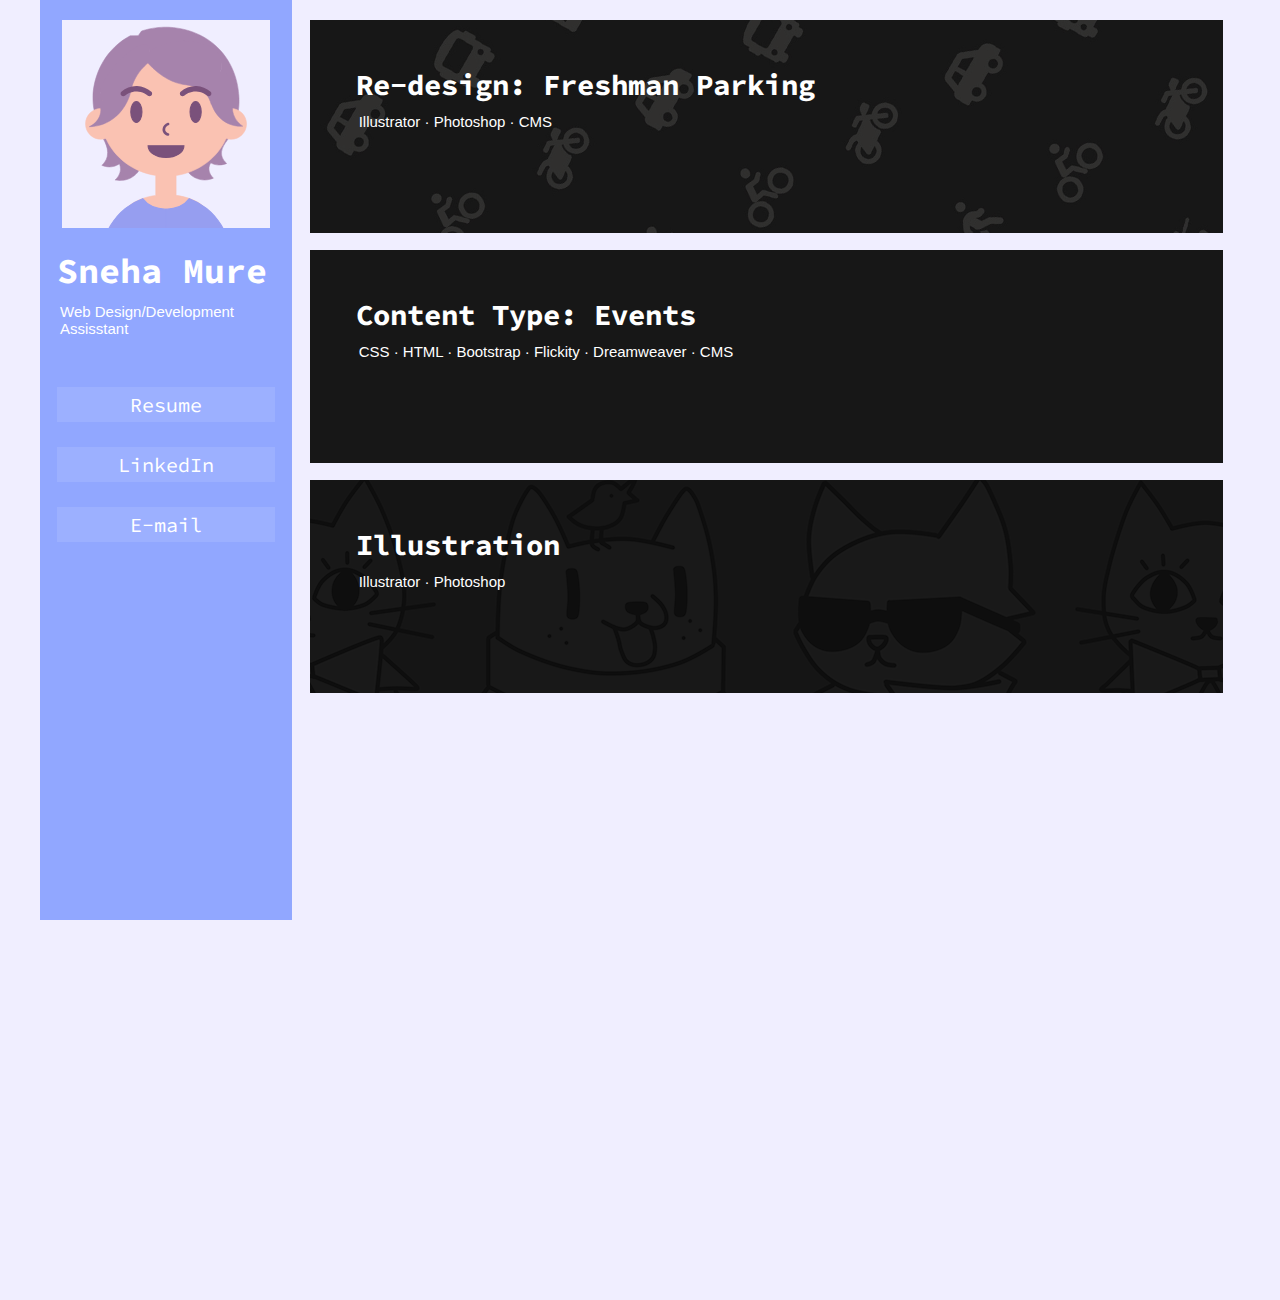
<file: index.html>
<!doctype html>
<html lang="en">
<head>
  <meta charset="utf-8">
  <meta content="width=device-width, initial-scale=1" name="viewport" />
  <title>Sneha Mure</title>
  <link rel="stylesheet" href="style.css">
  <link href="https://fonts.googleapis.com/css2?family=Source+Code+Pro&display=swap" rel="stylesheet">
</head>

<body>
  <div class="container">
  <!-- Navigation -->
    <div class="intro">
      <a href="index.html">
        <img class="intro-image" src="files/intro.svg" alt="Profile Picture">
      </a>
      <h1>Sneha Mure</h1>
      <h3> Web Design/Development Assisstant</h2>
      <div id="desktopLinks">
        <a class="navDesktopLinks" href="files/mures_resume.pdf" target="blank">Resume<a>
        <a class="navDesktopLinks" href="https://www.linkedin.com/in/sneha-mure-997433122/" target="blank">LinkedIn<a>
        <a class="navDesktopLinks" href="mailto:mures@vcu.edu" target="blank">E-mail<a>
      </div>
    </div>
      <div id="hamburger-container">
        <div class="hamburger-menu">
          <div class="bar top"></div>
          <div class="bar middle"></div>
          <div class="bar bottom"></div>
        </div> <!-- hamburger -->
      </div> <!--hamburger container-->
      <div id="myLinks">
        <a class="navLinks" href="files/mures_resume.pdf" target="blank">Resume<a>
        <a class="navLinks" href="https://www.linkedin.com/in/sneha-mure-997433122/" target="blank">LinkedIn<a>
        <a class="navLinks" href="mailto:mures@vcu.edu" target="blank">E-mail<a>
      </div>
      <a href="javascript:void(0);" id="hamburger-container" class="hamburger-menu bar" onclick="myFunction()"></a>
  <!-- END Navigation -->

  <!-- PROJECTS -->
    <a style="display:block" href="parking.html">
      <div class="projects parking">
        <div class="opacity">
          <div class="project-heading">
            <h2>Re-design: Freshman Parking</h2>
            <h3>Illustrator &#183; Photoshop &#183; CMS</h3>
          </div>
        </div>
      </div>
    </a>

    <a style="display:block" href="events.html">
      <div class="projects events">
        <div class="opacity">
          <div class="project-heading">
            <h2>Content Type: Events</h2>
            <h3>CSS &#183; HTML &#183; Bootstrap &#183; Flickity &#183; Dreamweaver &#183; CMS</h3>
          </div>
        </div>
      </div>
    </a>

    <a style="display:block" href="illustration.html">
      <div class="projects illustration">
        <div class="opacity">
          <div class="project-heading">
            <h2>Illustration</h2>
            <h3>Illustrator &#183; Photoshop</h3>
          </div>
        </div>
      </div>
    </a>

  <!-- END PROJECTS -->
  <!-- NAVIGATION JS -->
      <script>
      function myFunction() {
        var x = document.getElementById("myLinks");
        if (x.style.display === "block") {
          x.style.display = "none";
        } else {
          x.style.display = "block";
        }
      }
      </script>
  <!-- END NAVIGATION JS -->
  </div>
</body>
<footer>
</footer>
</html>
</file>
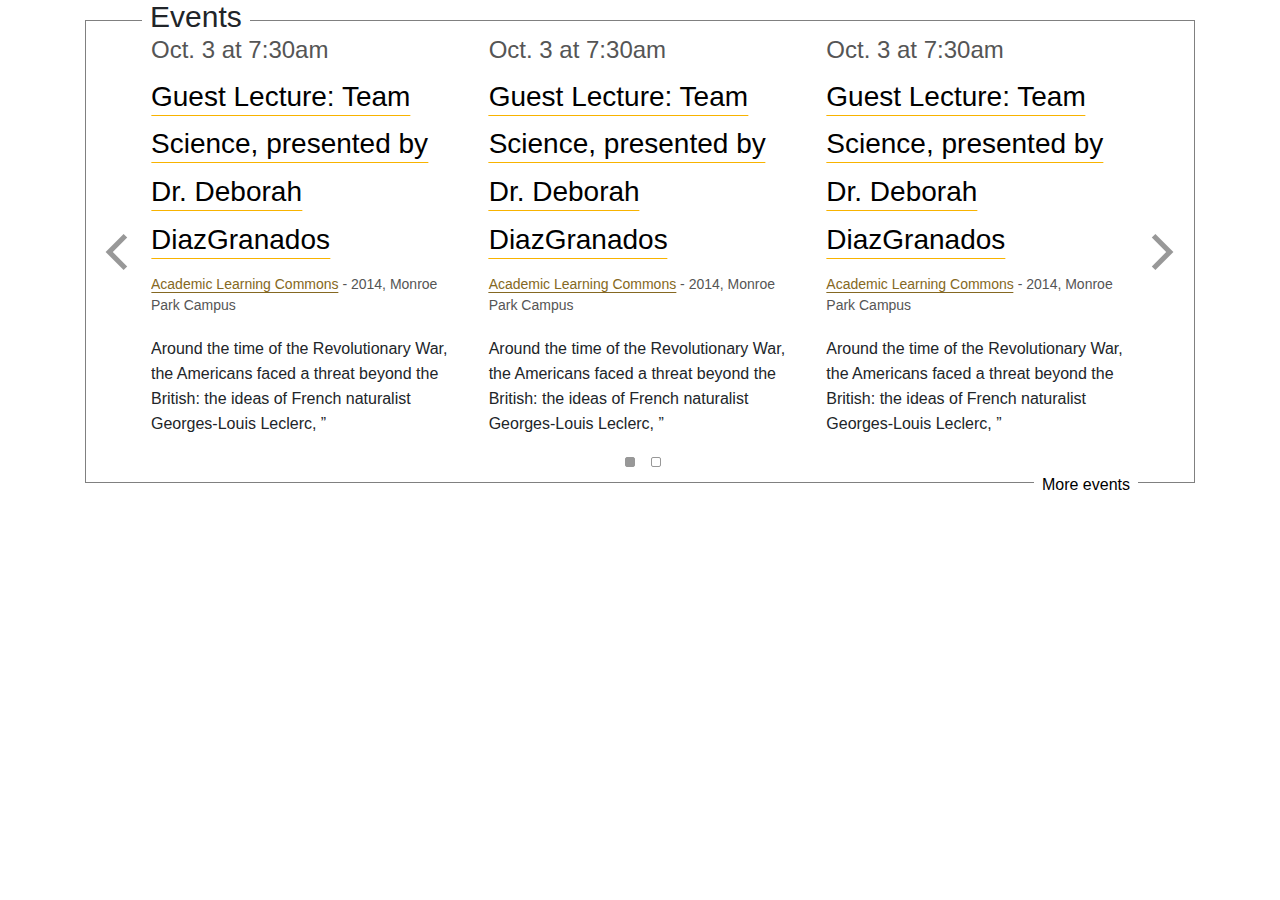
<file: SmallEvents/index.html>
<!doctype html>
<html>
<head>
	<!-- Required meta tags -->
<meta charset="utf-8">
<meta name="viewport" content="width=device-width, initial-scale=1, shrink-to-fit=no">
<!-- Bootstrap CSS -->
<link rel="stylesheet" href="bootstrap.min.css" crossorigin="anonymous">
	<!-- Flickity CSS -->
<link rel="stylesheet" href="flickity.css" media="screen">
	<!-- custom CSS -->
<link rel="stylesheet" href="index.css" media="screen">
<script src="flickity.pkgd.min.js"></script>
<title>V1 Small Events</title>
</head>

<body>
<div class="container">
<div class="events-hdr">
	<h2>Events</h2>
</div>
	
<!-- Flickity HTML init -->
<div class="events-border">
	<div class="events-space">
		<div class="carousel"  data-flickity='{ "groupCells": true, "wrapAround": true, "cellAlign": "left"}'> <!--"cellAlign": "center"--> 
			
			<div class="carousel-cell">
			 <div class="date"><h4>Oct. 3 at 7:30am</h4></div>
				<div class="title">
					<h3><a class="titleLink" href="#">Guest Lecture: Team Science, presented by Dr. Deborah DiazGranados</a></h3>
				</div>
				<div class = "address">
					<p class="address"><a class="location" href="#">Academic Learning Commons</a> - 2014, Monroe Park Campus</p>
				</div>
				<div class="description"><p>Around the time of the Revolutionary War, the Americans faced a threat beyond the British: the ideas of French naturalist Georges-Louis Leclerc, ”</p></div>
			</div> <!-- carousel-cell -->
			
			<div class="carousel-cell">
			 <div class="date"><h4>Oct. 3 at 7:30am</h4></div>
				<div class="title">
					<h3><a class="titleLink" href="#">Guest Lecture: Team Science, presented by Dr. Deborah DiazGranados</a></h3>
				</div>
				<div class = "address">
					<p class="address"><a class="location" href="#">Academic Learning Commons</a> - 2014, Monroe Park Campus</p>
				</div>
				<div class="description"><p>Around the time of the Revolutionary War, the Americans faced a threat beyond the British: the ideas of French naturalist Georges-Louis Leclerc, ”</p></div>
			</div> <!-- carousel-cell -->
			
			<div class="carousel-cell">
			 <div class="date"><h4>Oct. 3 at 7:30am</h4></div>
				<div class="title">
					<h3><a class="titleLink" href="#">Guest Lecture: Team Science, presented by Dr. Deborah DiazGranados</a></h3>
				</div>
				<div class = "address">
					<p class="address"><a class="location" href="#">Academic Learning Commons</a> - 2014, Monroe Park Campus</p>
				</div>
				<div class="description"><p>Around the time of the Revolutionary War, the Americans faced a threat beyond the British: the ideas of French naturalist Georges-Louis Leclerc, ”</p></div>
			</div> <!-- carousel-cell -->
			
			<div class="carousel-cell">
			 <div class="date"><h4>Oct. 3 at 7:30am</h4></div>
				<div class="title">
					<h3><a class="titleLink" href="#">Guest Lecture: Team Science, presented by Dr. Deborah DiazGranados</a></h3>
				</div>
				<div class = "address">
					<p class="address"><a class="location" href="#">Academic Learning Commons</a> - 2014, Monroe Park Campus</p>
				</div>
				<div class="description"><p>Around the time of the Revolutionary War, the Americans faced a threat beyond the British: the ideas of French naturalist Georges-Louis Leclerc, ”</p></div>
			</div> <!-- carousel-cell -->
			
			
		</div> <!-- carousel --> 
	</div> <!-- events space -->
</div> <!-- events-border -->

<div id="event-more"><a href="#" target="_blank">More events</a></div>
	
	<!-- purpsoe for more events if Eveents has same link? -->
</div><!--container --> 
	
</body>

</html>

<!-- breakpoint, 1 2 3 and spacing for more events -->
</file>
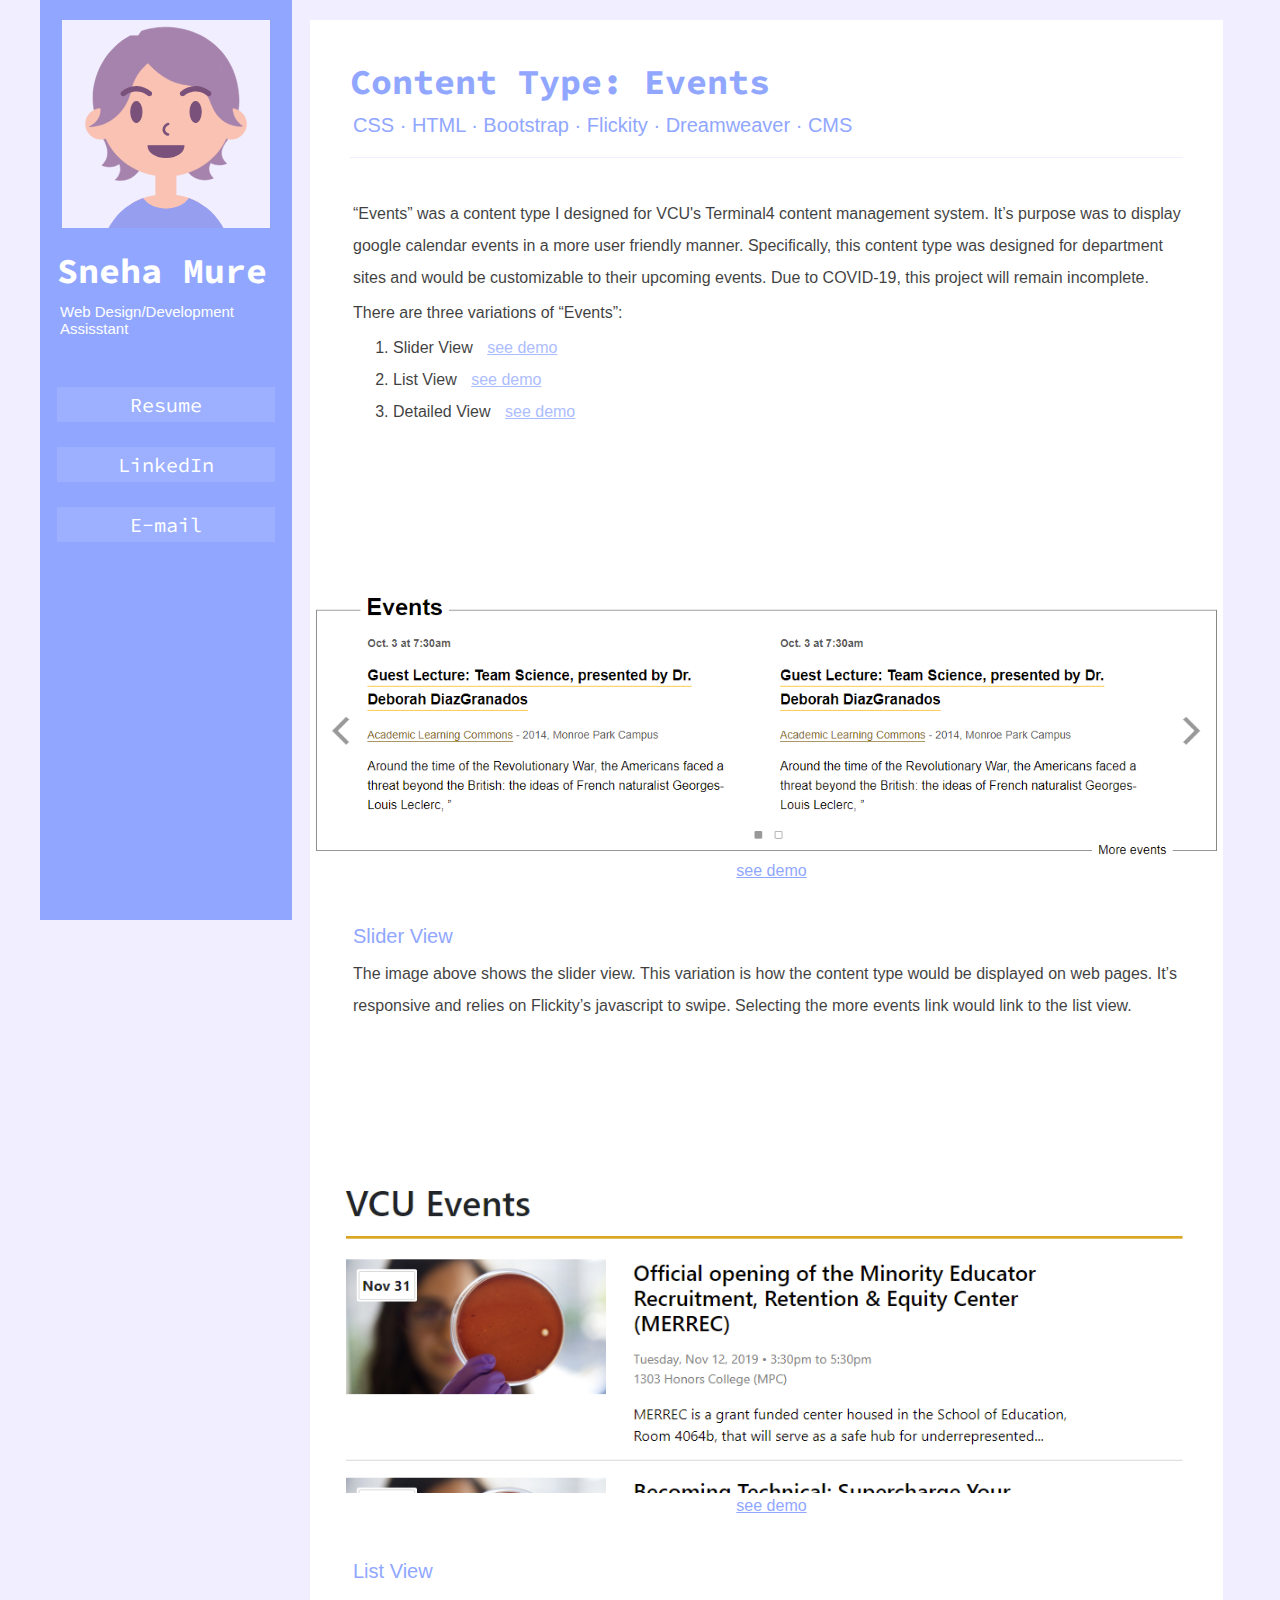
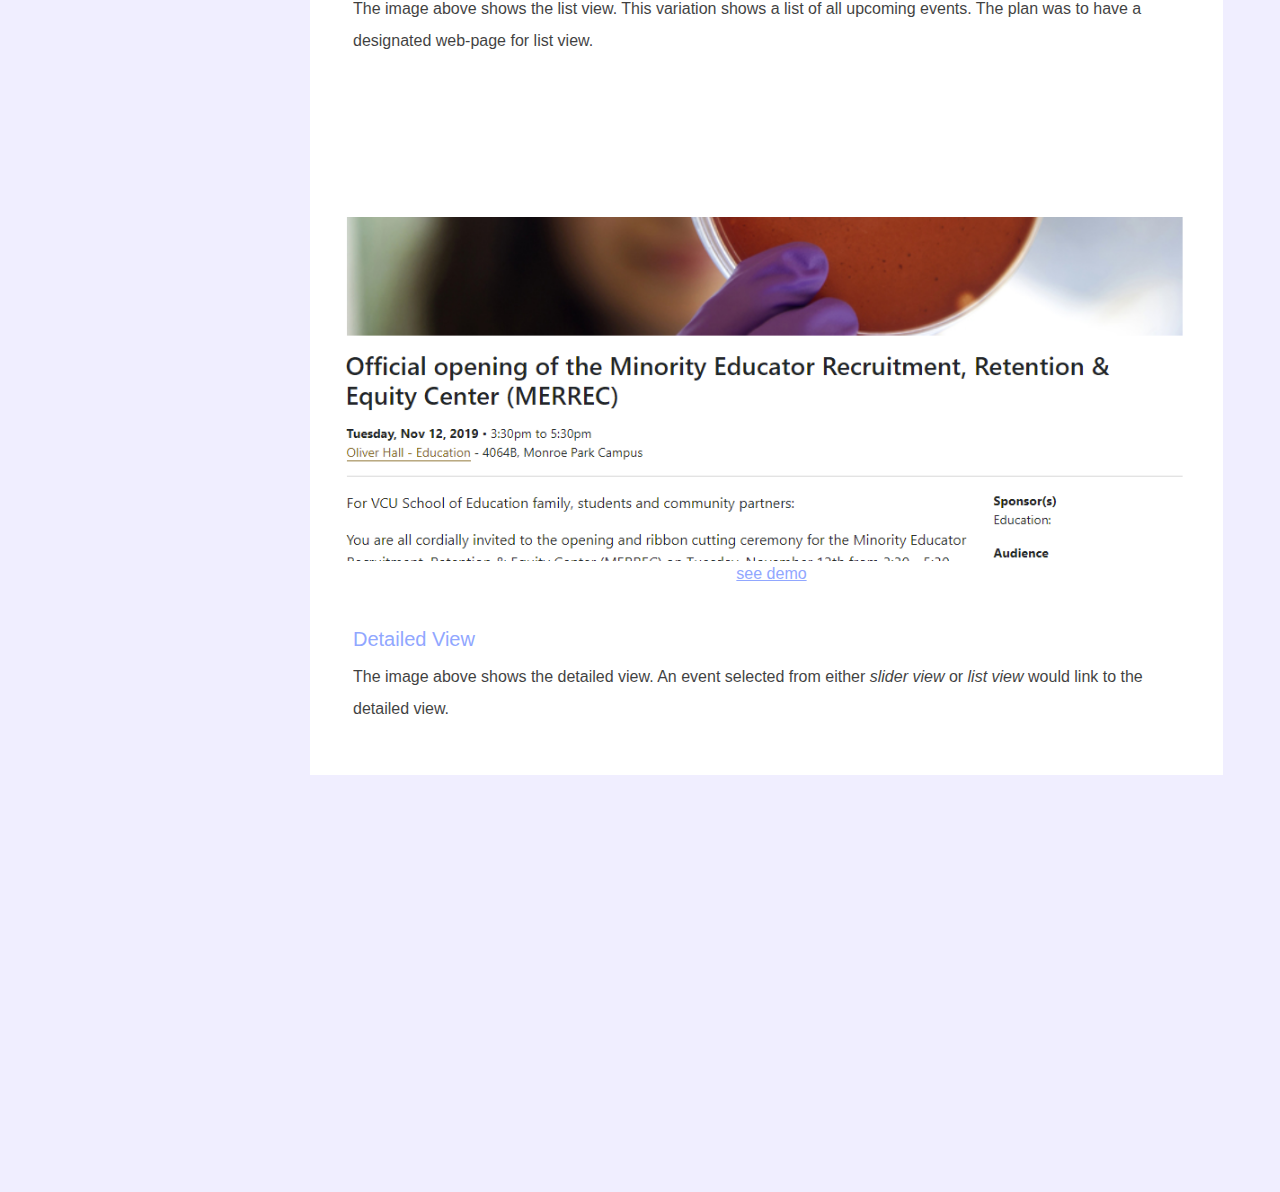
<file: events.html>
<!doctype html>
<html lang="en">
<head>
  <meta charset="utf-8">
  <meta content="width=device-width, initial-scale=1" name="viewport" />
  <title>Sneha Mure</title>
  <link rel="stylesheet" href="style.css">
  <link href="https://fonts.googleapis.com/css2?family=Source+Code+Pro&display=swap" rel="stylesheet">
</head>

<body>
  <div class="container">
  <!-- Navigation -->
    <div class="intro">
      <a href="index.html">
        <img class="intro-image" src="files/intro.svg" alt="Profile Picture">
      </a>
      <h1>Sneha Mure</h1>
      <h3> Web Design/Development Assisstant</h3>
      <div id="desktopLinks">
        <a class="navDesktopLinks" href="files/mures_resume.pdf" target="blank">Resume<a>
        <a class="navDesktopLinks" href="https://www.linkedin.com/in/sneha-mure-997433122/" target="blank">LinkedIn<a>
        <a class="navDesktopLinks" href="mailto:mures@vcu.edu" target="blank">E-mail<a>
      </div>
    </div>
      <div id="hamburger-container">
        <div class="hamburger-menu">
          <div class="bar top"></div>
          <div class="bar middle"></div>
          <div class="bar bottom"></div>
        </div> <!-- hamburger -->
      </div> <!--hamburger container-->
      <div id="myLinks">
        <a class="navLinks" href="files/mures_resume.pdf" target="blank">Resume<a>
        <a class="navLinks" href="https://www.linkedin.com/in/sneha-mure-997433122/" target="blank">LinkedIn<a>
        <a class="navLinks" href="mailto:mures@vcu.edu" target="blank">E-mail<a>
      </div>
      <a href="javascript:void(0);" id="hamburger-container" class="hamburger-menu bar" onclick="myFunction()"></a>
  <!-- END Navigation -->

  <!-- PARKING: PROJECT ARTICLE -->
      <div class="project-article">
        <div class="project-article-title">
          <h1 class="project-article-text">Content Type: Events</h1>
          <h3 style="font-size:20px">CSS &#183; HTML &#183; Bootstrap &#183; Flickity &#183; Dreamweaver &#183; CMS</h3>
        </div>
        <p class="project-article-text">“Events” was a content type I designed for VCU's Terminal4 content management system. It’s purpose was to display google calendar events in a more user friendly manner. Specifically, this content type was designed for department sites and would be customizable to their upcoming events. Due to COVID-19, this project will remain incomplete.</p>
        <p>There are three variations of “Events”:</p>
          <ol>
            <li>Slider View
              <a class="project-article-links" href="files/events/smallevents/index.html" target="blank">see demo</a>
            </li>
            <li>List View
              <a class="project-article-links" href="files/events/mediumevents/index.html" target="blank">see demo</a>
            </li>
            <li>Detailed View
              <a class="project-article-links" href="files/events/expandedevents/index.html" target="blank">see demo</a>
            </li>
          </ol>
        <div class="project-article-image-frame">
          <img class="project-article-image" src="files/events/slider.png" alt="">
          <a class="project-article-links" href="files/events/smallevents/index.html" target="blank">see demo</a>
        </div>
        <h3 class="project-article-text">Slider View</h3>
        <p class="project-article-text">The image above shows the slider view. This variation is how the content type would be displayed on web pages.
          It’s responsive and relies on Flickity’s javascript to swipe. Selecting the more events link would link to the list view. </p>
        <div class="project-article-image-frame">
          <img class="project-article-image" src="files/events/list.png" alt="">
          <a class="project-article-links" href="files/events/mediumevents/index.html" target="blank">see demo</a>
        </div>
        <h3 class="project-article-text">List View</h3>
        <p class="project-article-text">The image above shows the list view. This variation shows a list of all upcoming events. The plan was to have a designated web-page for list view.</p>
        <div class="project-article-image-frame">
          <img class="project-article-image" src="files/events/detailed.png" alt="">
          <a class="project-article-links" href="files/events/expandedevents/index.html" target="blank">see demo</a>
        </div>
        <h3 class="project-article-text">Detailed View</h3>
        <p class="project-article-text">The image above shows the detailed view. An event selected from either <i>slider view</i> or <i>list view</i> would link to the detailed view.</p>
      </div>
    </div><!--container-->


  <!-- END PARKING: PROJECT ARTICLE -->
  <!-- NAVIGATION JS -->
      <script>
      function myFunction() {
        var x = document.getElementById("myLinks");
        if (x.style.display === "block") {
          x.style.display = "none";
        } else {
          x.style.display = "block";
        }
      }
      </script>
  <!-- END NAVIGATION JS -->
  </div>
</body>
<footer>
</footer>
</html>
</file>
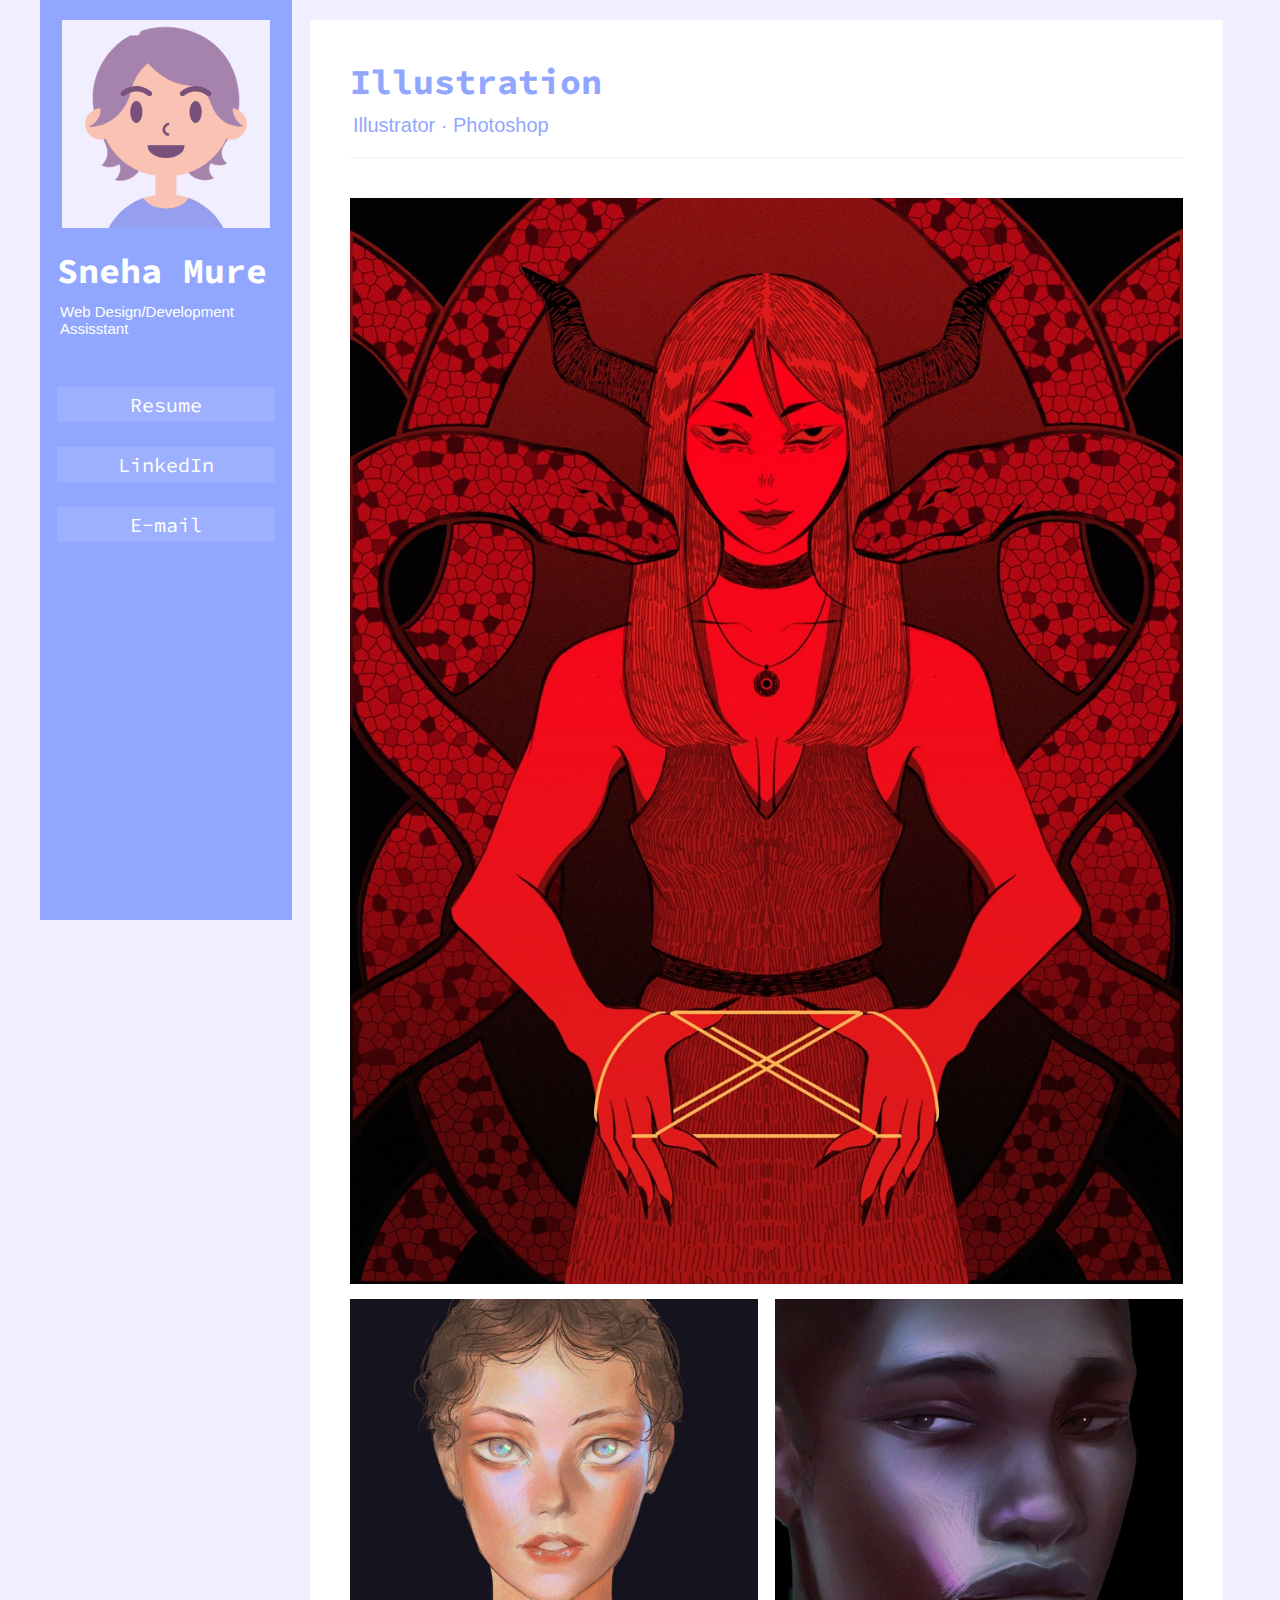
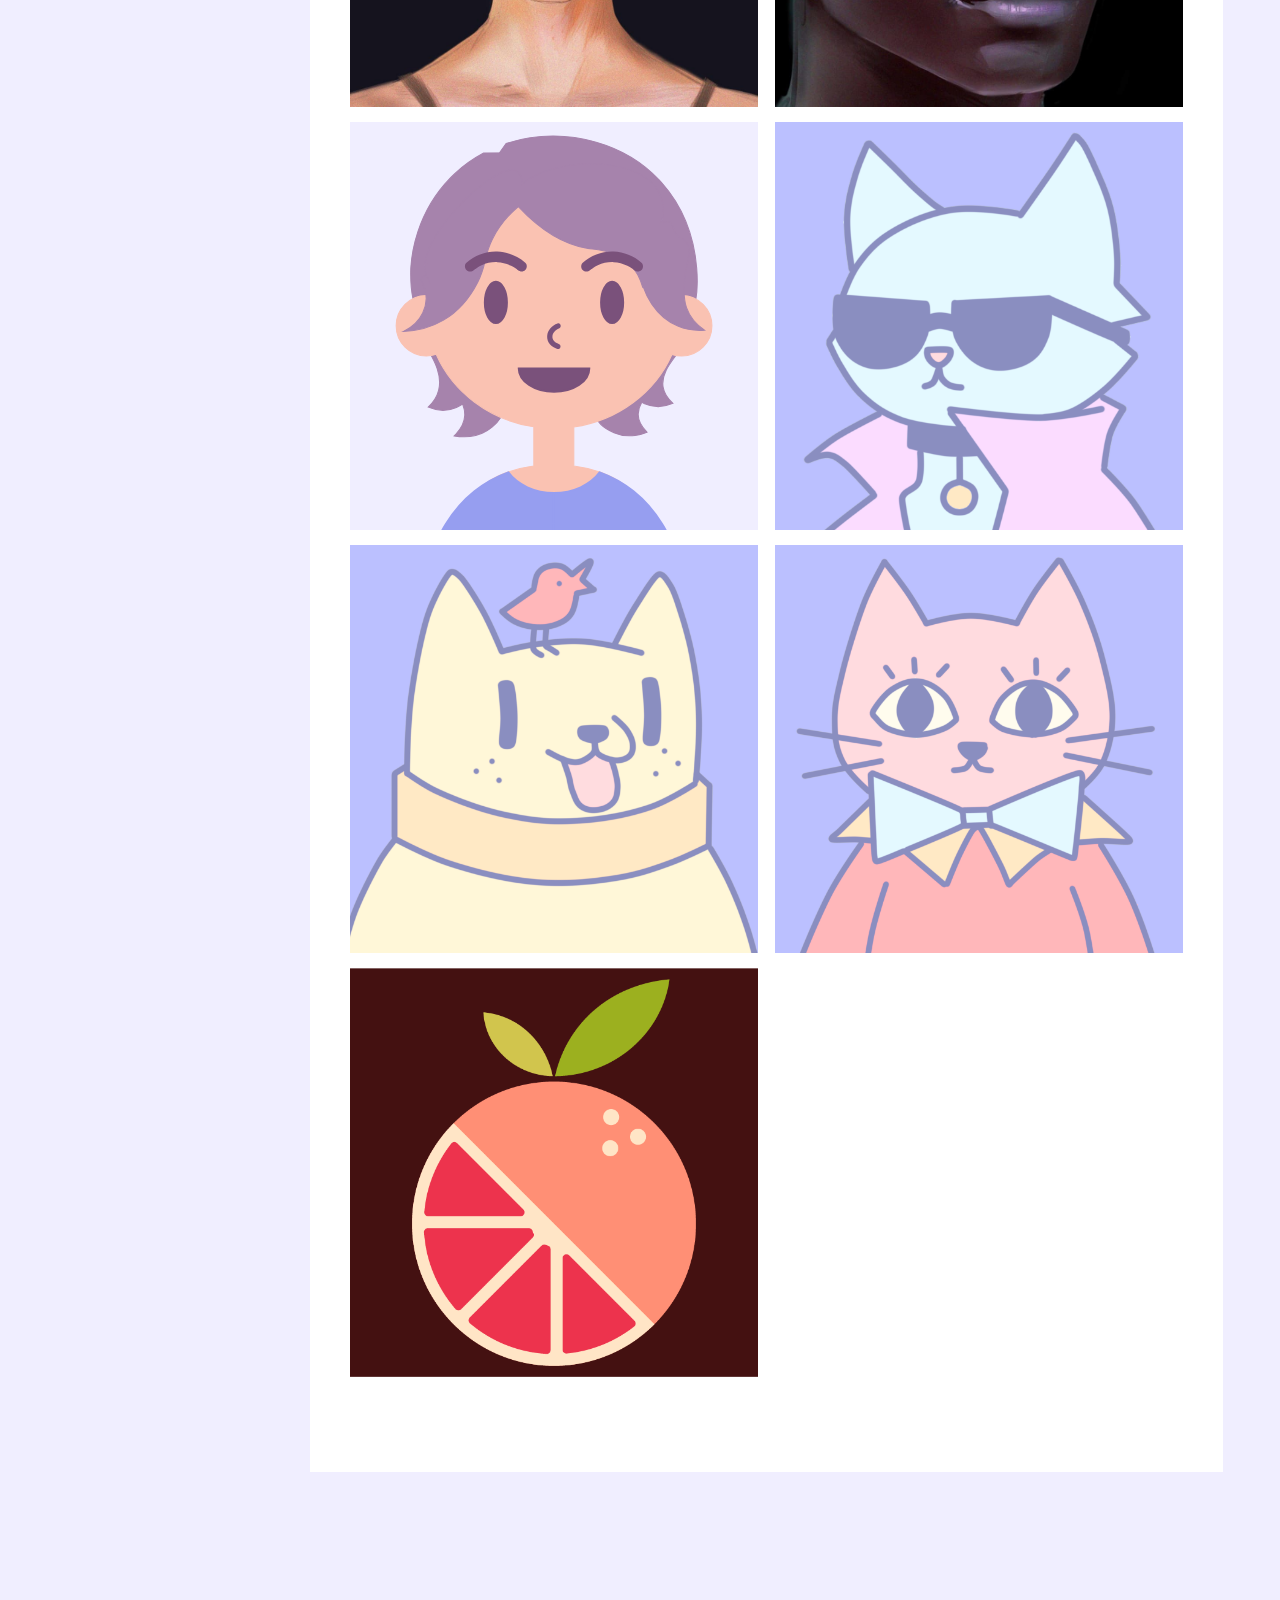
<file: illustration.html>
<!doctype html>
<html lang="en">
<head>
  <meta charset="utf-8">
  <meta content="width=device-width, initial-scale=1" name="viewport" />
  <title>Sneha Mure</title>
  <link rel="stylesheet" href="style.css">
  <link href="https://fonts.googleapis.com/css2?family=Source+Code+Pro&display=swap" rel="stylesheet">
</head>

<body>
  <div class="container">
  <!-- Navigation -->
    <div class="intro">
      <a href="index.html">
        <img class="intro-image" src="files/intro.svg" alt="Profile Picture">
      </a>
      <h1>Sneha Mure</h1>
      <h3> Web Design/Development Assisstant</h3>
      <div id="desktopLinks">
        <a class="navDesktopLinks" href="files/mures_resume.pdf" target="blank">Resume<a>
        <a class="navDesktopLinks" href="https://www.linkedin.com/in/sneha-mure-997433122/" target="blank">LinkedIn<a>
        <a class="navDesktopLinks" href="mailto:mures@vcu.edu" target="blank">E-mail<a>
      </div>
    </div>
      <div id="hamburger-container">
        <div class="hamburger-menu">
          <div class="bar top"></div>
          <div class="bar middle"></div>
          <div class="bar bottom"></div>
        </div> <!-- hamburger -->
      </div> <!--hamburger container-->
      <div id="myLinks">
        <a class="navLinks" href="files/mures_resume.pdf" target="blank">Resume<a>
        <a class="navLinks" href="https://www.linkedin.com/in/sneha-mure-997433122/" target="blank">LinkedIn<a>
        <a class="navLinks" href="mailto:mures@vcu.edu" target="blank">E-mail<a>
      </div>
      <a href="javascript:void(0);" id="hamburger-container" class="hamburger-menu bar" onclick="myFunction()"></a>
  <!-- END Navigation -->

  <!-- PARKING: PROJECT ARTICLE -->
      <div class="project-article">
        <div class="project-article-title">
          <h1 class="project-article-text">Illustration</h1>
          <h3 style="font-size:20px">Illustrator &#183; Photoshop</h3>
        </div>
        <!--<div class="project-article-image-frame">
          <img class="project-article-image" src="files/freshmanparking/992.png" alt="">
        </div>-->

        <!--START gallery 2-->
        <div class="">
            <img src="files/illustration/bullgirlopt.jpg" style="width:100%; margin:0px 0px 1.3% 0px;" class="" alt="">
            <img src="files/illustration/femaleportrait.jpg" class="gallery-img" alt="">
            <img src="files/illustration/maleportrait.jpg" class="gallery-img gallery-img-float" alt="">
        </div><!--gallery-->
        <!--<h1 class="project-article-text" style="margin-bottom:20px">Vector Art</h1>-->
        <!--START gallery 1-->
        <div class="gallery">
            <img style="background-color:var(--background)" src="files/illustration/intro.svg" class="gallery-img" alt="">
            <img src="files/illustration/bluecat.png" class="gallery-img gallery-img-float" alt="">
            <img src="files/illustration/dog.png" class="gallery-img" alt="">
            <img src="files/illustration/redcat.png" class="gallery-img gallery-img-float" alt="">
            <img src="files/illustration/grapefruit.png" class="gallery-img" alt="">
        </div><!--gallery-->


      </div class="gallery"><!--project-article-->

  <!-- END PARKING: PROJECT ARTICLE -->
  <!-- NAVIGATION JS -->
      <script>
      function myFunction() {
        var x = document.getElementById("myLinks");
        if (x.style.display === "block") {
          x.style.display = "none";
        } else {
          x.style.display = "block";
        }
      }
      </script>
  <!-- END NAVIGATION JS -->
  </div><!--container-->
</body>
<footer>
</footer>
</html>
</file>
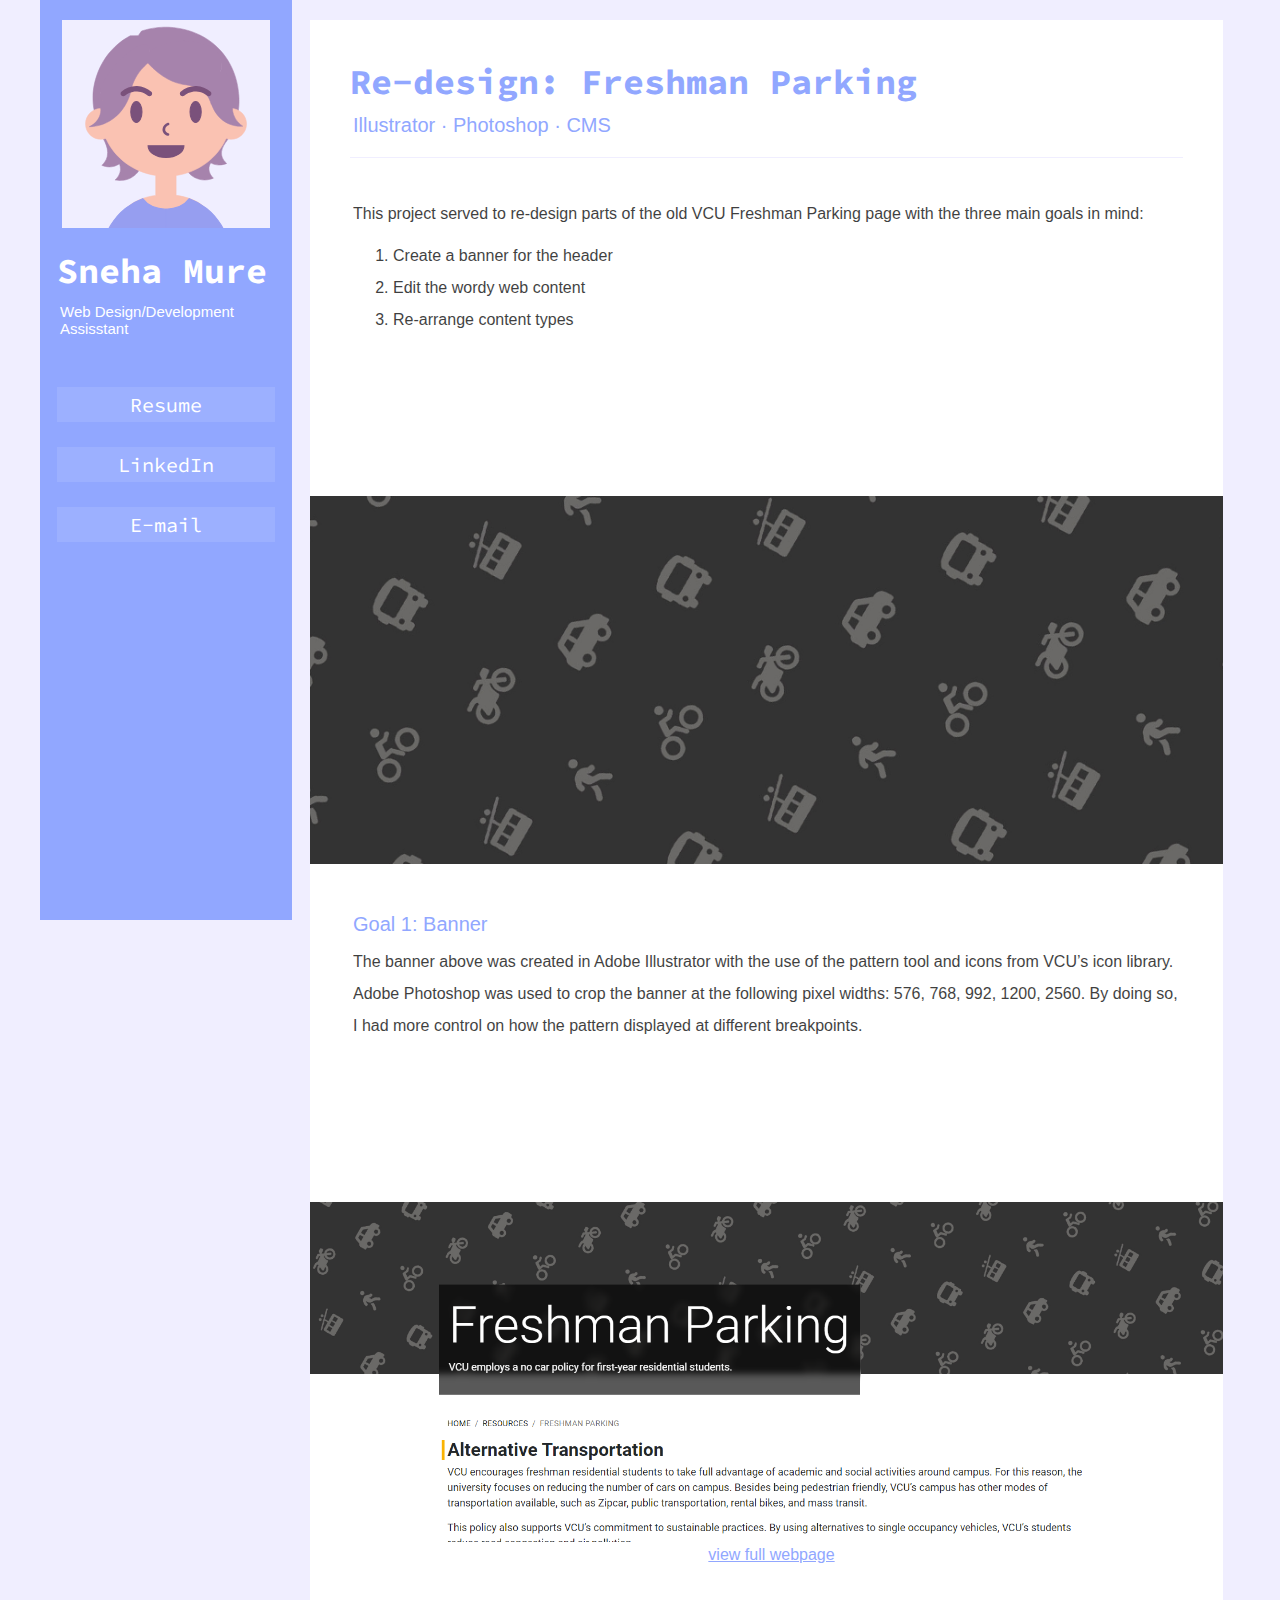
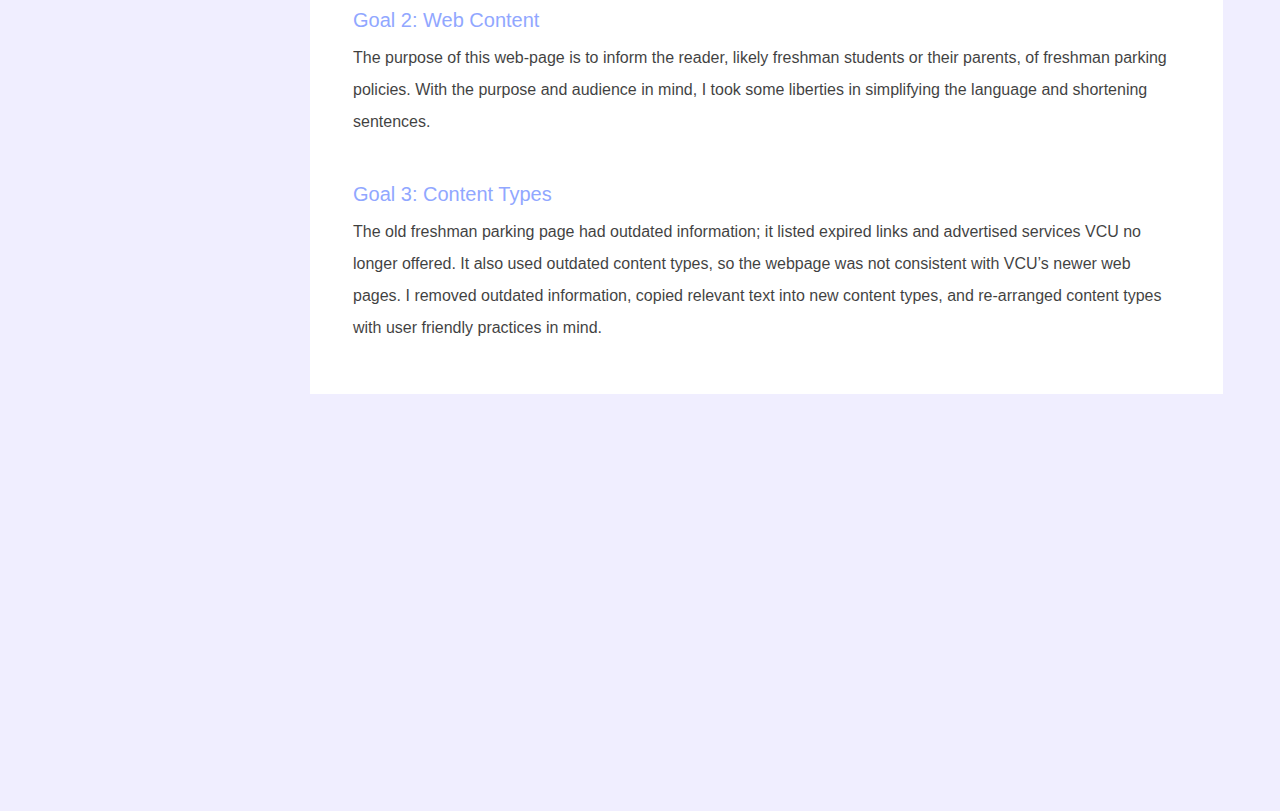
<file: parking.html>
<!doctype html>
<html lang="en">
<head>
  <meta charset="utf-8">
  <meta content="width=device-width, initial-scale=1" name="viewport" />
  <title>Sneha Mure</title>
  <link rel="stylesheet" href="style.css">
  <link href="https://fonts.googleapis.com/css2?family=Source+Code+Pro&display=swap" rel="stylesheet">
</head>

<body>
  <div class="container">
  <!-- Navigation -->
    <div class="intro">
      <a href="index.html">
        <img class="intro-image" src="files/intro.svg" alt="Profile Picture">
      </a>
      <h1>Sneha Mure</h1>
      <h3> Web Design/Development Assisstant</h3>
      <div id="desktopLinks">
        <a class="navDesktopLinks" href="files/mures_resume.pdf" target="blank">Resume<a>
        <a class="navDesktopLinks" href="https://www.linkedin.com/in/sneha-mure-997433122/" target="blank">LinkedIn<a>
        <a class="navDesktopLinks" href="mailto:mures@vcu.edu" target="blank">E-mail<a>
      </div>
    </div>
      <div id="hamburger-container">
        <div class="hamburger-menu">
          <div class="bar top"></div>
          <div class="bar middle"></div>
          <div class="bar bottom"></div>
        </div> <!-- hamburger -->
      </div> <!--hamburger container-->
      <div id="myLinks">
        <a class="navLinks" href="files/mures_resume.pdf" target="blank">Resume<a>
        <a class="navLinks" href="https://www.linkedin.com/in/sneha-mure-997433122/" target="blank">LinkedIn<a>
        <a class="navLinks" href="mailto:mures@vcu.edu" target="blank">E-mail<a>
      </div>
      <a href="javascript:void(0);" id="hamburger-container" class="hamburger-menu bar" onclick="myFunction()"></a>
  <!-- END Navigation -->

  <!-- PARKING: PROJECT ARTICLE -->
      <div class="project-article">
        <div class="project-article-title">
          <h1 class="project-article-text">Re-design: Freshman Parking</h1>
          <h3 style="font-size:20px">Illustrator &#183; Photoshop &#183; CMS</h3>
        </div>
        <p class="project-article-text">This project served to re-design parts of the old VCU Freshman Parking page with the three main goals in mind:</p>
          <ol>
            <li>Create a banner for the header</li>
            <li>Edit the wordy web content </li>
            <li>Re-arrange content types </li>
          </ol>
        <div class="project-article-image-frame">
          <img class="project-article-image" src="files/freshmanparking/992.png" alt="">
        </div>
        <h3 class="project-article-text">Goal 1: Banner</h3>
        <p class="project-article-text">The banner above was created in Adobe Illustrator with the use of the pattern tool and icons from VCU’s icon library. Adobe Photoshop was used to crop
          the banner at the following pixel widths: 576, 768, 992, 1200, 2560. By doing so, I had more control on how the pattern displayed at different breakpoints.
        </p>
        <div class="project-article-image-frame">
          <img class="project-article-image" src="files/freshmanparking/freshmanparkingpage.png" alt="">
          <a class="project-article-links" href="files/freshmanparking/freshmanparkingpage.pdf" target="blank"> view full webpage </a>
        </div>
        <h3 class="project-article-text">Goal 2: Web Content</h3>
        <p class="project-article-text">The purpose of this web-page is to inform the reader, likely freshman students or their parents, of freshman parking policies. With the purpose and audience in mind,
          I took some liberties in simplifying the language and shortening sentences.
        </p>
        <h3 class="project-article-text">Goal 3: Content Types</h3>
        <p class="project-article-text">The old freshman parking page had outdated information; it listed expired links and advertised services VCU no longer offered. It also used outdated content types,
          so the webpage was not consistent with VCU’s newer web pages. I removed outdated information, copied relevant text into new content types, and re-arranged content types with
          user friendly practices in mind.
        </p>
      </div>
    </div><!--container-->

  <!-- END PARKING: PROJECT ARTICLE -->
  <!-- NAVIGATION JS -->
      <script>
      function myFunction() {
        var x = document.getElementById("myLinks");
        if (x.style.display === "block") {
          x.style.display = "none";
        } else {
          x.style.display = "block";
        }
      }
      </script>
  <!-- END NAVIGATION JS -->
  </div>
</body>
<footer>
</footer>
</html>
</file>
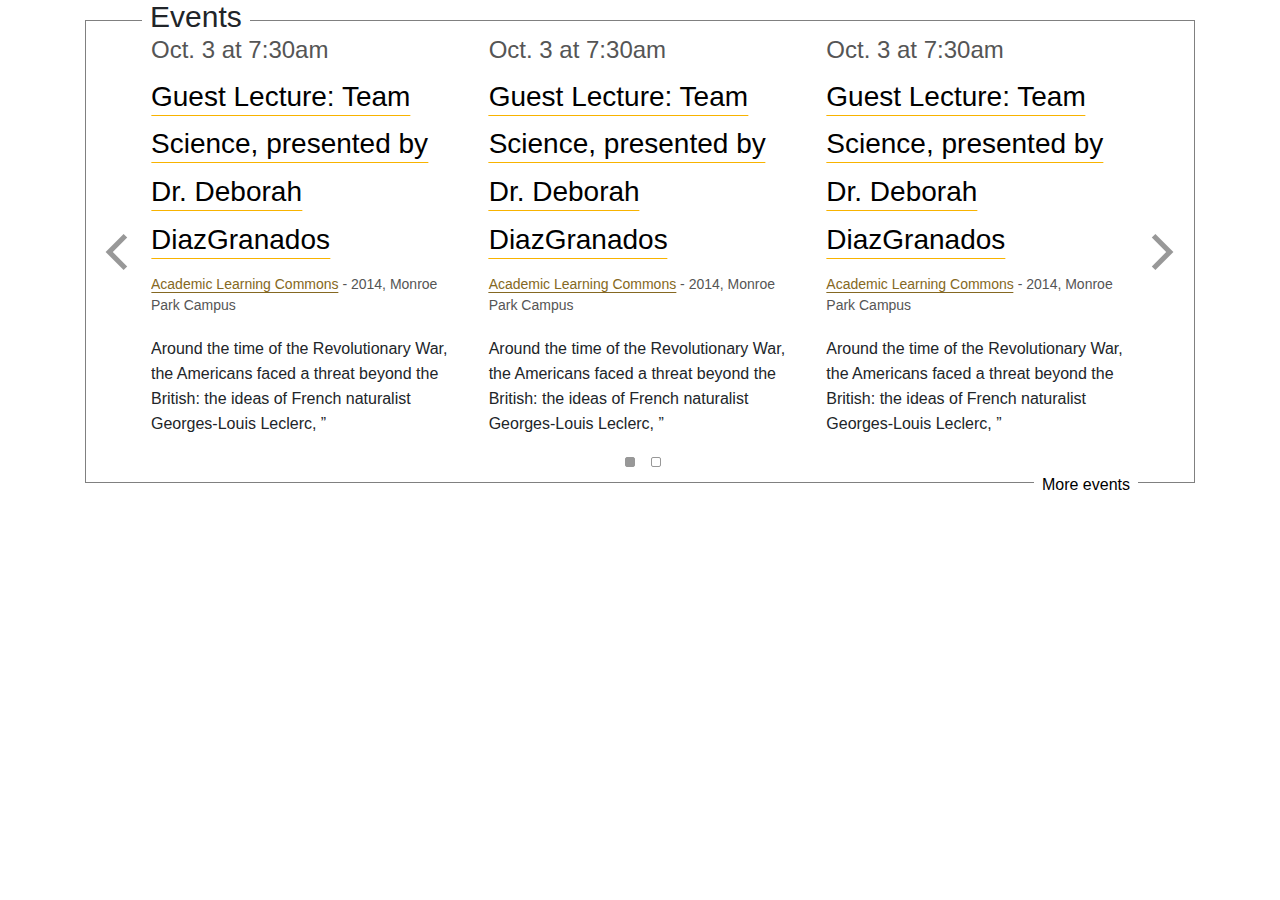
<file: SmallEvents/smallEvents.html>
<!doctype html>
<html>
<head>
	<!-- Required meta tags -->
<meta charset="utf-8">
<meta name="viewport" content="width=device-width, initial-scale=1, shrink-to-fit=no">
<!-- Bootstrap CSS -->
<link rel="stylesheet" href="bootstrap.min.css" crossorigin="anonymous">
	<!-- Flickity CSS -->
<link rel="stylesheet" href="flickity.css" media="screen">
	<!-- custom CSS -->
<link rel="stylesheet" href="index.css" media="screen">
<script src="flickity.pkgd.min.js"></script>
<title>V1 Small Events</title>
</head>

<body>
<div class="container">
<div class="events-hdr">
	<h2>Events</h2>
</div>
	
<!-- Flickity HTML init -->
<div class="events-border">
	<div class="events-space">
		<div class="carousel"  data-flickity='{ "groupCells": true, "wrapAround": true, "cellAlign": "left"}'> <!--"cellAlign": "center"--> 
			
			<div class="carousel-cell">
			 <div class="date"><h4>Oct. 3 at 7:30am</h4></div>
				<div class="title">
					<h3><a class="titleLink" href="#">Guest Lecture: Team Science, presented by Dr. Deborah DiazGranados</a></h3>
				</div>
				<div class = "address">
					<p class="address"><a class="location" href="#">Academic Learning Commons</a> - 2014, Monroe Park Campus</p>
				</div>
				<div class="description"><p>Around the time of the Revolutionary War, the Americans faced a threat beyond the British: the ideas of French naturalist Georges-Louis Leclerc, ”</p></div>
			</div> <!-- carousel-cell -->
			
			<div class="carousel-cell">
			 <div class="date"><h4>Oct. 3 at 7:30am</h4></div>
				<div class="title">
					<h3><a class="titleLink" href="#">Guest Lecture: Team Science, presented by Dr. Deborah DiazGranados</a></h3>
				</div>
				<div class = "address">
					<p class="address"><a class="location" href="#">Academic Learning Commons</a> - 2014, Monroe Park Campus</p>
				</div>
				<div class="description"><p>Around the time of the Revolutionary War, the Americans faced a threat beyond the British: the ideas of French naturalist Georges-Louis Leclerc, ”</p></div>
			</div> <!-- carousel-cell -->
			
			<div class="carousel-cell">
			 <div class="date"><h4>Oct. 3 at 7:30am</h4></div>
				<div class="title">
					<h3><a class="titleLink" href="#">Guest Lecture: Team Science, presented by Dr. Deborah DiazGranados</a></h3>
				</div>
				<div class = "address">
					<p class="address"><a class="location" href="#">Academic Learning Commons</a> - 2014, Monroe Park Campus</p>
				</div>
				<div class="description"><p>Around the time of the Revolutionary War, the Americans faced a threat beyond the British: the ideas of French naturalist Georges-Louis Leclerc, ”</p></div>
			</div> <!-- carousel-cell -->
			
			<div class="carousel-cell">
			 <div class="date"><h4>Oct. 3 at 7:30am</h4></div>
				<div class="title">
					<h3><a class="titleLink" href="#">Guest Lecture: Team Science, presented by Dr. Deborah DiazGranados</a></h3>
				</div>
				<div class = "address">
					<p class="address"><a class="location" href="#">Academic Learning Commons</a> - 2014, Monroe Park Campus</p>
				</div>
				<div class="description"><p>Around the time of the Revolutionary War, the Americans faced a threat beyond the British: the ideas of French naturalist Georges-Louis Leclerc, ”</p></div>
			</div> <!-- carousel-cell -->
			
			
		</div> <!-- carousel --> 
	</div> <!-- events space -->
</div> <!-- events-border -->

<div id="event-more"><a href="#" target="_blank">More events</a></div>
	
	<!-- purpsoe for more events if Eveents has same link? -->
</div><!--container --> 
	  <!-- Optional JavaScript -->
    <!-- jQuery first, then Popper.js, then Bootstrap JS -->
    <script src="https://code.jquery.com/jquery-3.4.1.slim.min.js" integrity="sha384-J6qa4849blE2+poT4WnyKhv5vZF5SrPo0iEjwBvKU7imGFAV0wwj1yYfoRSJoZ+n" crossorigin="anonymous"></script>
    <script src="https://cdn.jsdelivr.net/npm/popper.js@1.16.0/dist/umd/popper.min.js" integrity="sha384-Q6E9RHvbIyZFJoft+2mJbHaEWldlvI9IOYy5n3zV9zzTtmI3UksdQRVvoxMfooAo" crossorigin="anonymous"></script>
    <script src="https://stackpath.bootstrapcdn.com/bootstrap/4.4.1/js/bootstrap.min.js" integrity="sha384-wfSDF2E50Y2D1uUdj0O3uMBJnjuUD4Ih7YwaYd1iqfktj0Uod8GCExl3Og8ifwB6" crossorigin="anonymous"></script>
</body>

</html>

<!-- breakpoint, 1 2 3 and spacing for more events -->
</file>
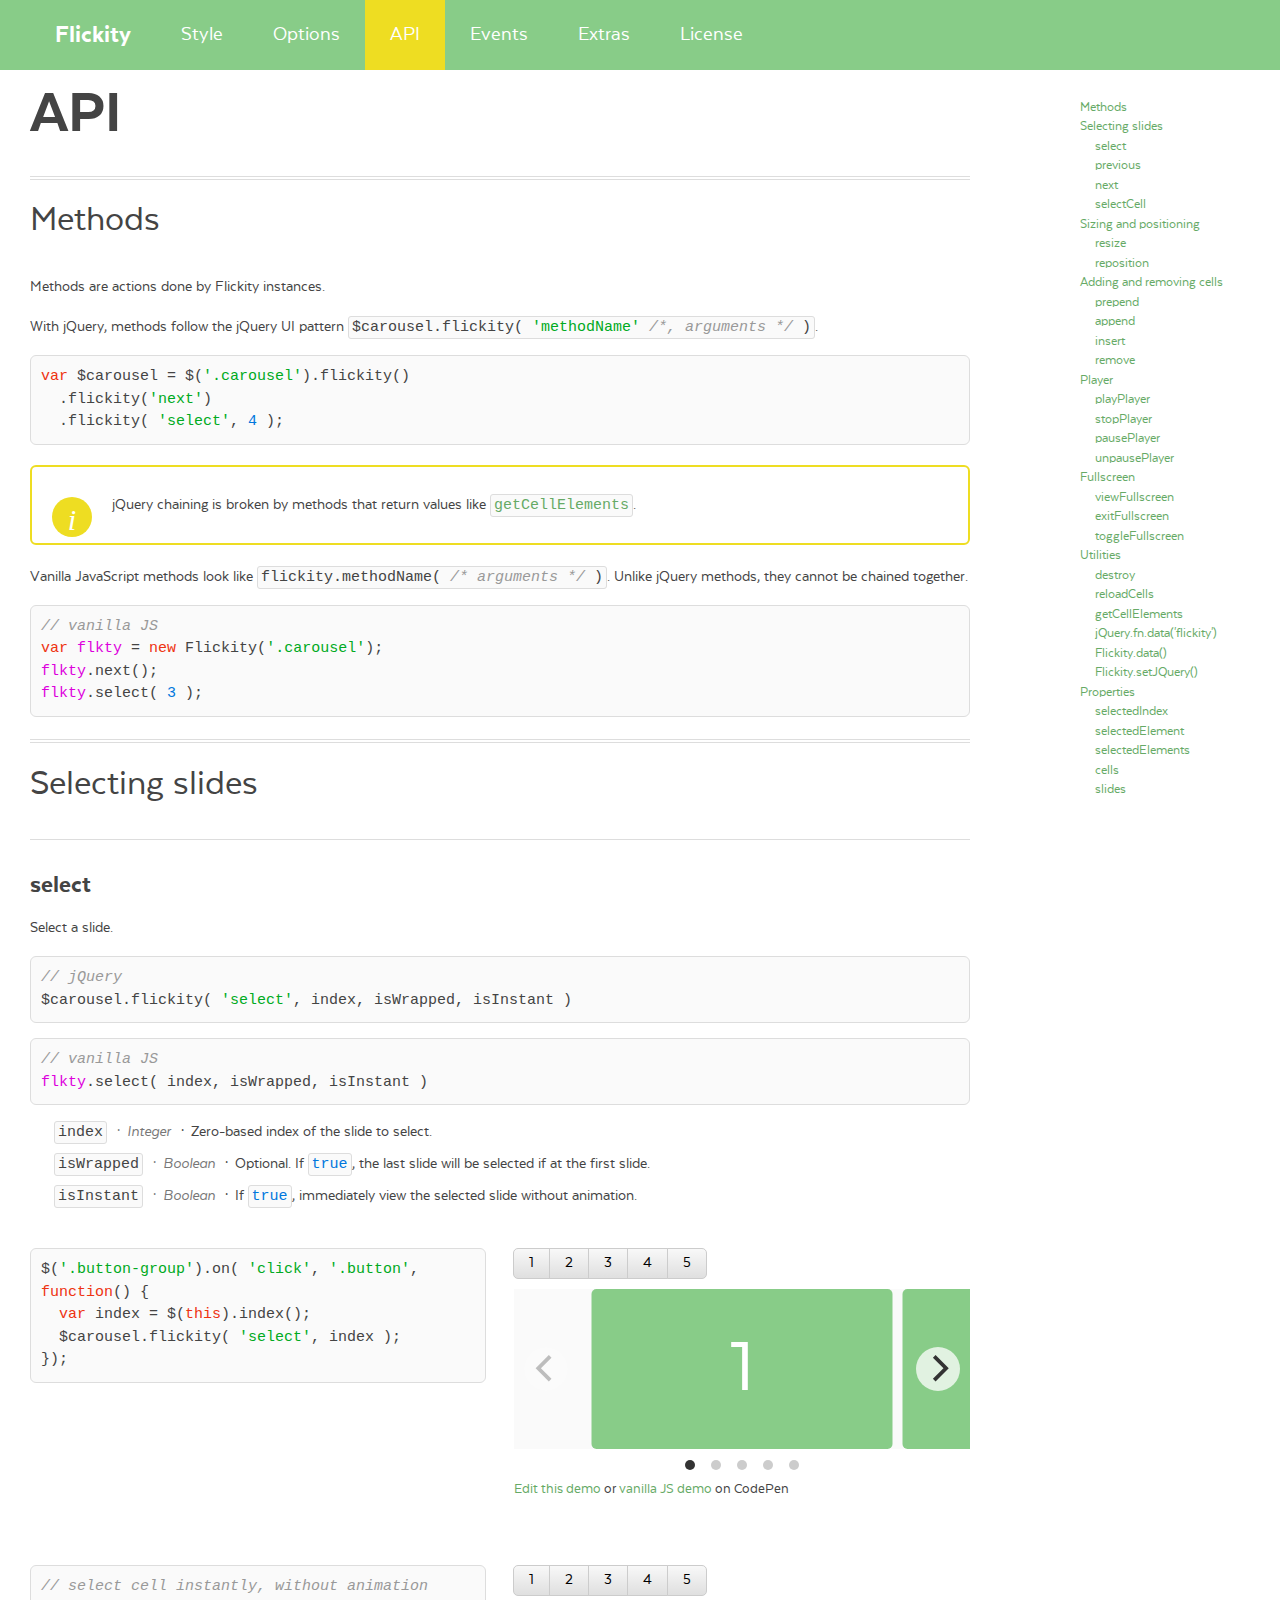
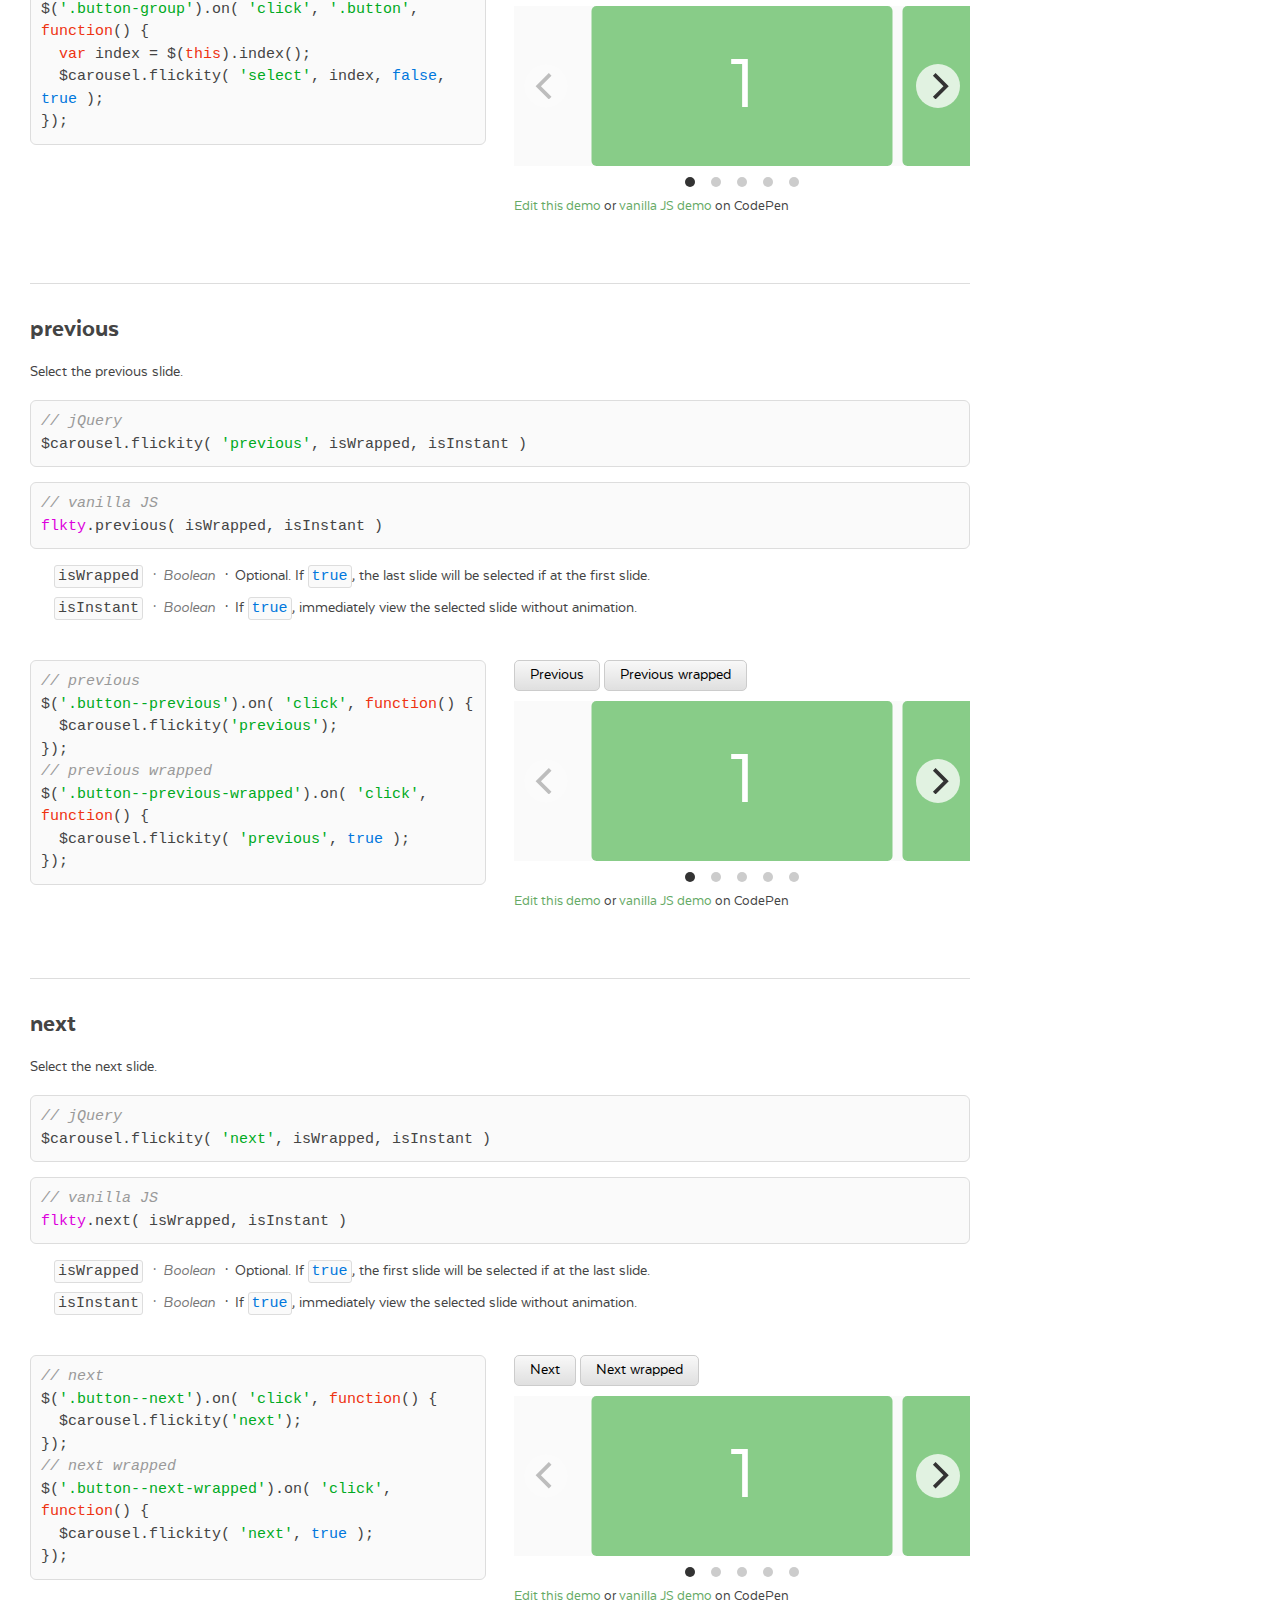
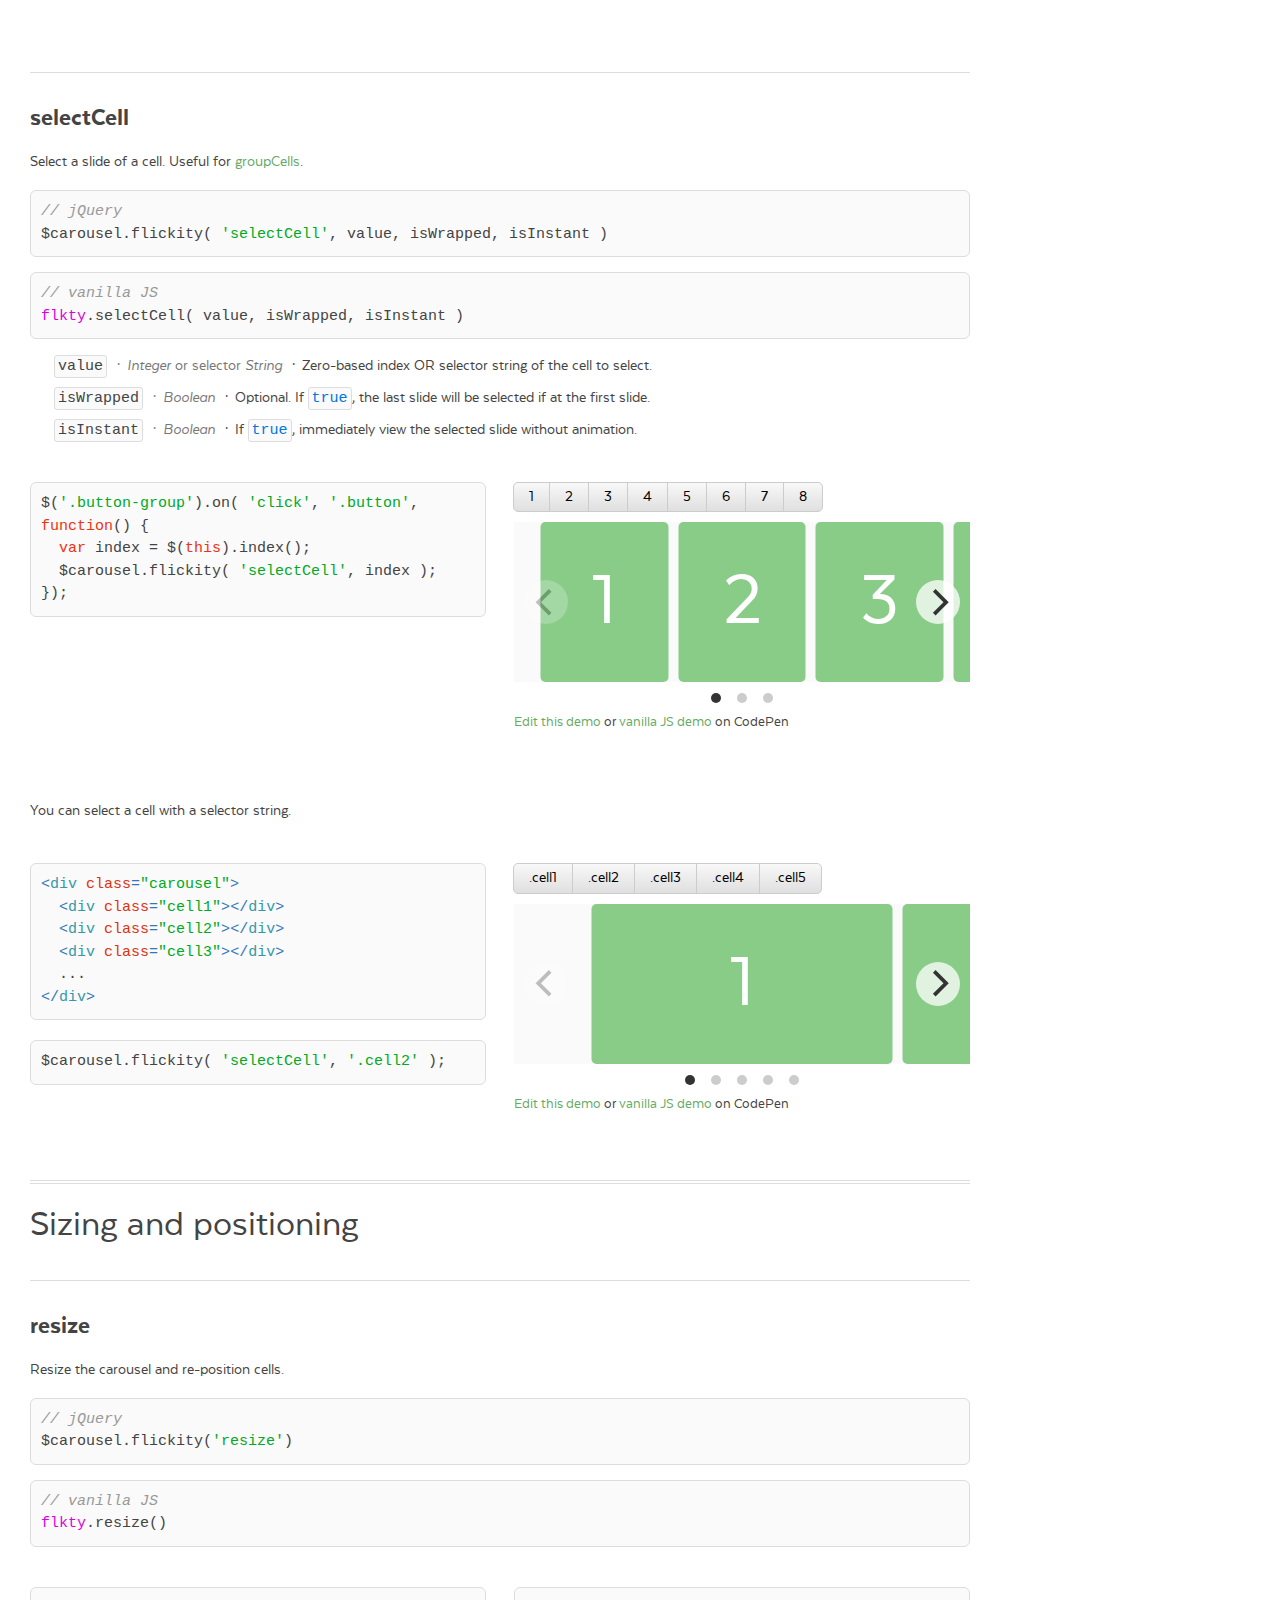
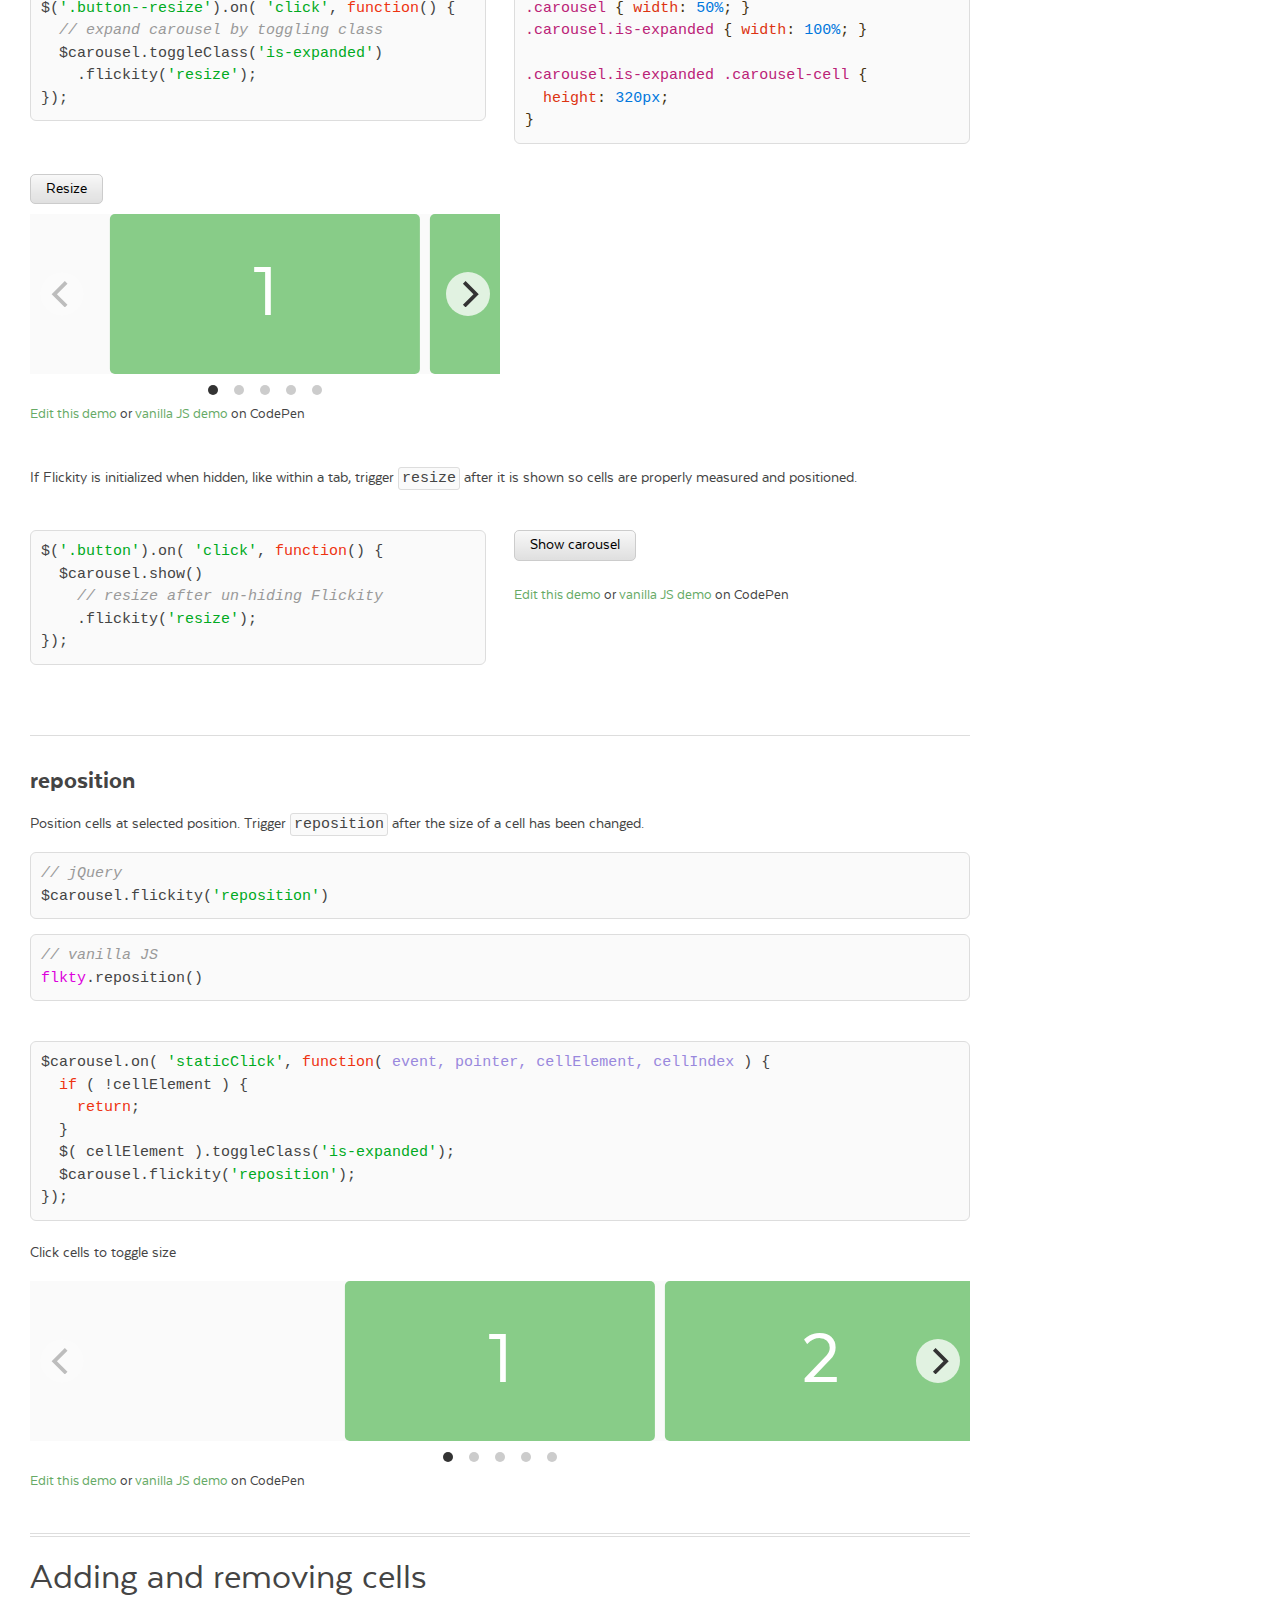
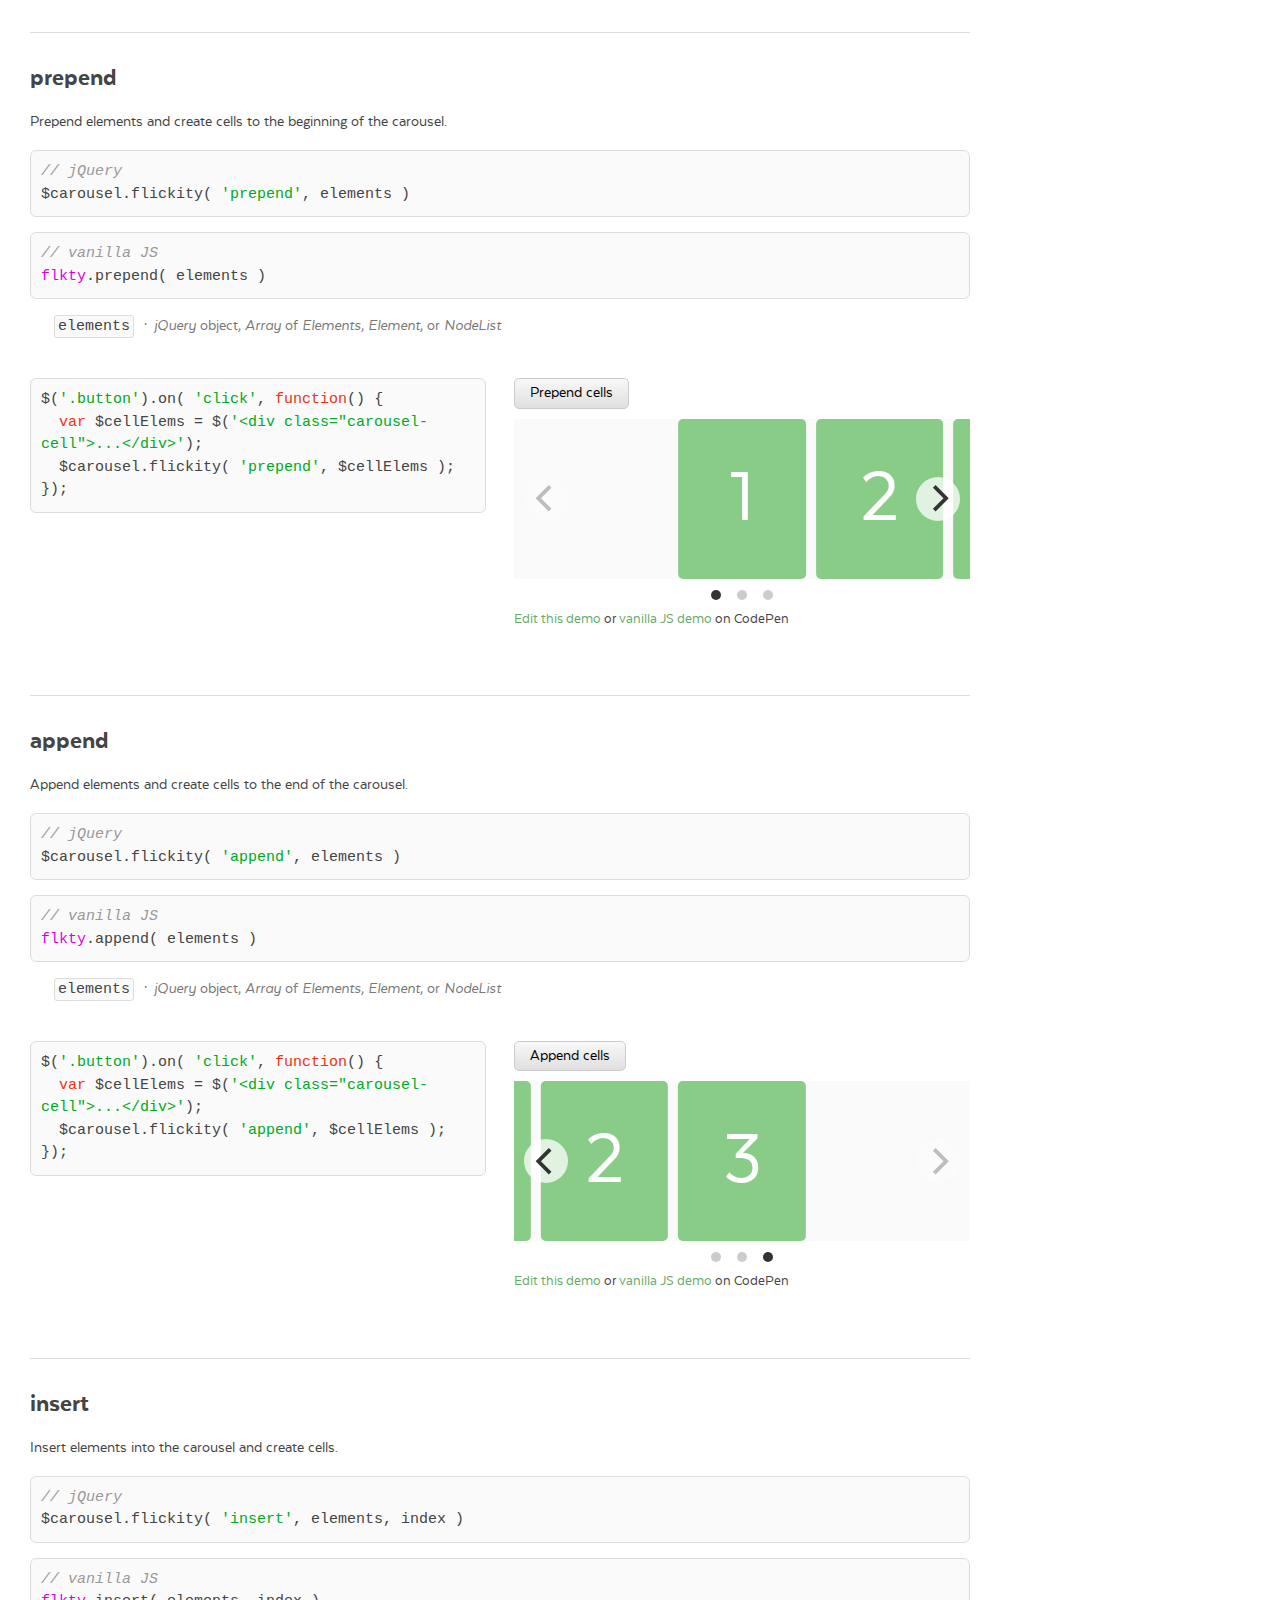
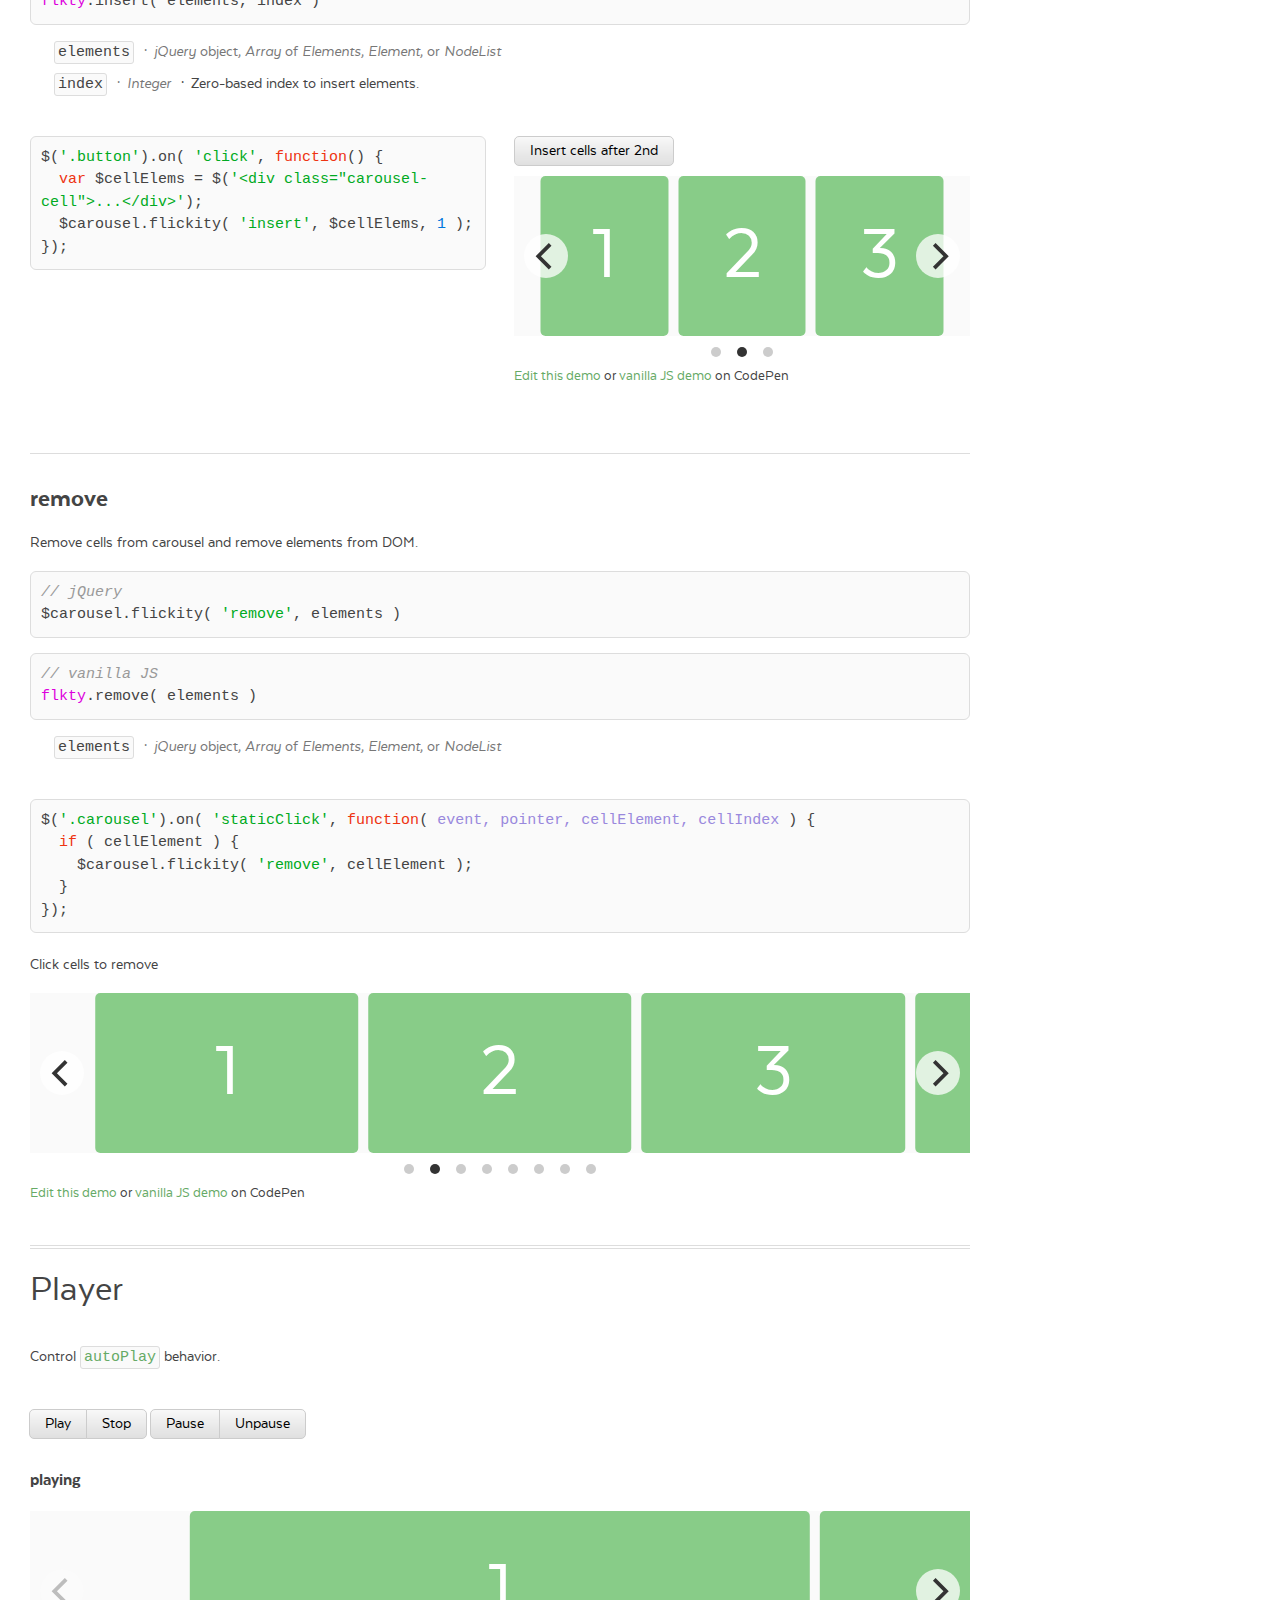
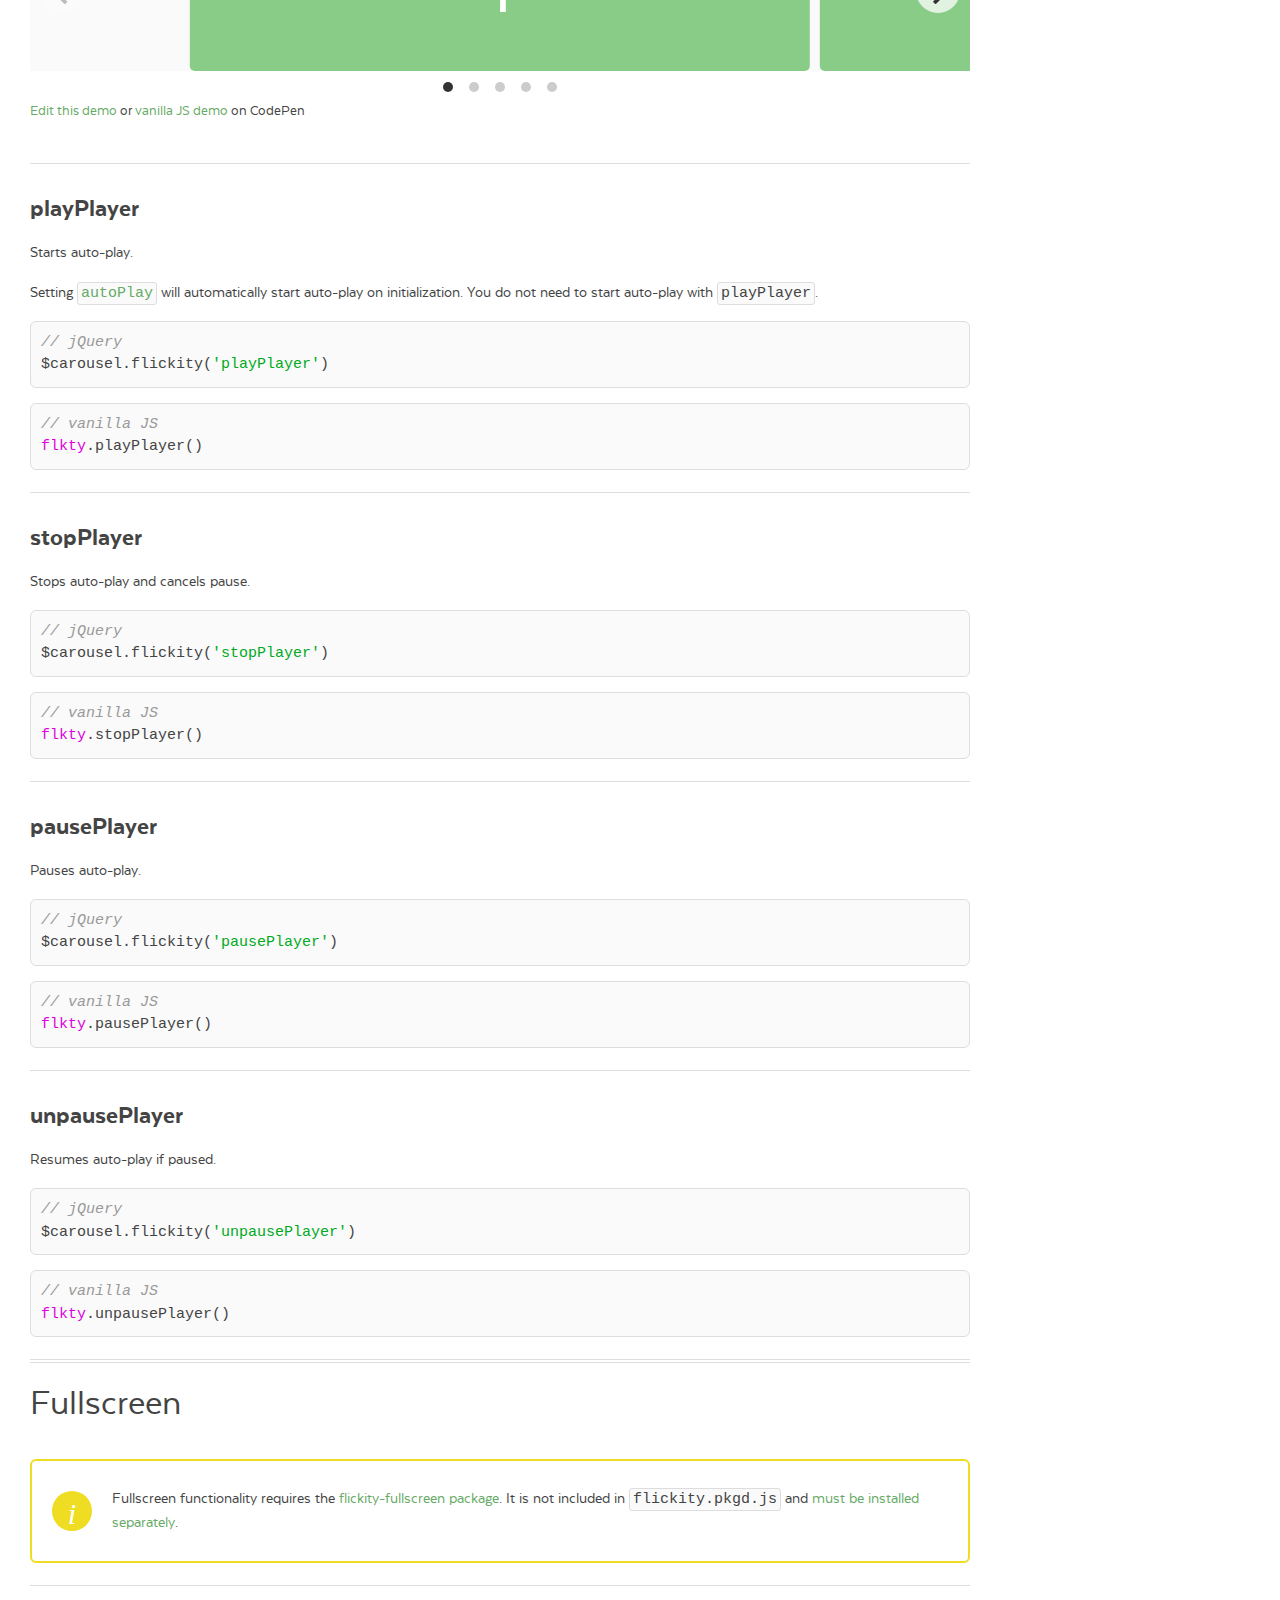
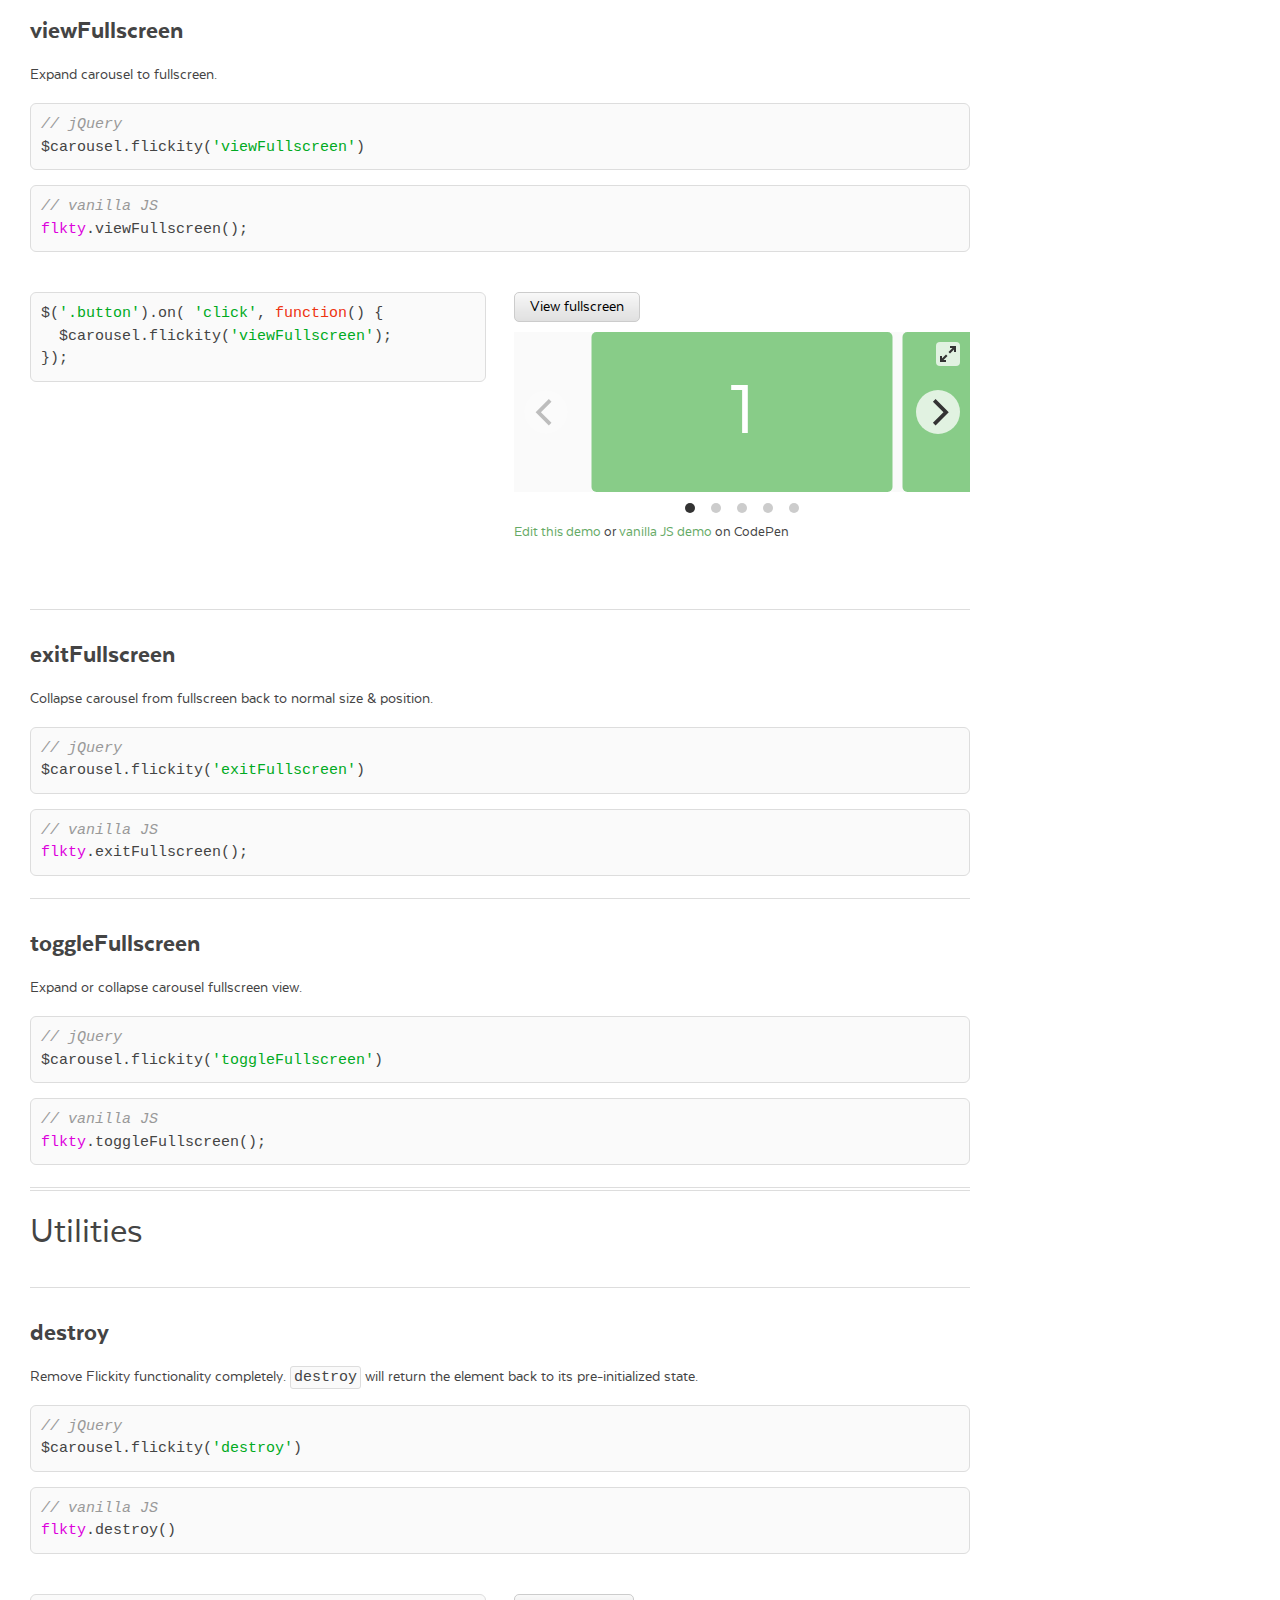
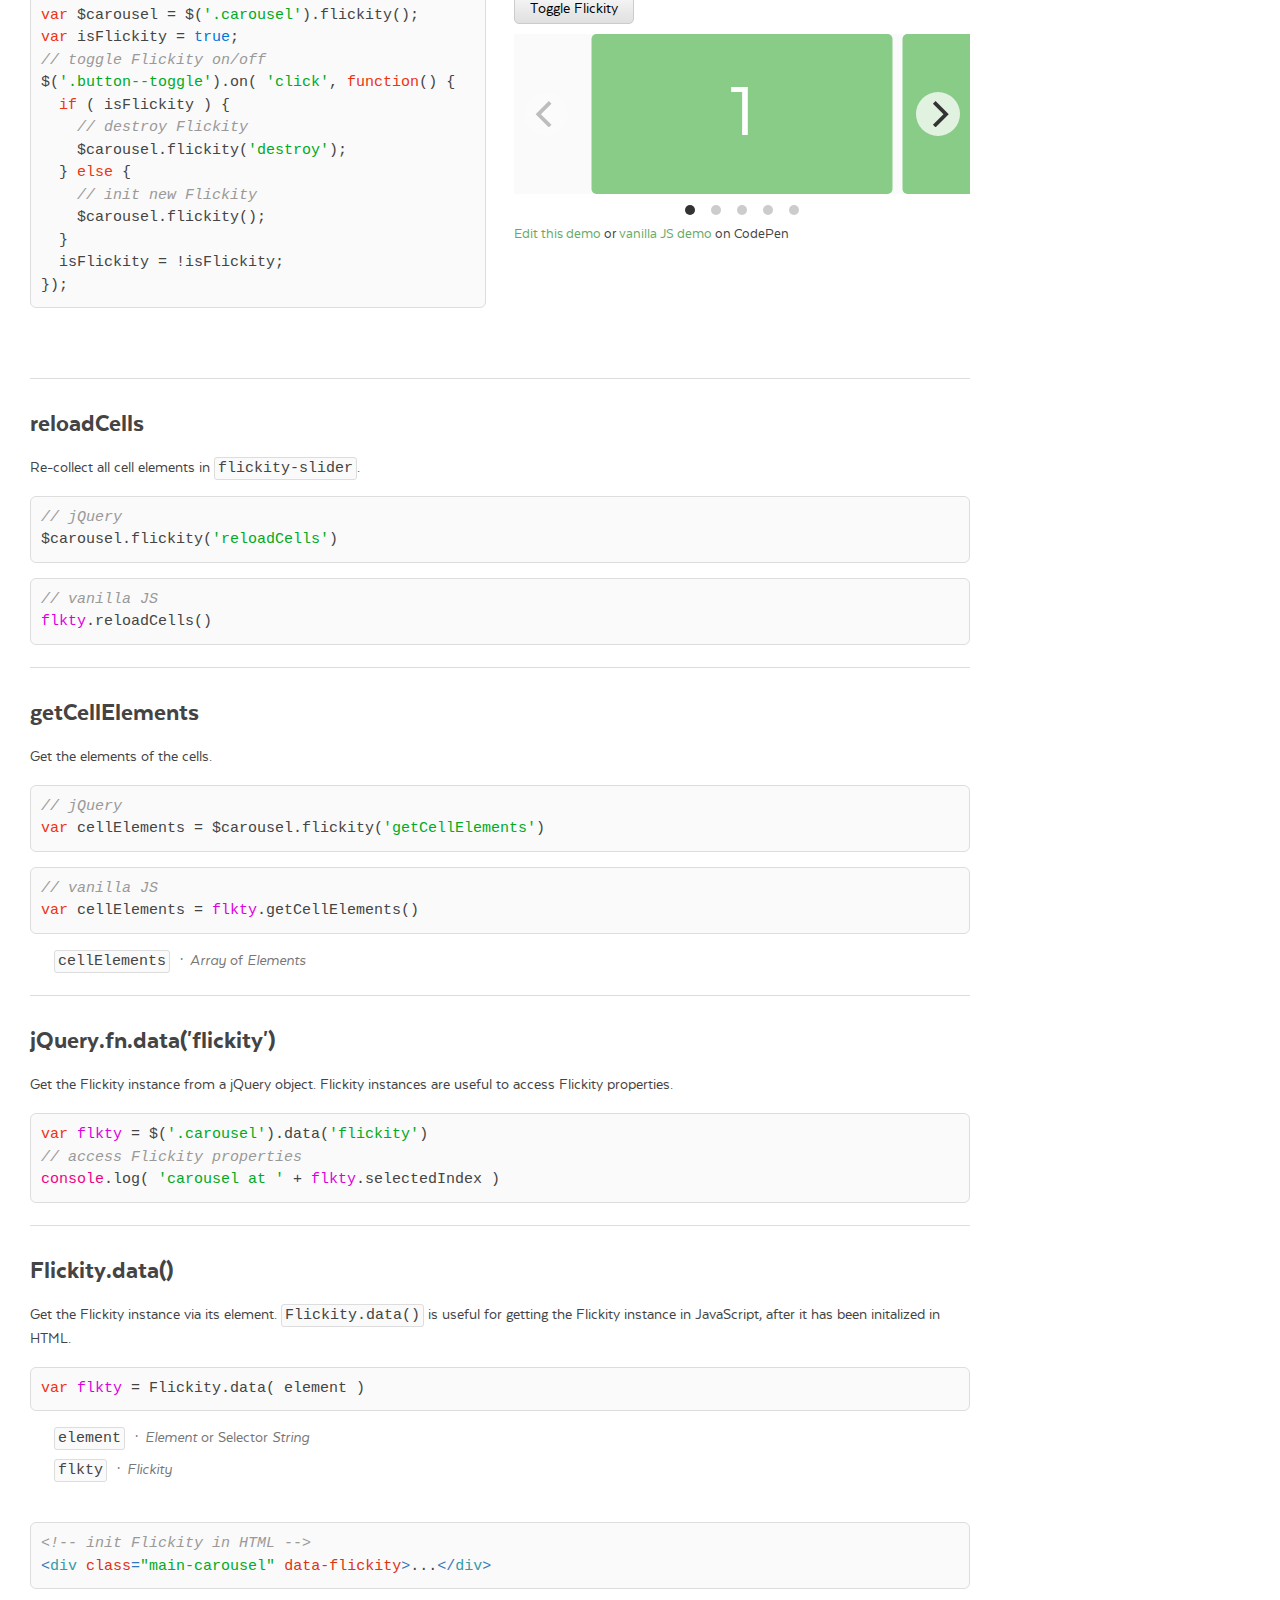
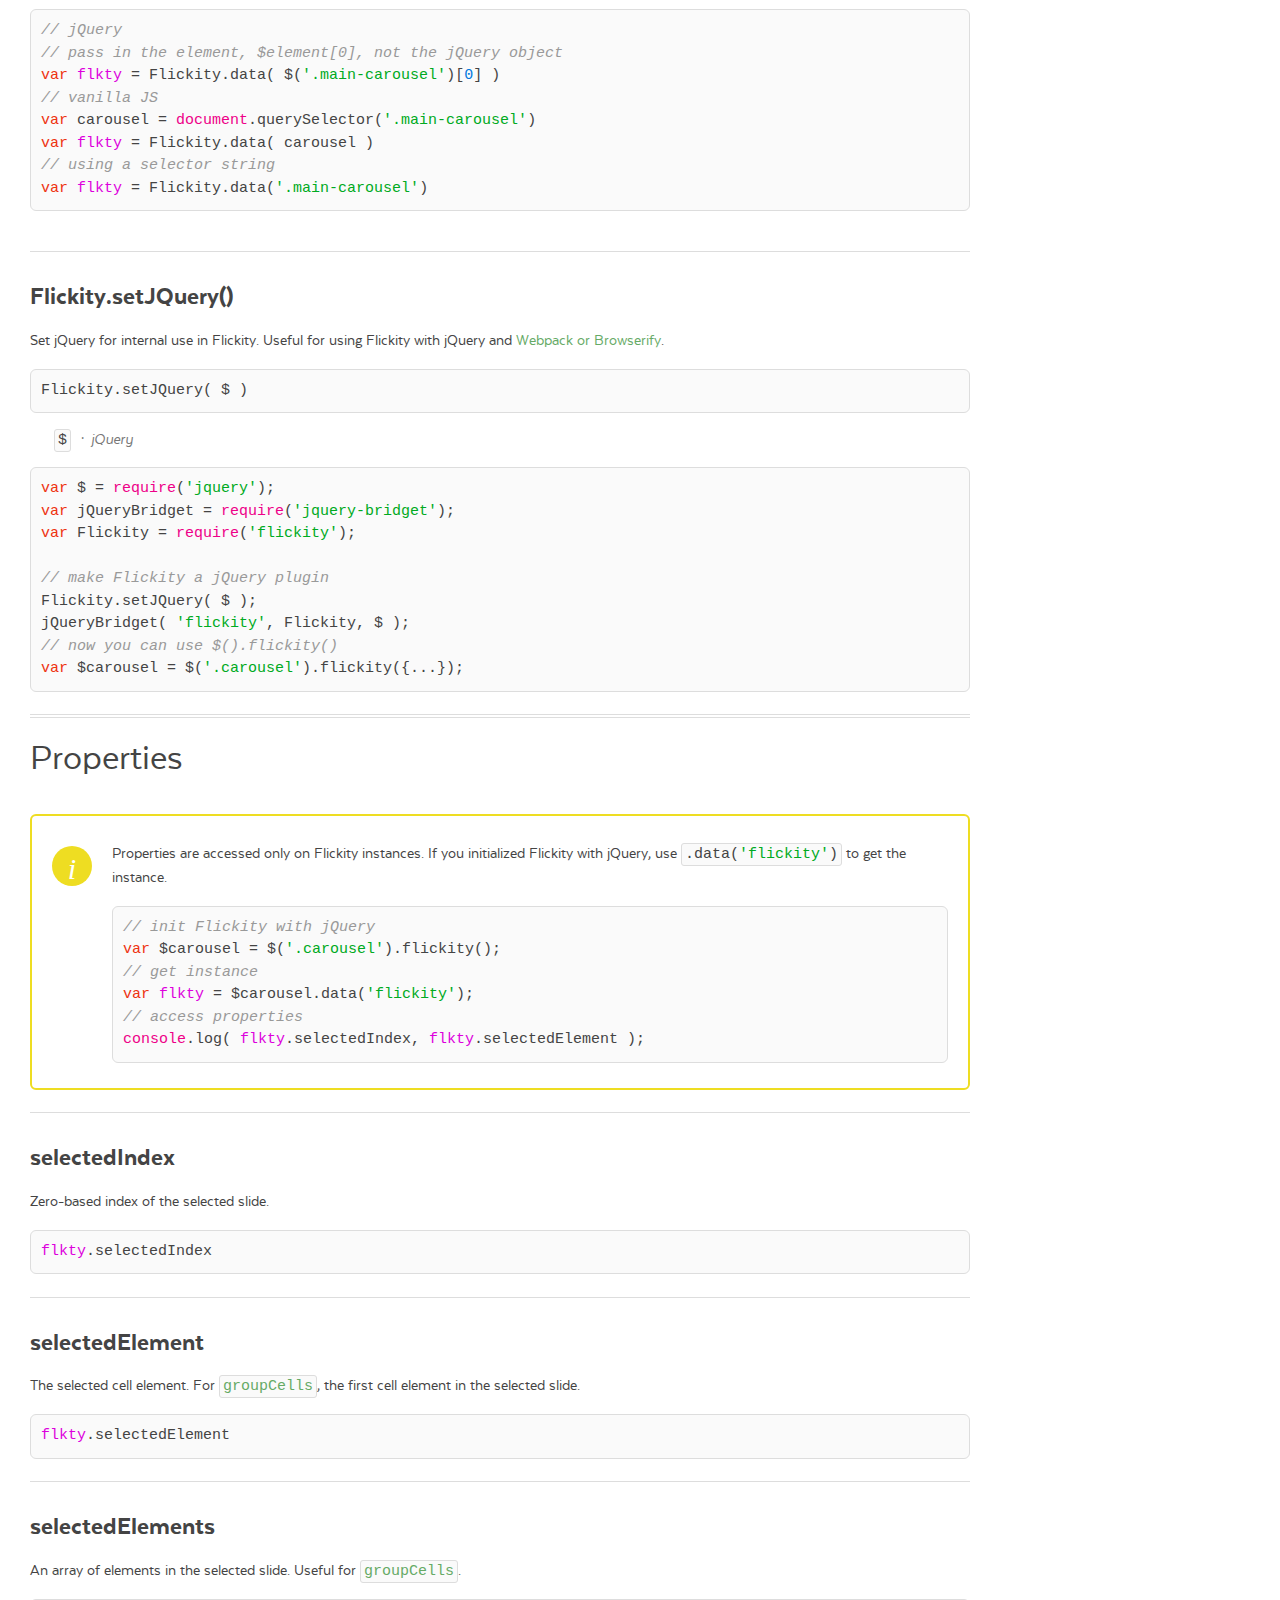
<file: SmallEvents/flickity-docs/api.html>
<!doctype html>
<html lang="en" class="export">
<head>
  <meta charset="utf-8">
  <meta name="description" content="Touch, responsive, flickable carousels">
  <meta name="viewport" content="width=device-width">

  <title>Flickity &#xB7; API</title>

    <link rel="stylesheet" href="css/flickity-docs.css?6" media="screen">

  <meta name="twitter:card" content="summary">
  <meta name="twitter:site" content="@metafizzyco">
  <meta name="twitter:url" content="https://flickity.metafizzy.co/api.html">
  <meta name="twitter:title" content="Flickity API">
  <meta name="twitter:description" content="Touch, responsive, flickable carousels">

</head>
<body class="page--api">


<nav class="site-nav">
  <div class="container">
    <ul class="site-nav__list">
      <li class="site-nav__item site-nav__item--homepage"><a href=".">Flickity</a></li>
      <li class="site-nav__item site-nav__item--style"><a href="style.html">Style</a></li>
      <li class="site-nav__item site-nav__item--options"><a href="options.html">Options</a></li>
      <li class="site-nav__item site-nav__item--api"><a href="api.html">API</a></li>
      <li class="site-nav__item site-nav__item--events"><a href="events.html">Events</a></li>
      <li class="site-nav__item site-nav__item--extras"><a href="extras.html">Extras</a></li>
      <li class="site-nav__item site-nav__item--license"><a href="license.html">License</a></li>
    </ul>
  </div>
</nav>


<div class="main">
  <div class="container">
      <h1 class="page-title">API</h1>


    <ul class="page-nav" data-js="page-nav">
<li class="page-nav__item page-nav__item--h2"><a href="#methods">Methods</a></li>
<li class="page-nav__item page-nav__item--h2"><a href="#selecting-slides">Selecting slides</a></li>
<li class="page-nav__item page-nav__item--h3"><a href="#select">select</a></li>
<li class="page-nav__item page-nav__item--h3"><a href="#previous">previous</a></li>
<li class="page-nav__item page-nav__item--h3"><a href="#next">next</a></li>
<li class="page-nav__item page-nav__item--h3"><a href="#selectcell">selectCell</a></li>
<li class="page-nav__item page-nav__item--h2"><a href="#sizing-and-positioning">Sizing and positioning</a></li>
<li class="page-nav__item page-nav__item--h3"><a href="#resize">resize</a></li>
<li class="page-nav__item page-nav__item--h3"><a href="#reposition">reposition</a></li>
<li class="page-nav__item page-nav__item--h2"><a href="#adding-and-removing-cells">Adding and removing cells</a></li>
<li class="page-nav__item page-nav__item--h3"><a href="#prepend">prepend</a></li>
<li class="page-nav__item page-nav__item--h3"><a href="#append">append</a></li>
<li class="page-nav__item page-nav__item--h3"><a href="#insert">insert</a></li>
<li class="page-nav__item page-nav__item--h3"><a href="#remove">remove</a></li>
<li class="page-nav__item page-nav__item--h2"><a href="#player">Player</a></li>
<li class="page-nav__item page-nav__item--h3"><a href="#playplayer">playPlayer</a></li>
<li class="page-nav__item page-nav__item--h3"><a href="#stopplayer">stopPlayer</a></li>
<li class="page-nav__item page-nav__item--h3"><a href="#pauseplayer">pausePlayer</a></li>
<li class="page-nav__item page-nav__item--h3"><a href="#unpauseplayer">unpausePlayer</a></li>
<li class="page-nav__item page-nav__item--h2"><a href="#fullscreen">Fullscreen</a></li>
<li class="page-nav__item page-nav__item--h3"><a href="#viewfullscreen">viewFullscreen</a></li>
<li class="page-nav__item page-nav__item--h3"><a href="#exitfullscreen">exitFullscreen</a></li>
<li class="page-nav__item page-nav__item--h3"><a href="#togglefullscreen">toggleFullscreen</a></li>
<li class="page-nav__item page-nav__item--h2"><a href="#utilities">Utilities</a></li>
<li class="page-nav__item page-nav__item--h3"><a href="#destroy">destroy</a></li>
<li class="page-nav__item page-nav__item--h3"><a href="#reloadcells">reloadCells</a></li>
<li class="page-nav__item page-nav__item--h3"><a href="#getcellelements">getCellElements</a></li>
<li class="page-nav__item page-nav__item--h3"><a href="#jquery-fn-data-flickity">jQuery.fn.data(&apos;flickity&apos;)</a></li>
<li class="page-nav__item page-nav__item--h3"><a href="#flickity-data">Flickity.data()</a></li>
<li class="page-nav__item page-nav__item--h3"><a href="#flickity-setjquery">Flickity.setJQuery()</a></li>
<li class="page-nav__item page-nav__item--h2"><a href="#properties">Properties</a></li>
<li class="page-nav__item page-nav__item--h3"><a href="#selectedindex">selectedIndex</a></li>
<li class="page-nav__item page-nav__item--h3"><a href="#selectedelement">selectedElement</a></li>
<li class="page-nav__item page-nav__item--h3"><a href="#selectedelements">selectedElements</a></li>
<li class="page-nav__item page-nav__item--h3"><a href="#cells">cells</a></li>
<li class="page-nav__item page-nav__item--h3"><a href="#slides">slides</a></li>
</ul>


<h2 id="methods">Methods</h2>

<p>Methods are actions done by Flickity instances.</p>

<p>With jQuery, methods follow the jQuery UI pattern
  <code>$carousel.flickity( <span class="string">&apos;methodName&apos;</span> <span class="comment">/*, arguments */</span> )</code>.</p>

<pre><code class="js"><span class="keyword">var</span> $carousel = $(<span class="string">&apos;.carousel&apos;</span>).flickity()
  .flickity(<span class="string">&apos;next&apos;</span>)
  .flickity( <span class="string">&apos;select&apos;</span>, <span class="number">4</span> );
</code></pre>

<div class="call-out">
  <p>jQuery chaining is broken by methods that return values like <a href="#getcellelements"><code>getCellElements</code></a>.</p>
</div>

<p>Vanilla JavaScript methods look like
  <code>flickity.methodName( <span class="comment">/* arguments */</span> )</code>. Unlike jQuery methods, they cannot be chained together.</p>

<pre><code class="js"><span class="comment">// vanilla JS</span>
<span class="keyword">var</span> <span class="flickity_var">flkty</span> = <span class="keyword">new</span> <span class="flickity_keyword">Flickity</span>(<span class="string">&apos;.carousel&apos;</span>);
<span class="flickity_var">flkty</span>.next();
<span class="flickity_var">flkty</span>.select( <span class="number">3</span> );
</code></pre>

<h2 id="selecting-slides">Selecting slides</h2>

<h3 id="select">select</h3>

<p>Select a slide.</p>

<pre><code class="js"><span class="comment">// jQuery</span>
$carousel.flickity( <span class="string">&apos;select&apos;</span>, index, isWrapped, isInstant )
</code></pre>
<pre><code class="js"><span class="comment">// vanilla JS</span>
<span class="flickity_var">flkty</span>.select( index, isWrapped, isInstant )
</code></pre>

<p class="argument">
  <code class="argument__code">index</code>
  <span class="argument__type"><i>Integer</i></span>
  <span class="argument__description">Zero-based index of the slide to select.</span>
</p>
<p class="argument">
  <code class="argument__code">isWrapped</code>
  <span class="argument__type"><i>Boolean</i></span>
  <span class="argument__description">Optional. If <code><span class="literal">true</span></code>, the last slide will be selected if at the first slide.</span>
</p>
<p class="argument">
  <code class="argument__code">isInstant</code>
  <span class="argument__type"><i>Boolean</i></span>
  <span class="argument__description">If <code><span class="literal">true</span></code>, immediately view the selected slide without animation.</span>
</p>

<div class="example duo">
  <div class="example__code duo__cell">
<pre><code class="js">$(<span class="string">&apos;.button-group&apos;</span>).on( <span class="string">&apos;click&apos;</span>, <span class="string">&apos;.button&apos;</span>, <span class="function"><span class="keyword">function</span>(<span class="params"></span>) </span>{
  <span class="keyword">var</span> index = $(<span class="keyword">this</span>).index();
  $carousel.flickity( <span class="string">&apos;select&apos;</span>, index );
});
</code></pre>
  </div>
  <div class="example__demo duo__cell" data-js="select">
    <div class="button-row button-group">
      <button class="button">1</button>
      <button class="button">2</button>
      <button class="button">3</button>
      <button class="button">4</button>
      <button class="button">5</button>
    </div>
    <div class="carousel">
      <div class="carousel-cell"></div>
      <div class="carousel-cell"></div>
      <div class="carousel-cell"></div>
      <div class="carousel-cell"></div>
      <div class="carousel-cell"></div>
    </div>
    <p class="edit-demo">
        <a href="https://codepen.io/desandro/pen/yyvYeN">Edit this demo</a>
        or <a href="https://codepen.io/desandro/pen/ByYoKM">vanilla JS demo</a> on CodePen
    </p>
  </div>
</div>

<div class="example duo">
  <div class="example__code duo__cell">
<pre><code class="js"><span class="comment">// select cell instantly, without animation</span>
$(<span class="string">&apos;.button-group&apos;</span>).on( <span class="string">&apos;click&apos;</span>, <span class="string">&apos;.button&apos;</span>, <span class="function"><span class="keyword">function</span>(<span class="params"></span>) </span>{
  <span class="keyword">var</span> index = $(<span class="keyword">this</span>).index();
  $carousel.flickity( <span class="string">&apos;select&apos;</span>, index, <span class="literal">false</span>, <span class="literal">true</span> );
});
</code></pre>
  </div>
  <div class="example__demo duo__cell" data-js="select-instant">
    <div class="button-row button-group">
      <button class="button">1</button>
      <button class="button">2</button>
      <button class="button">3</button>
      <button class="button">4</button>
      <button class="button">5</button>
    </div>
    <div class="carousel">
      <div class="carousel-cell"></div>
      <div class="carousel-cell"></div>
      <div class="carousel-cell"></div>
      <div class="carousel-cell"></div>
      <div class="carousel-cell"></div>
    </div>
    <p class="edit-demo">
        <a href="https://codepen.io/desandro/pen/pggQeL">Edit this demo</a>
        or <a href="https://codepen.io/desandro/pen/OMMamp">vanilla JS demo</a> on CodePen
    </p>
  </div>
</div>


<h3 id="previous">previous</h3>

<p>Select the previous slide.</p>

<pre><code class="js"><span class="comment">// jQuery</span>
$carousel.flickity( <span class="string">&apos;previous&apos;</span>, isWrapped, isInstant )
</code></pre>
<pre><code class="js"><span class="comment">// vanilla JS</span>
<span class="flickity_var">flkty</span>.previous( isWrapped, isInstant )
</code></pre>

<p class="argument">
  <code class="argument__code">isWrapped</code>
  <span class="argument__type"><i>Boolean</i></span>
  <span class="argument__description">Optional. If <code><span class="literal">true</span></code>, the last slide will be selected if at the first slide.</span>
</p>
<p class="argument">
  <code class="argument__code">isInstant</code>
  <span class="argument__type"><i>Boolean</i></span>
  <span class="argument__description">If <code><span class="literal">true</span></code>, immediately view the selected slide without animation.</span>
</p>

<div class="example duo">
  <div class="example__code duo__cell">
<pre><code class="js"><span class="comment">// previous</span>
$(<span class="string">&apos;.button--previous&apos;</span>).on( <span class="string">&apos;click&apos;</span>, <span class="function"><span class="keyword">function</span>(<span class="params"></span>) </span>{
  $carousel.flickity(<span class="string">&apos;previous&apos;</span>);
});
<span class="comment">// previous wrapped</span>
$(<span class="string">&apos;.button--previous-wrapped&apos;</span>).on( <span class="string">&apos;click&apos;</span>, <span class="function"><span class="keyword">function</span>(<span class="params"></span>) </span>{
  $carousel.flickity( <span class="string">&apos;previous&apos;</span>, <span class="literal">true</span> );
});
</code></pre>
  </div>
  <div class="example__demo duo__cell" data-js="previous">
    <div class="button-row">
      <button class="button button--previous">Previous</button>
      <button class="button button--previous-wrapped">Previous wrapped</button>
    </div>
    <div class="carousel">
      <div class="carousel-cell"></div>
      <div class="carousel-cell"></div>
      <div class="carousel-cell"></div>
      <div class="carousel-cell"></div>
      <div class="carousel-cell"></div>
    </div>
    <p class="edit-demo">
        <a href="https://codepen.io/desandro/pen/emVpdz">Edit this demo</a>
        or <a href="https://codepen.io/desandro/pen/PwQPGX">vanilla JS demo</a> on CodePen
    </p>
  </div>
</div>


<h3 id="next">next</h3>

<p>Select the next slide.</p>

<pre><code class="js"><span class="comment">// jQuery</span>
$carousel.flickity( <span class="string">&apos;next&apos;</span>, isWrapped, isInstant )
</code></pre>
<pre><code class="js"><span class="comment">// vanilla JS</span>
<span class="flickity_var">flkty</span>.next( isWrapped, isInstant )
</code></pre>

<p class="argument">
  <code class="argument__code">isWrapped</code>
  <span class="argument__type"><i>Boolean</i></span>
  <span class="argument__description">Optional. If <code><span class="literal">true</span></code>, the first slide will be selected if at the last slide.</span>
</p>
<p class="argument">
  <code class="argument__code">isInstant</code>
  <span class="argument__type"><i>Boolean</i></span>
  <span class="argument__description">If <code><span class="literal">true</span></code>, immediately view the selected slide without animation.</span>
</p>

<div class="example duo">
  <div class="example__code duo__cell">
<pre><code class="js"><span class="comment">// next</span>
$(<span class="string">&apos;.button--next&apos;</span>).on( <span class="string">&apos;click&apos;</span>, <span class="function"><span class="keyword">function</span>(<span class="params"></span>) </span>{
  $carousel.flickity(<span class="string">&apos;next&apos;</span>);
});
<span class="comment">// next wrapped</span>
$(<span class="string">&apos;.button--next-wrapped&apos;</span>).on( <span class="string">&apos;click&apos;</span>, <span class="function"><span class="keyword">function</span>(<span class="params"></span>) </span>{
  $carousel.flickity( <span class="string">&apos;next&apos;</span>, <span class="literal">true</span> );
});
</code></pre>
  </div>
  <div class="example__demo duo__cell" data-js="next">
    <div class="button-row">
      <button class="button button--next">Next</button>
      <button class="button button--next-wrapped">Next wrapped</button>
    </div>
    <div class="carousel">
      <div class="carousel-cell"></div>
      <div class="carousel-cell"></div>
      <div class="carousel-cell"></div>
      <div class="carousel-cell"></div>
      <div class="carousel-cell"></div>
    </div>
    <p class="edit-demo">
        <a href="https://codepen.io/desandro/pen/JopYby">Edit this demo</a>
        or <a href="https://codepen.io/desandro/pen/gbvaLQ">vanilla JS demo</a> on CodePen
    </p>
  </div>
</div>


<h3 id="selectcell">selectCell</h3>

<p>Select a slide of a cell. Useful for <a href="options.html#groupcells">groupCells</a>.</p>

<pre><code class="js"><span class="comment">// jQuery</span>
$carousel.flickity( <span class="string">&apos;selectCell&apos;</span>, value, isWrapped, isInstant )
</code></pre>
<pre><code class="js"><span class="comment">// vanilla JS</span>
<span class="flickity_var">flkty</span>.selectCell( value, isWrapped, isInstant )
</code></pre>

<p class="argument">
  <code class="argument__code">value</code>
  <span class="argument__type"><i>Integer</i> or selector <i>String</i></span>
  <span class="argument__description">Zero-based index OR selector string of the cell to select.</span>
</p>
<p class="argument">
  <code class="argument__code">isWrapped</code>
  <span class="argument__type"><i>Boolean</i></span>
  <span class="argument__description">Optional. If <code><span class="literal">true</span></code>, the last slide will be selected if at the first slide.</span>
</p>
<p class="argument">
  <code class="argument__code">isInstant</code>
  <span class="argument__type"><i>Boolean</i></span>
  <span class="argument__description">If <code><span class="literal">true</span></code>, immediately view the selected slide without animation.</span>
</p>

<div class="example duo">
  <div class="example__code duo__cell">
<pre><code class="js">$(<span class="string">&apos;.button-group&apos;</span>).on( <span class="string">&apos;click&apos;</span>, <span class="string">&apos;.button&apos;</span>, <span class="function"><span class="keyword">function</span>(<span class="params"></span>) </span>{
  <span class="keyword">var</span> index = $(<span class="keyword">this</span>).index();
  $carousel.flickity( <span class="string">&apos;selectCell&apos;</span>, index );
});
</code></pre>
  </div>
  <div class="example__demo duo__cell" data-js="select-cell">
    <div class="button-row button-group">
      <button class="button">1</button>
      <button class="button">2</button>
      <button class="button">3</button>
      <button class="button">4</button>
      <button class="button">5</button>
      <button class="button">6</button>
      <button class="button">7</button>
      <button class="button">8</button>
    </div>
    <div class="carousel carousel--show-several">
      <div class="carousel-cell"></div>
      <div class="carousel-cell"></div>
      <div class="carousel-cell"></div>
      <div class="carousel-cell"></div>
      <div class="carousel-cell"></div>
      <div class="carousel-cell"></div>
      <div class="carousel-cell"></div>
      <div class="carousel-cell"></div>
    </div>
    <p class="edit-demo">
        <a href="https://codepen.io/desandro/pen/KrXgyZ">Edit this demo</a>
        or <a href="https://codepen.io/desandro/pen/vKZXpK">vanilla JS demo</a> on CodePen
    </p>
  </div>
</div>

<p>You can select a cell with a selector string.</p>

<div class="example duo">
  <div class="example__code duo__cell">
<pre><code class="html"><span class="tag">&lt;<span class="title">div</span> <span class="attribute">class</span>=<span class="value">&quot;carousel&quot;</span>&gt;</span>
  <span class="tag">&lt;<span class="title">div</span> <span class="attribute">class</span>=<span class="value">&quot;cell1&quot;</span>&gt;</span><span class="tag">&lt;/<span class="title">div</span>&gt;</span>
  <span class="tag">&lt;<span class="title">div</span> <span class="attribute">class</span>=<span class="value">&quot;cell2&quot;</span>&gt;</span><span class="tag">&lt;/<span class="title">div</span>&gt;</span>
  <span class="tag">&lt;<span class="title">div</span> <span class="attribute">class</span>=<span class="value">&quot;cell3&quot;</span>&gt;</span><span class="tag">&lt;/<span class="title">div</span>&gt;</span>
  ...
<span class="tag">&lt;/<span class="title">div</span>&gt;</span>
</code></pre>

<pre><code class="js">$carousel.flickity( <span class="string">&apos;selectCell&apos;</span>, <span class="string">&apos;.cell2&apos;</span> );
</code></pre>
  </div>
  <div class="example__demo duo__cell" data-js="select-cell">
    <div class="button-row button-group">
      <button class="button" data-selector=".cell1">.cell1</button>
      <button class="button" data-selector=".cell2">.cell2</button>
      <button class="button" data-selector=".cell3">.cell3</button>
      <button class="button" data-selector=".cell4">.cell4</button>
      <button class="button" data-selector=".cell5">.cell5</button>
    </div>
    <div class="carousel">
      <div class="carousel-cell cell1"></div>
      <div class="carousel-cell cell2"></div>
      <div class="carousel-cell cell3"></div>
      <div class="carousel-cell cell4"></div>
      <div class="carousel-cell cell5"></div>
    </div>
    <p class="edit-demo">
        <a href="https://codepen.io/desandro/pen/rLGrpQ">Edit this demo</a>
        or <a href="https://codepen.io/desandro/pen/mEBAXR">vanilla JS demo</a> on CodePen
    </p>
  </div>
</div>


<h2 id="sizing-and-positioning">Sizing and positioning</h2>


<h3 id="resize">resize</h3>

<p>Resize the carousel and re-position cells.</p>

<pre><code class="js"><span class="comment">// jQuery</span>
$carousel.flickity(<span class="string">&apos;resize&apos;</span>)
</code></pre>
<pre><code class="js"><span class="comment">// vanilla JS</span>
<span class="flickity_var">flkty</span>.resize()
</code></pre>

<div class="example">
  <div class="example__code">
    <div class="duo">
      <div class="duo__cell">
<pre><code class="js">$(<span class="string">&apos;.button--resize&apos;</span>).on( <span class="string">&apos;click&apos;</span>, <span class="function"><span class="keyword">function</span>(<span class="params"></span>) </span>{
  <span class="comment">// expand carousel by toggling class</span>
  $carousel.toggleClass(<span class="string">&apos;is-expanded&apos;</span>)
    .flickity(<span class="string">&apos;resize&apos;</span>);
});
</code></pre>
      </div>
      <div class="duo__cell">
<pre><code class="css"><span class="class">.carousel</span> <span class="rules">{ <span class="rule"><span class="attribute">width</span>:<span class="value"> <span class="number">50%</span></span></span>; }</span>
<span class="class">.carousel</span><span class="class">.is-expanded</span> <span class="rules">{ <span class="rule"><span class="attribute">width</span>:<span class="value"> <span class="number">100%</span></span></span>; }</span>

<span class="class">.carousel</span><span class="class">.is-expanded</span> <span class="class">.carousel-cell</span> <span class="rules">{
  <span class="rule"><span class="attribute">height</span>:<span class="value"> <span class="number">320px</span></span></span>;
}</span>
</code></pre>
      </div>
    </div>

  </div>
  <div class="example__demo" data-js="resize">
    <div class="button-row">
      <button class="button button--resize">Resize</button>
    </div>
    <div class="carousel carousel--resize">
      <div class="carousel-cell"></div>
      <div class="carousel-cell"></div>
      <div class="carousel-cell"></div>
      <div class="carousel-cell"></div>
      <div class="carousel-cell"></div>
    </div>
    <p class="edit-demo">
        <a href="https://codepen.io/desandro/pen/XJZmMp">Edit this demo</a>
        or <a href="https://codepen.io/desandro/pen/NPyGjQ">vanilla JS demo</a> on CodePen
    </p>
  </div>
</div>

<p>If Flickity is initialized when hidden, like within a tab, trigger <code>resize</code> after it is shown so cells are properly measured and positioned.</p>

<div class="duo example">
  <div class="duo__cell example__code">
<pre><code class="js">$(<span class="string">&apos;.button&apos;</span>).on( <span class="string">&apos;click&apos;</span>, <span class="function"><span class="keyword">function</span>(<span class="params"></span>) </span>{
  $carousel.show()
    <span class="comment">// resize after un-hiding Flickity</span>
    .flickity(<span class="string">&apos;resize&apos;</span>);
});
</code></pre>
  </div>
  <div class="duo__cell example__demo" data-js="resize-show">
    <div class="button-row">
      <button class="button">Show carousel</button>
    </div>
    <div class="carousel" style="display: none;">
      <div class="carousel-cell"></div>
      <div class="carousel-cell"></div>
      <div class="carousel-cell"></div>
      <div class="carousel-cell"></div>
      <div class="carousel-cell"></div>
    </div>
    <p class="edit-demo">
        <a href="https://codepen.io/desandro/pen/eNvdoo">Edit this demo</a>
        or <a href="https://codepen.io/desandro/pen/gpmLYG">vanilla JS demo</a> on CodePen
    </p>
  </div>
</div>


<h3 id="reposition">reposition</h3>

<p>Position cells at selected position. Trigger <code>reposition</code> after the size of a cell has been changed.</p>

<pre><code class="js"><span class="comment">// jQuery</span>
$carousel.flickity(<span class="string">&apos;reposition&apos;</span>)
</code></pre>
<pre><code class="js"><span class="comment">// vanilla JS</span>
<span class="flickity_var">flkty</span>.reposition()
</code></pre>

<div class="example">
  <div class="example__code">
<pre><code class="js">$carousel.on( <span class="string">&apos;staticClick&apos;</span>, <span class="function"><span class="keyword">function</span>(<span class="params"> event, pointer, cellElement, cellIndex </span>) </span>{
  <span class="keyword">if</span> ( !cellElement ) {
    <span class="keyword">return</span>;
  }
  $( cellElement ).toggleClass(<span class="string">&apos;is-expanded&apos;</span>);
  $carousel.flickity(<span class="string">&apos;reposition&apos;</span>);
});
</code></pre>
  </div>
  <div class="example__demo" data-js="reposition">
    <p class="example__demo__instruction">Click cells to toggle size</p>
    <div class="carousel carousel--reposition">
      <div class="carousel-cell"></div>
      <div class="carousel-cell"></div>
      <div class="carousel-cell"></div>
      <div class="carousel-cell"></div>
      <div class="carousel-cell"></div>
    </div>
    <p class="edit-demo">
        <a href="https://codepen.io/desandro/pen/zxRvdw">Edit this demo</a>
        or <a href="https://codepen.io/desandro/pen/vEdgOR">vanilla JS demo</a> on CodePen
    </p>
  </div>
</div>



<h2 id="adding-and-removing-cells">Adding and removing cells</h2>

<h3 id="prepend">prepend</h3>

<p>Prepend elements and create cells to the beginning of the carousel.</p>

<pre><code class="js"><span class="comment">// jQuery</span>
$carousel.flickity( <span class="string">&apos;prepend&apos;</span>, elements )
</code></pre>
<pre><code class="js"><span class="comment">// vanilla JS</span>
<span class="flickity_var">flkty</span>.prepend( elements )
</code></pre>

<p class="argument">
  <code class="argument__code">elements</code>
  <span class="argument__type"><i>jQuery</i> object, <i>Array</i> of <i>Elements</i>, <i>Element</i>, or <i>NodeList</i></span>
</p>

<div class="duo example">
  <div class="duo__cell example__code">
<pre><code class="js">$(<span class="string">&apos;.button&apos;</span>).on( <span class="string">&apos;click&apos;</span>, <span class="function"><span class="keyword">function</span>(<span class="params"></span>) </span>{
  <span class="keyword">var</span> $cellElems = $(<span class="string">&apos;&lt;div class=&quot;carousel-cell&quot;&gt;...&lt;/div&gt;&apos;</span>);
  $carousel.flickity( <span class="string">&apos;prepend&apos;</span>, $cellElems );
});
</code></pre>
  </div>
  <div class="duo__cell example__demo" data-js="prepend">
    <div class="button-row">
      <button class="button">Prepend cells</button>
    </div>
    <div class="carousel carousel--not-counting carousel--show-several">
      <div class="carousel-cell">
        <span class="carousel-cell__number">1</span>
      </div>
      <div class="carousel-cell">
        <span class="carousel-cell__number">2</span>
      </div>
      <div class="carousel-cell">
        <span class="carousel-cell__number">3</span>
      </div>
    </div>
    <p class="edit-demo">
        <a href="https://codepen.io/desandro/pen/XJZpMN">Edit this demo</a>
        or <a href="https://codepen.io/desandro/pen/VYQPWx">vanilla JS demo</a> on CodePen
    </p>
  </div>
</div>


<h3 id="append">append</h3>

<p>Append elements and create cells to the end of the carousel.</p>

<pre><code class="js"><span class="comment">// jQuery</span>
$carousel.flickity( <span class="string">&apos;append&apos;</span>, elements )
</code></pre>
<pre><code class="js"><span class="comment">// vanilla JS</span>
<span class="flickity_var">flkty</span>.append( elements )
</code></pre>

<p class="argument">
  <code class="argument__code">elements</code>
  <span class="argument__type"><i>jQuery</i> object, <i>Array</i> of <i>Elements</i>, <i>Element</i>, or <i>NodeList</i></span>
</p>

<div class="duo example">
  <div class="duo__cell example__code">
<pre><code class="js">$(<span class="string">&apos;.button&apos;</span>).on( <span class="string">&apos;click&apos;</span>, <span class="function"><span class="keyword">function</span>(<span class="params"></span>) </span>{
  <span class="keyword">var</span> $cellElems = $(<span class="string">&apos;&lt;div class=&quot;carousel-cell&quot;&gt;...&lt;/div&gt;&apos;</span>);
  $carousel.flickity( <span class="string">&apos;append&apos;</span>, $cellElems );
});
</code></pre>
  </div>
  <div class="duo__cell example__demo" data-js="append">
    <div class="button-row">
      <button class="button">Append cells</button>
    </div>
    <div class="carousel carousel--not-counting carousel--show-several">
      <div class="carousel-cell">
        <span class="carousel-cell__number">1</span>
      </div>
      <div class="carousel-cell">
        <span class="carousel-cell__number">2</span>
      </div>
      <div class="carousel-cell">
        <span class="carousel-cell__number">3</span>
      </div>
    </div>
    <p class="edit-demo">
        <a href="https://codepen.io/desandro/pen/qExRVp">Edit this demo</a>
        or <a href="https://codepen.io/desandro/pen/OPQWOG">vanilla JS demo</a> on CodePen
    </p>
  </div>
</div>


<h3 id="insert">insert</h3>

<p>Insert elements into the carousel and create cells.</p>

<pre><code class="js"><span class="comment">// jQuery</span>
$carousel.flickity( <span class="string">&apos;insert&apos;</span>, elements, index )
</code></pre>
<pre><code class="js"><span class="comment">// vanilla JS</span>
<span class="flickity_var">flkty</span>.insert( elements, index )
</code></pre>

<p class="argument">
  <code class="argument__code">elements</code>
  <span class="argument__type"><i>jQuery</i> object, <i>Array</i> of <i>Elements</i>, <i>Element</i>, or <i>NodeList</i></span>
</p>

<p class="argument">
  <code class="argument__code">index</code>
  <span class="argument__type"><i>Integer</i></span>
  <span class="argument__description">Zero-based index to insert elements.</span>
</p>

<div class="duo example">
  <div class="duo__cell example__code">
<pre><code class="js">$(<span class="string">&apos;.button&apos;</span>).on( <span class="string">&apos;click&apos;</span>, <span class="function"><span class="keyword">function</span>(<span class="params"></span>) </span>{
  <span class="keyword">var</span> $cellElems = $(<span class="string">&apos;&lt;div class=&quot;carousel-cell&quot;&gt;...&lt;/div&gt;&apos;</span>);
  $carousel.flickity( <span class="string">&apos;insert&apos;</span>, $cellElems, <span class="number">1</span> );
});
</code></pre>
  </div>
  <div class="duo__cell example__demo" data-js="insert">
    <div class="button-row">
      <button class="button">Insert cells after 2nd</button>
    </div>
    <div class="carousel carousel--not-counting carousel--show-several">
      <div class="carousel-cell">
        <span class="carousel-cell__number">1</span>
      </div>
      <div class="carousel-cell">
        <span class="carousel-cell__number">2</span>
      </div>
      <div class="carousel-cell">
        <span class="carousel-cell__number">3</span>
      </div>
    </div>
    <p class="edit-demo">
        <a href="https://codepen.io/desandro/pen/YPeNYj">Edit this demo</a>
        or <a href="https://codepen.io/desandro/pen/EaQZQv">vanilla JS demo</a> on CodePen
    </p>
  </div>
</div>


<h3 id="remove">remove</h3>

<p>Remove cells from carousel and remove elements from DOM.</p>

<pre><code class="js"><span class="comment">// jQuery</span>
$carousel.flickity( <span class="string">&apos;remove&apos;</span>, elements )
</code></pre>
<pre><code class="js"><span class="comment">// vanilla JS</span>
<span class="flickity_var">flkty</span>.remove( elements )
</code></pre>

<p class="argument">
  <code class="argument__code">elements</code>
  <span class="argument__type"><i>jQuery</i> object, <i>Array</i> of <i>Elements</i>, <i>Element</i>, or <i>NodeList</i></span>
</p>

<div class="example">
  <div class="example__code">
<pre><code class="js">$(<span class="string">&apos;.carousel&apos;</span>).on( <span class="string">&apos;staticClick&apos;</span>, <span class="function"><span class="keyword">function</span>(<span class="params"> event, pointer, cellElement, cellIndex </span>) </span>{
  <span class="keyword">if</span> ( cellElement ) {
    $carousel.flickity( <span class="string">&apos;remove&apos;</span>, cellElement );
  }
});
</code></pre>
  </div>
  <div class="example__demo" data-js="remove">
    <p class="example__demo__instruction">Click cells to remove</p>
    <div class="carousel carousel--not-counting carousel--show-several">
      <div class="carousel-cell">
        <span class="carousel-cell__number">1</span>
      </div>
      <div class="carousel-cell">
        <span class="carousel-cell__number">2</span>
      </div>
      <div class="carousel-cell">
        <span class="carousel-cell__number">3</span>
      </div>
      <div class="carousel-cell">
        <span class="carousel-cell__number">4</span>
      </div>
      <div class="carousel-cell">
        <span class="carousel-cell__number">5</span>
      </div>
      <div class="carousel-cell">
        <span class="carousel-cell__number">6</span>
      </div>
      <div class="carousel-cell">
        <span class="carousel-cell__number">7</span>
      </div>
      <div class="carousel-cell">
        <span class="carousel-cell__number">8</span>
      </div>
    </div>
    <p class="edit-demo">
        <a href="https://codepen.io/desandro/pen/WbMRgv">Edit this demo</a>
        or <a href="https://codepen.io/desandro/pen/gbvgdy">vanilla JS demo</a> on CodePen
    </p>
  </div>
</div>


<h2 id="player">Player</h2>

<p>Control <a href="options.html#autoplay"><code>autoPlay</code></a> behavior.</p>

<div class="example" data-js="player">
  <div class="example__demo">
    <div class="button-row">
      <div class="button-group button-group--inline">
        <button class="button button--play">Play</button>
        <button class="button button--stop">Stop</button>
      </div>
      <div class="button-group button-group--inline">
        <button class="button button--pause">Pause</button>
        <button class="button button--unpause">Unpause</button>
      </div>
    </div>

    <p class="player-status" style="font-weight: bold; font-size: 1.1rem;">Playing</p>

    <div class="carousel">
      <div class="carousel-cell"></div>
      <div class="carousel-cell"></div>
      <div class="carousel-cell"></div>
      <div class="carousel-cell"></div>
      <div class="carousel-cell"></div>
    </div>

    <p class="edit-demo">
        <a href="https://codepen.io/desandro/pen/xOXErG">Edit this demo</a>
        or <a href="https://codepen.io/desandro/pen/bZowzr">vanilla JS demo</a> on CodePen
    </p>

  </div>
</div>


<h3 id="playplayer">playPlayer</h3>

<p>Starts auto-play.</p>

<p>Setting <a href="options.html#autoplay"><code>autoPlay</code></a> will automatically start auto-play on initialization. You do not need to start auto-play with <code>playPlayer</code>.</p>

<pre><code class="js"><span class="comment">// jQuery</span>
$carousel.flickity(<span class="string">&apos;playPlayer&apos;</span>)
</code></pre>
<pre><code class="js"><span class="comment">// vanilla JS</span>
<span class="flickity_var">flkty</span>.playPlayer()
</code></pre>


<h3 id="stopplayer">stopPlayer</h3>

<p>Stops auto-play and cancels pause.</p>

<pre><code class="js"><span class="comment">// jQuery</span>
$carousel.flickity(<span class="string">&apos;stopPlayer&apos;</span>)
</code></pre>
<pre><code class="js"><span class="comment">// vanilla JS</span>
<span class="flickity_var">flkty</span>.stopPlayer()
</code></pre>


<h3 id="pauseplayer">pausePlayer</h3>

<p>Pauses auto-play.</p>

<pre><code class="js"><span class="comment">// jQuery</span>
$carousel.flickity(<span class="string">&apos;pausePlayer&apos;</span>)
</code></pre>
<pre><code class="js"><span class="comment">// vanilla JS</span>
<span class="flickity_var">flkty</span>.pausePlayer()
</code></pre>


<h3 id="unpauseplayer">unpausePlayer</h3>

<p>Resumes auto-play if paused.</p>

<pre><code class="js"><span class="comment">// jQuery</span>
$carousel.flickity(<span class="string">&apos;unpausePlayer&apos;</span>)
</code></pre>
<pre><code class="js"><span class="comment">// vanilla JS</span>
<span class="flickity_var">flkty</span>.unpausePlayer()
</code></pre>


<h2 id="fullscreen">Fullscreen</h2>

<div class="call-out">
  <p>Fullscreen functionality requires the <a href="https://github.com/metafizzy/flickity-fullscreen">flickity-fullscreen package</a>. It is not included in <code>flickity.pkgd.js</code> and <a href="https://github.com/metafizzy/flickity-fullscreen#install">must be installed separately</a>.</p>
</div>


<h3 id="viewfullscreen">viewFullscreen</h3>

<p>Expand carousel to fullscreen.</p>

<pre><code class="js"><span class="comment">// jQuery</span>
$carousel.flickity(<span class="string">&apos;viewFullscreen&apos;</span>)
</code></pre>
<pre><code class="js"><span class="comment">// vanilla JS</span>
<span class="flickity_var">flkty</span>.viewFullscreen();
</code></pre>

<div class="example duo">
  <div class="example__code duo__cell">
<pre><code class="js">$(<span class="string">&apos;.button&apos;</span>).on( <span class="string">&apos;click&apos;</span>, <span class="function"><span class="keyword">function</span>(<span class="params"></span>) </span>{
  $carousel.flickity(<span class="string">&apos;viewFullscreen&apos;</span>);
});
</code></pre>
  </div>
  <div class="example__demo duo__cell" data-js="view-fullscreen-demo">
    <div class="button-row">
      <button class="button">View fullscreen</button>
    </div>
    <div class="carousel">
      <div class="carousel-cell"></div>
      <div class="carousel-cell"></div>
      <div class="carousel-cell"></div>
      <div class="carousel-cell"></div>
      <div class="carousel-cell"></div>
    </div>
    <p class="edit-demo">
        <a href="https://codepen.io/desandro/pen/WzGgYL">Edit this demo</a>
        or <a href="https://codepen.io/desandro/pen/zWKJmv">vanilla JS demo</a> on CodePen
    </p>
  </div>
</div>



<h3 id="exitfullscreen">exitFullscreen</h3>

<p>Collapse carousel from fullscreen back to normal size &amp; position.</p>

<pre><code class="js"><span class="comment">// jQuery</span>
$carousel.flickity(<span class="string">&apos;exitFullscreen&apos;</span>)
</code></pre>
<pre><code class="js"><span class="comment">// vanilla JS</span>
<span class="flickity_var">flkty</span>.exitFullscreen();
</code></pre>


<h3 id="togglefullscreen">toggleFullscreen</h3>

<p>Expand or collapse carousel fullscreen view.</p>

<pre><code class="js"><span class="comment">// jQuery</span>
$carousel.flickity(<span class="string">&apos;toggleFullscreen&apos;</span>)
</code></pre>
<pre><code class="js"><span class="comment">// vanilla JS</span>
<span class="flickity_var">flkty</span>.toggleFullscreen();
</code></pre>


<h2 id="utilities">Utilities</h2>


<h3 id="destroy">destroy</h3>

<p>Remove Flickity functionality completely. <code>destroy</code> will return the element back to its pre-initialized state.</p>

<pre><code class="js"><span class="comment">// jQuery</span>
$carousel.flickity(<span class="string">&apos;destroy&apos;</span>)
</code></pre>
<pre><code class="js"><span class="comment">// vanilla JS</span>
<span class="flickity_var">flkty</span>.destroy()
</code></pre>

<div class="example duo">
  <div class="example__code duo__cell">
<pre><code class="js"><span class="keyword">var</span> $carousel = $(<span class="string">&apos;.carousel&apos;</span>).flickity();
<span class="keyword">var</span> isFlickity = <span class="literal">true</span>;
<span class="comment">// toggle Flickity on/off</span>
$(<span class="string">&apos;.button--toggle&apos;</span>).on( <span class="string">&apos;click&apos;</span>, <span class="function"><span class="keyword">function</span>(<span class="params"></span>) </span>{
  <span class="keyword">if</span> ( isFlickity ) {
    <span class="comment">// destroy Flickity</span>
    $carousel.flickity(<span class="string">&apos;destroy&apos;</span>);
  } <span class="keyword">else</span> {
    <span class="comment">// init new Flickity</span>
    $carousel.flickity();
  }
  isFlickity = !isFlickity;
});
</code></pre>
  </div>
  <div class="example__demo duo__cell" data-js="destroy">
    <div class="button-row">
      <button class="button">Toggle Flickity</button>
    </div>
    <div class="carousel">
      <div class="carousel-cell"></div>
      <div class="carousel-cell"></div>
      <div class="carousel-cell"></div>
      <div class="carousel-cell"></div>
      <div class="carousel-cell"></div>
    </div>
    <p class="edit-demo">
        <a href="https://codepen.io/desandro/pen/dPdNQq">Edit this demo</a>
        or <a href="https://codepen.io/desandro/pen/emVgoR">vanilla JS demo</a> on CodePen
    </p>
  </div>
</div>



<h3 id="reloadcells">reloadCells</h3>

<p>Re-collect all cell elements in <code>flickity-slider</code>.</p>

<pre><code class="js"><span class="comment">// jQuery</span>
$carousel.flickity(<span class="string">&apos;reloadCells&apos;</span>)
</code></pre>
<pre><code class="js"><span class="comment">// vanilla JS</span>
<span class="flickity_var">flkty</span>.reloadCells()
</code></pre>


<h3 id="getcellelements">getCellElements</h3>

<p>Get the elements of the cells.</p>

<pre><code class="js"><span class="comment">// jQuery</span>
<span class="keyword">var</span> cellElements = $carousel.flickity(<span class="string">&apos;getCellElements&apos;</span>)
</code></pre>
<pre><code class="js"><span class="comment">// vanilla JS</span>
<span class="keyword">var</span> cellElements = <span class="flickity_var">flkty</span>.getCellElements()
</code></pre>

<p class="argument">
  <code class="argument__code">cellElements</code>
  <span class="argument__type"><i>Array</i> of <i>Elements</i></span>
</p>


<h3 id="jquery-fn-data-flickity">jQuery.fn.data(&apos;flickity&apos;)</h3>

<p>Get the Flickity instance from a jQuery object. Flickity instances are useful to access Flickity properties.</p>

<pre><code class="js"><span class="keyword">var</span> <span class="flickity_var">flkty</span> = $(<span class="string">&apos;.carousel&apos;</span>).data(<span class="string">&apos;flickity&apos;</span>)
<span class="comment">// access Flickity properties</span>
<span class="built_in">console</span>.log( <span class="string">&apos;carousel at &apos;</span> + <span class="flickity_var">flkty</span>.selectedIndex )
</code></pre>


<h3 id="flickity-data">Flickity.data()</h3>

<p>Get the Flickity instance via its element. <code>Flickity.data()</code> is useful for getting the Flickity instance in JavaScript, after it has been initalized in HTML.</p>

<pre><code class="js"><span class="keyword">var</span> <span class="flickity_var">flkty</span> = <span class="flickity_keyword">Flickity</span>.data( element )
</code></pre>

<p class="argument">
  <code class="argument__code">element</code>
  <span class="argument__type"><i>Element</i> or Selector <i>String</i></span>
</p>
<p class="argument">
  <code class="argument__code">flkty</code>
  <span class="argument__type"><i>Flickity</i></span>
</p>

<div class="example">
  <div class="example__code">
<pre><code class="html"><span class="comment">&lt;!-- init Flickity in HTML --&gt;</span>
<span class="tag">&lt;<span class="title">div</span> <span class="attribute">class</span>=<span class="value">&quot;main-carousel&quot;</span> <span class="attribute">data-flickity</span>&gt;</span>...<span class="tag">&lt;/<span class="title">div</span>&gt;</span>
</code></pre>

<pre><code class="js"><span class="comment">// jQuery</span>
<span class="comment">// pass in the element, $element[0], not the jQuery object</span>
<span class="keyword">var</span> <span class="flickity_var">flkty</span> = <span class="flickity_keyword">Flickity</span>.data( $(<span class="string">&apos;.main-carousel&apos;</span>)[<span class="number">0</span>] )
<span class="comment">// vanilla JS</span>
<span class="keyword">var</span> carousel = <span class="built_in">document</span>.querySelector(<span class="string">&apos;.main-carousel&apos;</span>)
<span class="keyword">var</span> <span class="flickity_var">flkty</span> = <span class="flickity_keyword">Flickity</span>.data( carousel )
<span class="comment">// using a selector string</span>
<span class="keyword">var</span> <span class="flickity_var">flkty</span> = <span class="flickity_keyword">Flickity</span>.data(<span class="string">&apos;.main-carousel&apos;</span>)
</code></pre>
  </div>
</div>


<h3 id="flickity-setjquery">Flickity.setJQuery()</h3>

<p>Set jQuery for internal use in Flickity. Useful for using Flickity with jQuery and <a href="extras.html#module-loaders">Webpack or Browserify</a>.</p>

<pre><code class="js"><span class="flickity_keyword">Flickity</span>.setJQuery( $ )
</code></pre>

<p class="argument">
  <code class="argument__code">$</code>
  <span class="argument__type"><i>jQuery</i></span>
</p>

<pre><code class="js"><span class="keyword">var</span> $ = <span class="built_in">require</span>(<span class="string">&apos;jquery&apos;</span>);
<span class="keyword">var</span> jQueryBridget = <span class="built_in">require</span>(<span class="string">&apos;jquery-bridget&apos;</span>);
<span class="keyword">var</span> <span class="flickity_keyword">Flickity</span> = <span class="built_in">require</span>(<span class="string">&apos;flickity&apos;</span>);

<span class="comment">// make Flickity a jQuery plugin</span>
<span class="flickity_keyword">Flickity</span>.setJQuery( $ );
jQueryBridget( <span class="string">&apos;flickity&apos;</span>, <span class="flickity_keyword">Flickity</span>, $ );
<span class="comment">// now you can use $().flickity()</span>
<span class="keyword">var</span> $carousel = $(<span class="string">&apos;.carousel&apos;</span>).flickity({...});
</code></pre>


<h2 id="properties">Properties</h2>

<div class="call-out">
  <p>Properties are accessed only on Flickity instances. If you initialized Flickity with jQuery, use <code>.data(<span class="string">&apos;flickity&apos;</span>)</code> to get the instance.</p>

<pre><code class="js"><span class="comment">// init Flickity with jQuery</span>
<span class="keyword">var</span> $carousel = $(<span class="string">&apos;.carousel&apos;</span>).flickity();
<span class="comment">// get instance</span>
<span class="keyword">var</span> <span class="flickity_var">flkty</span> = $carousel.data(<span class="string">&apos;flickity&apos;</span>);
<span class="comment">// access properties</span>
<span class="built_in">console</span>.log( <span class="flickity_var">flkty</span>.selectedIndex, <span class="flickity_var">flkty</span>.selectedElement );
</code></pre>
</div>

<h3 id="selectedindex">selectedIndex</h3>

<p>Zero-based index of the selected slide.</p>

<pre><code class="js"><span class="flickity_var">flkty</span>.selectedIndex
</code></pre>


<h3 id="selectedelement">selectedElement</h3>

<p>The selected cell element. For <a href="options.html#groupcells"><code>groupCells</code></a>, the first cell element in the selected slide.</p>

<pre><code class="js"><span class="flickity_var">flkty</span>.selectedElement
</code></pre>


<h3 id="selectedelements">selectedElements</h3>

<p>An array of elements in the selected slide. Useful for <a href="options.html#groupcells"><code>groupCells</code></a>.</p>

<pre><code class="js"><span class="flickity_var">flkty</span>.selectedElements
<span class="comment">// -&gt; array of elements</span>
</code></pre>


<h3 id="cells">cells</h3>

<p>The array of cells. Use <code>cells.length</code> for the total number of cells.</p>

<pre><code class="js"><span class="flickity_var">flkty</span>.cells
<span class="comment">// -&gt; array of cells</span>
<span class="flickity_var">flkty</span>.cells.length
<span class="comment">// -&gt; total number of cells</span>
</code></pre>


<h3 id="slides">slides</h3>

<p>The array of slides. Useful for <a href="options.html#groupcells"><code>groupCells</code></a>. A slide contains multiple cells. If <code>groupCells</code> is disabled, then each slide is a cell, so they are one in the same.</p>

<pre><code class="js"><span class="flickity_var">flkty</span>.slides
<span class="comment">// -&gt; array of slides</span>
<span class="flickity_var">flkty</span>.slides.length
<span class="comment">// -&gt; total number of slides</span>
</code></pre>

  </div>
</div>

<nav class="site-nav">
  <div class="container">
    <ul class="site-nav__list">
      <li class="site-nav__item site-nav__item--homepage"><a href=".">Flickity</a></li>
      <li class="site-nav__item site-nav__item--style"><a href="style.html">Style</a></li>
      <li class="site-nav__item site-nav__item--options"><a href="options.html">Options</a></li>
      <li class="site-nav__item site-nav__item--api"><a href="api.html">API</a></li>
      <li class="site-nav__item site-nav__item--events"><a href="events.html">Events</a></li>
      <li class="site-nav__item site-nav__item--extras"><a href="extras.html">Extras</a></li>
      <li class="site-nav__item site-nav__item--license"><a href="license.html">License</a></li>
    </ul>
  </div>
</nav>

<footer class="site-footer">

  <div class="container">

    <p class="site-footer__copy">Metafizzy makes delightful web plugins &amp; logos</p>

    <div class="showcase">
    
      <ul class="showcase-item-list">
          <li class="showcase-item">
            <a class="showcase-item__link" href="https://isotope.metafizzy.co">
              <div class="showcase-item__image">
                  <svg class="isotope-illo" xmlns="http://www.w3.org/2000/svg" viewbox="0 0 350 350" width="100" height="100">
                    <path class="isotope-illo__color1" fill="#6C6" d="M80 170H30c-6 0-10-5-10-10v-50c0-6 5-10 10-10h50c6 0 10 5 10 10v50C90 166 86 170 80 170z"/>
                    <path class="isotope-illo__color1" fill="#6C6" d="M80 90H30c-6 0-10-5-10-10V30c0-6 5-10 10-10h50c6 0 10 5 10 10v50C90 86 86 90 80 90z"/>
                    <path class="isotope-illo__color1" fill="#6C6" d="M160 90h-50c-6 0-10-5-10-10V30c0-6 5-10 10-10h50c6 0 10 5 10 10v50C170 86 166 90 160 90z"/>
                    <path class="isotope-illo__color1" fill="#6C6" d="M240 90h-50c-6 0-10-5-10-10V30c0-6 5-10 10-10h50c6 0 10 5 10 10v50C250 86 246 90 240 90z"/>
                    <path class="isotope-illo__color1" fill="#6C6" d="M320 90h-50c-6 0-10-5-10-10V30c0-6 5-10 10-10h50c6 0 10 5 10 10v50C330 86 326 90 320 90z"/>
                    <path class="isotope-illo__color1" fill="#6C6" d="M155 165h-40c-6 0-10-5-10-10v-40c0-6 5-10 10-10h40c6 0 10 5 10 10v40 C165 161 161 165 155 165z"/>
                    <path class="isotope-illo__color1" fill="#6C6" d="M230 160h-30c-6 0-10-5-10-10v-30c0-6 5-10 10-10h30c6 0 10 5 10 10v30 C240 156 236 160 230 160z"/>
                    <path class="isotope-illo__color1" fill="#6C6" d="M305 155h-20c-6 0-10-5-10-10v-20c0-6 5-10 10-10h20c6 0 10 5 10 10v20 C315 151 311 155 305 155z"/>
                    <path class="isotope-illo__color1" fill="#6C6" d="M65 235H45c-6 0-10-5-10-10v-20c0-6 5-10 10-10h20c6 0 10 5 10 10v20C75 231 71 235 65 235z"/>
                    <path class="isotope-illo__color1" fill="#6C6" d="M140 230h-10c-6 0-10-5-10-10v-10c0-6 5-10 10-10h10c6 0 10 5 10 10v10 C150 226 146 230 140 230z"/>
                    <path class="isotope-illo__color2" fill="#19F" d="M305 235h-20c-6 0-10-5-10-10v-20c0-6 5-10 10-10h20c6 0 10 5 10 10v20 C315 231 311 235 305 235z"/>
                    <path class="isotope-illo__color2" fill="#19F" d="M65 315H45c-6 0-10-5-10-10v-20c0-6 5-10 10-10h20c6 0 10 5 10 10v20C75 311 71 315 65 315z"/>
                    <path class="isotope-illo__color2" fill="#19F" d="M150 320h-30c-6 0-10-5-10-10v-30c0-6 5-10 10-10h30c6 0 10 5 10 10v30 C160 316 156 320 150 320z"/>
                    <path class="isotope-illo__color2" fill="#19F" d="M220 230h-10c-6 0-10-5-10-10v-10c0-6 5-10 10-10h10c6 0 10 5 10 10v10 C230 226 226 230 220 230z"/>
                    <path class="isotope-illo__color2" fill="#19F" d="M235 325h-40c-6 0-10-5-10-10v-40c0-6 5-10 10-10h40c6 0 10 5 10 10v40 C245 321 241 325 235 325z"/>
                    <path class="isotope-illo__color2" fill="#19F" d="M320 330h-50c-6 0-10-5-10-10v-50c0-6 5-10 10-10h50c6 0 10 5 10 10v50 C330 326 326 330 320 330z"/>
                  </svg>
              </div>
              <div class="showcase-item__text">
                <h3 class="showcase-item__title">Isotope</h3>
                <p class="showcase-item__description">Filter &amp; sort magical layouts</p>
              </div>
            </a>
          </li>
    
          <li class="showcase-item">
            <a class="showcase-item__link" href="https://infinite-scroll.com">
              <div class="showcase-item__image">
                  <svg class="infinite-scroll-illo" xmlns="http://www.w3.org/2000/svg" viewbox="0 0 520 520" width="200" height="200">
                    <path class="infinite-scroll-illo__page infinite-scroll-illo__page--back" d="M90,110H10V90c0-22,18-40,40-40h40V110z"/>
                    <path class="infinite-scroll-illo__page infinite-scroll-illo__page--front1" d="M270,90L270,90c0-22-18-40-40-40h0H50h0c22,0,40,18,40,40v0v0v160h180V90z"/>
                    <path class="infinite-scroll-illo__page infinite-scroll-illo__page--front2" d="M170,330v-20H90v20v0c0,22,18,40,40,40h0h40V330z"/>
                    <path class="infinite-scroll-illo__page infinite-scroll-illo__page--back" d="M350,150H210c-22,0-40,18-40,40v140v0c0,22-18,40-40,40h0h220V150z"/>
                    <path class="infinite-scroll-illo__page infinite-scroll-illo__page--front3" d="M430,470V270H250v160c0,22,18,40,40,40H430z"/>
                    <path class="infinite-scroll-illo__page infinite-scroll-illo__page--front2" d="M250,190v20h180v-20c0-22-18-40-40-40H210h0C232,150,250,168,250,190L250,190z"/>
                    <path class="infinite-scroll-illo__page infinite-scroll-illo__page--back" d="M330,410v20v0c0,22-18,40-40,40h0h180c22,0,40-18,40-40v-20H330z"/>
                  </svg>
              </div>
              <div class="showcase-item__text">
                <h3 class="showcase-item__title">Infinite Scroll</h3>
                <p class="showcase-item__description">Automatically add next page</p>
              </div>
            </a>
          </li>
    
    
          <li class="showcase-item">
            <a class="showcase-item__link" href="https://packery.metafizzy.co">
              <div class="showcase-item__image">
                  <svg class="packery-illo" xmlns="http://www.w3.org/2000/svg" viewbox="0 0 700 700" width="100" height="100">
                    <path class="packery-illo__item" fill="#C09" d="M172 180H48c-4 0-8-4-8-8V48c0-4 4-8 8-8h124c4 0 8 4 8 8v124C180 176 176 180 172 180z"/>
                    <path class="packery-illo__item" fill="#C09" d="M172 340H48c-4 0-8-4-8-8V208c0-4 4-8 8-8h124c4 0 8 4 8 8v124C180 336 176 340 172 340z"/>
                    <path class="packery-illo__item" fill="#C09" d="M492 660H368c-4 0-8-4-8-8V528c0-4 4-8 8-8h124c4 0 8 4 8 8v124C500 656 496 660 492 660z"/>
                    <path class="packery-illo__item" fill="#C09" d="M652 660H528c-4 0-8-4-8-8V528c0-4 4-8 8-8h124c4 0 8 4 8 8v124C660 656 656 660 652 660z"/>
                    <path class="packery-illo__item" fill="#C09" d="M652 500H368c-4 0-8-4-8-8V368c0-4 4-8 8-8h284c4 0 8 4 8 8v124C660 496 656 500 652 500z"/>
                    <path class="packery-illo__item" fill="#C09" d="M332 660H48c-4 0-8-4-8-8V368c0-4 4-8 8-8h284c4 0 8 4 8 8v284C340 656 336 660 332 660z"/>
                    <path class="packery-illo__item" fill="#C09" d="M652 340H528c-4 0-8-4-8-8V48c0-4 4-8 8-8h124c4 0 8 4 8 8v284C660 336 656 340 652 340z"/>
                    <path class="packery-illo__draggie" fill="#EA0" d="M572 440H288c-4 0-8-4-8-8V148c0-4 4-8 8-8h284c4 0 8 4 8 8v284C580 436 576 440 572 440z"/>
                    <g>
                      <path class="packery-illo__hand" fill="white" d="M530 250c-11 0-20 9-20 20v-10c0-11-9-20-20-20s-20 9-20 20c0-11-9-20-20-20s-20 9-20 20c0-11-9-20-20-20
                        s-20 9-20 20v20c-17 0-30 13-30 30c0 11 6 20 14 25l19 35c10 18 30 30 51 30h28
                        c43 0 78-35 78-78V270C550 259 541 250 530 250z"/>
                      <line class="packery-illo__hand-line" stroke="#EA0" fill="none" stroke-width="16" stroke-linecap="round" x1="430" y1="300" x2="430" y2="340"/>
                      <line class="packery-illo__hand-line" stroke="#EA0" fill="none" stroke-width="16" stroke-linecap="round" x1="470" y1="300" x2="470" y2="340"/>
                      <line class="packery-illo__hand-line" stroke="#EA0" fill="none" stroke-width="16" stroke-linecap="round" x1="510" y1="300" x2="510" y2="340"/>
                    </g>
                  </svg>
              </div>
              <div class="showcase-item__text">
                <h3 class="showcase-item__title">Packery</h3>
                <p class="showcase-item__description">Gapless, draggable grid layouts</p>
              </div>
            </a>
          </li>
    
          <li class="showcase-item">
            <a class="showcase-item__link" href="http://logo.pizza">
              <div class="showcase-item__image">
                  <svg class="logo-pizza-illo" xmlns="http://www.w3.org/2000/svg" viewbox="0 0 700 700" width="100" height="100">
                    <path class="logo-pizza-illo__outline" fill="#C25" d="M513 91c-9-0-17 5-21 12l-80 160c-3 5-6 10-11 15l-47 47
                      c-5 5-12-1-9-7l32-64c5-11-2-23-14-23h-0c-121 0-268 70-327 180
                      C-9 497 35 609 196 609c138 0 279-85 327-180v0c5-11-2-23-14-23h-77c-13 0-19-15-10-24
                      l81-81c5-5 11-8 18-8l0 0c13 0 19 15 10 24L494 354c-6 6-6 14 0 20c3 3 6 4 10 4
                      c4 0 7-1 10-4l80-80h53c9 0 17-5 21-13C707 190 656 97 513 91z M334 281l-59 117
                      c-2 5-7 8-13 8H97c-4 0-6-4-3-7c49-64 143-114 236-124C333 275 335 278 334 281z
                       M70 441c2-4 6-7 10-7h168c4 0 7 4 5 8l-59 118c-2 4-6 6-11 6
                      C106 565 38 521 70 441z M466 441c-49 64-143 114-236 124c-3 0-6-3-4-6l59-117
                      c2-5 7-8 13-8h166C466 434 468 438 466 441z M446 318l-81 81c-5 5-11 8-18 8l0 0
                      c-13 0-19-15-10-24l81-81c5-5 11-8 18-8l0 0C449 294 455 309 446 318z M447 258L506 139
                      c2-4 6-7 11-6c101 7 140 60 114 126c-2 4-6 7-10 7H452C448 266 445 262 447 258z"/>
                    <path class="logo-pizza-illo__slice" fill="#ED0" d="M334 281l-59 117c-2 5-7 8-13 8H97c-4 0-6-4-3-7
                      c49-64 143-114 236-124C333 275 335 278 334 281z"/>
                    <path class="logo-pizza-illo__slice" fill="#ED0" d="M70 441c2-4 6-7 10-7h168c4 0 7 4 5 8l-59 118c-2 4-6 6-11 6
                      C106 565 38 521 70 441z"/>
                    <path class="logo-pizza-illo__slice" fill="#ED0" d="M466 441c-49 64-143 114-236 124c-3 0-6-3-4-6l59-117
                      c2-5 7-8 13-8h166C466 434 468 438 466 441z"/>
                    <path class="logo-pizza-illo__slice" fill="#ED0" d="M447 258L506 139c2-4 6-7 11-6c101 7 140 60 114 126c-2 4-6 7-10 7H452
                      C448 266 445 262 447 258z"/>
                  </svg>
              </div>
              <div class="showcase-item__text">
                <h3 class="showcase-item__title">Logo Pizza</h3>
                <p class="showcase-item__description">Hot &amp; ready logos for sale</p>
              </div>
            </a>
          </li>
    
          <li class="showcase-item">
            <a class="showcase-item__link" href="http://fizzy.school">
              <div class="showcase-item__image">
                  <svg class="witchie-logo" xmlns="http://www.w3.org/2000/svg" viewbox="0 0 1000 1000" width="200" height="200">
                    <circle class="witchie-logo__moon" fill="white" cx="500" cy="500" r="500"/>
                    <path class="witchie-logo__broom" fill="#EA0" d="M582 675a35 35 0 0 0 8-20 3 3 0 0 1 3-2h71a3 3 0 0 1 3 3 59 59 0 0 0 0 20 3 3 0 0 1-3 3h-79A3 3 0 0 1 582 675Zm219 4a13 13 0 0 0 13-14c-1-7-7-12-14-12h-44a3 3 0 0 0-3 3v21a3 3 0 0 0 3 3ZM299 660a203 203 0 0 1-27-36 8 8 0 0 0-4-3L178 582a13 13 0 0 0-18 12v77a8 8 0 0 0 8 8h22a5 5 0 0 1 2 10L164 703a8 8 0 0 0-4 7v28a13 13 0 0 0 18 12l146-63a3 3 0 0 0 1-5A197 197 0 0 1 299 660Z"/>
                    <path class="witchie-logo__dress" fill="#333" d="M326 705h4a13 13 0 0 1 13 13v8a13 13 0 0 0 4 9l13 13a13 13 0 0 1 0 19l-56 56c-10 10-26-0-22-13L314 714A13 13 0 0 1 326 705Zm397-79c-27 0-47 26-37 54 3 7 11 16 17 19a42 42 0 0 0 19 5 38 38 0 0 0 7-1 8 8 0 0 0 6-8v-62a8 8 0 0 0-6-8 38 38 0 0 0-7-1M840 397c-3-15-33-23-77-23a521 521 0 0 0-59 4 5 5 0 0 1-5-2L567 177a8 8 0 0 0-7-4 8 8 0 0 0-8 8l1 227a5 5 0 0 1-4 5c-74 24-123 55-119 76 2 8 11 14 26 18a3 3 0 0 1 1 4l-11 11c-20 20-56 30-92 30-31 0-63-8-84-23a5 5 0 0 0-3-1 5 5 0 0 0-5 5c0 78 68 173 183 173h75a10 10 0 0 0 7-3l38-38a16 16 0 0 0 0-23l-34-34a10 10 0 0 1 0-14l15-15a3 3 0 0 1 5 2v15a5 5 0 0 0 5 5H674a4 4 0 0 0 3-7l-90-90a3 3 0 0 1 1-4c34-19 59-49 67-84a3 3 0 0 1 2-2c6-1 12-1 17-1 22 0 37 5 39 14 1 6 3 11 2 17-5 17 1 31 8 31a6 6 0 0 0 2-0C797 448 845 419 840 397Z"/>
                  </svg>
              </div>
              <div class="showcase-item__text">
                <h3 class="showcase-item__title">Fizzy School</h3>
                <p class="showcase-item__description">Lessons in JavaScript for jQuery newbies</p>
              </div>
            </a>
          </li>
    
      </ul> 
    
    </div>

    <p class="site-footer__copy">
      <a href="https://twitter.com/metafizzyco">
        <svg class="twitter-logo" xmlns="http://www.w3.org/2000/svg" viewbox="0 0 512 512" width="30" height="30">
          <path d="M512 97c-19 8-39 14-60 16 22-13 38-34 46-58-20 12-43 21-67 25-19-19-46-32-77-32-58 0-117 52-102 129-87-4-165-46-216-110-24 40-19 107 32 140-17 0-33-5-48-13v1c0 51 36 93 84 103-15 4-34 5-47 2 13 42 52 72 98 73-47 36-96 49-155 44 46 30 102 47 161 47 197 0 306-168 299-312 20-15 38-34 52-55z"/>
        </svg>
        Follow @metafizzyco on Twitter for Flickity updates
      </a>
    </p>

    <div class="mfzy-brand">
      <a class="mfzy-brand__link" href="https://metafizzy.co">
        <svg class="mfzy-logo" xmlns="http://www.w3.org/2000/svg" xmlns:xlink="http://www.w3.org/1999/xlink" viewbox="0 0 144 144" width="36" height="36">
          <title>Metafizzy logo</title>
          <defs>
            <path id="mfzy-logo__body" d="M 120 24 a 12 12 0 0 0-24 0 a 72 72 0 0 1 -1 11
              a 40 40 0 0 0 -13 -8.5 A 12 12 0 1 0 61.1 25.1 c -8 2 -14 6 -19.6 11.6 
              A 12 12 0 1 0 35.3 55.5 L 45.8 72.1 l -16 9.6 A 12 12 0 0 0 42.2 102.3
              L 58 92.8 a 20 20 0 0 1 -0.2 11.9 l -5.2 15.5 a 12 12 0 0 0 22.8 7.6
              l 1.1 -3.3 l 23.7 -14.2 a 12 12 0 0 0 5.2 -6.5 l 4 -12 A 50 50 0 0 0 111.9 76
              a 52 52 0 0 0 -1.6 -12.8 C 115 57 120 44 120 24Z"/>
            <path id="mfzy-logo__eye" d="M 0 6.5 a 6.5 6.5 0 0 1 13 0 c 0 3.5 -3 0.5 -6.5 0.5 s -6.5 3 -6.5 -0.5 Z"/>
            <clippath id="mfzy-logo__body-clip">
              <use xlink:href="#mfzy-logo__body"/>
            </clippath>
          </defs>
          <use class="mfzy-logo__body-outline" xlink:href="#mfzy-logo__body" fill="#333" stroke="#333" stroke-width="16"/>
          <use class="mfzy-logo__body-fill" xlink:href="#mfzy-logo__body"/>
          <g class="mfzy-logo__stripes" clip-path="url(#mfzy-logo__body-clip)">
            <rect fill="#E62" x="16" width="120" height="138"/>
            <path fill="#C25" d="M96 24L16 72V0h80v24z"/>
            <path fill="#EA0" d="M116 70L16 130v-26l95-57 5 23z"/>
            <path fill="#19F" d="M136 138H16v-8l120-72v80z"/>
          </g>
          <path class="mfzy-logo__cut-ins" stroke="#333" fill="none" stroke-linecap="round" stroke-linejoin="round" stroke-width="8" d="M 72 20.4 c 23 0 44 29 44 56
            M 54 103.4 a 16 16 0 0 0 0 -10
            M 96 98 c -2 2 -8 6 -8.5,6 l -8.4 25.1"/>
          <g transform="translate(53 57) rotate(-31)">
            <ellipse class="mfzy-logo__snout" cx="25" cy="21" rx="14" ry="9" fill="#FFF"/>
            <use class="mfzy-logo__feature" xlink:href="#mfzy-logo__eye" fill="#333"/>
            <use class="mfzy-logo__feature" xlink:href="#mfzy-logo__eye" fill="#333" transform="translate(29 0)"/>
            <path class="mfzy-logo__feature" d="M 28.6 14 a 3 3 0 0 1 1.3 5.6 l -2.6 1.2 a 3 3 0 0 1 -2.6 0
              l -2.6 -1.2 a 3 3 0 0 1 1.3 -5.6 Z" fill="#333"/>
          </g>
        </svg>
        <svg class="mfzy-wordmark" xmlns="http://www.w3.org/2000/svg" viewbox="0 0 280 80" fill="none" stroke="#333" width="140" height="40">
          <g transform="skewX(-18)">
            <path stroke-width="8" d="M38 20h6c4 0 7 2 9 6l9 18l12-24h2v22
            a20 22 0 0 0 20 22M48 22v28a12 15 0 0 1-24 0M98 44a6 6 0 0 0 0-12h-2
            a8 10 0 0 0 0 20h14a8 10 0 0 0 8-10M118 12v30a8 10 0 0 0 16 0M150 36
            q-4-4-8-4a8 10 0 1 0 8 10m0-14v14a8 10 0 0 0 8 10M184 20a9 9 0 0 0-18 0
            v34a8 10 0 0 1-8 10M158 32h24v24M190 32h18l-12 20h18M216 32h18l-12 20h18
            a8 10 0 0 0 8-10m0-14v14a8 10 0 0 0 16 0m0-14v38a6 6 0 0 1-12 0
            c0-12 32-8 32-32c0-10-6-16-15-16M108 24h24a6 6 0 0 0 6-6M102 38h-4"/>
            <g stroke-width="6">
              <circle cx="38" cy="22" r="3"/>
              <circle cx="182" cy="20" r="3"/>
              <circle cx="269" cy="20" r="3"/>
            </g>
          </g>
        </svg>
      </a>
    </div>

  </div>

</footer>

  <script src="js/flickity-docs.min.js?2"></script>


</body>
</html>
</file>
<file: style.css>
@media (max-width: 768px) {
  /*------(MOBILE) Intro  ----*/
  h1 {
    font-size: 30px;
  }

  h2 {
    font-size: 29px;
  }

  h3 {
    font-size: 12px;
    padding-top: 10px;
  }

  .intro {
    display: block;
    background-color: var(--purple);
    color: white;
    height: 120px;
    padding: 20px 0px 20px 17px;
  }

  .intro-image{
    float: left;
    height: 120px;
    /*border-radius: 50%;*/
    background: var(--background);
    /*border: 1px solid white;*/
    margin-right: 20px;
  }

  /*------(MOBILE) Hamburger Menu ----*/

  #myLinks {
    display: none;
  }

  .navDesktopLinks, .desktopLinks {
    display: none;
  }

  a.navLinks {
    padding: 14px 16px;
    background: var(--purple);
    display: block;
    position: relative;
    border-bottom: 1px dotted var(--background);

  }

  .navLinks:hover {
      opacity: 75%;
  }

  #hamburger-container {
    display: block;
    position: absolute;
    top: 26px;
    right: 20px;
  }

  .hamburger-menu {
    display: flex;
    flex-direction: column;
    justify-content: space-between;
    height: 1.5rem;
    width: 1.5rem;
    cursor: pointer;
  }

  .hamburger-menu .bar {
    height: 5px;
    background: white;
    border-radius: 5px;
    margin: 3px 0px;
  }

  .projects {
    color: white;
    margin: 17px;
    height: 213px;
  }

  .project-article {
      background-color: white;
      color: black;
      min-height: 100%;
      padding:15px;
  }

  .project-article-image-frame {
    background-color: white;
    margin: 0px -15px;
    text-align: center;
  }
  /*---grid gallery---*/
  .gallery-img {
    width: 100%;
    object-fit: contain;
    margin: 0px 0px 1.3% 0px;
  }
}
@media (min-width: 769px){
  /*------desktop Intro  ----*/

  h1 {
    font-size: 35px;
  }

  h2 {
    font-size: 29px;
  }

  h3 {
    font-size: 15px;
    padding-top: 10px;
  }

  .container {
    height: auto;
    min-height: 100%;
    max-width: 1200px;
    margin: 0 auto 0 auto;
    padding: auto 0 auto;
    background-color: var(--background);
  }

  .intro {
    height: 100%;
    width: 218px;
    position: fixed;
    z-index: 1;
    top: 0px;
    background-color: var(--purple);
    color: white;
    overflow-x: hidden;
    padding: 20px 17px 0px 17px;
    text-align: left;
  }

  .intro-image{
   /*border-radius: 50%;*/
    background: var(--background);
    /*border: 1px solid white;*/
    margin: 0px 5px 17px 5px;
  }

  .intro-image:hover{
    background: white;
  }

  .projects {
    color: white;
    margin: 0px 17px 17px 270px;
    height: 213px;
  }

  /*------desktop  Menu ----*/
  #desktopLinks {
    margin-top: 50px;
  }

  a.navDesktopLinks {
      display: block;
      padding: 5px;
      margin: 25px 0px;
      font-size: 20px;
      text-align: center;
      background: rgba(255, 255, 255, .10);
  }

  a.navDesktopLinks:hover {
      background-color: var(--background);
      color: var(--purple);
  }

  .project-article {
      background-color: white;
      color: black;
      margin: 0px 17px 17px 270px;
      min-height: 100%;
      padding: 40px;
  }

  .project-article-image-frame {
    background-color: white;
    margin: 0px -40px;
    text-align: center;
  }

  /*---grid gallery---*/
  .gallery-img {
    width: 49%;
    height: 49%;
    object-fit: contain;
    margin: 0px 0px 1.3% 0px;
  }

  .gallery-img-float {
    float: right;
  }
}

/*---GENERAL STYLES---*/
:root {
  --background: #F0EEFF;
  --purple: #91A7FF;
}

html {
  background: var(--background);
}

body {
  margin: 0px;
}

body, html {
  height: 100%;
  margin: 0 auto;
  padding: 0 auto;
}

h1, h2, a {
  font-family: 'Source Code Pro', monospace;
  margin: 0px;
}

h3, p, ol {
  font-family: Segoe UI, Arial;
  font-weight: 500;
  margin: 0px 0px 0px 3px;
}

p, ol {
  color: black;
  opacity: .75;
}

a {
  text-decoration: none;
  color: white;
}

/*---- index.html Styles ----*/
.opacity {
  background-color: rgba(0, 0, 0, .55);
  width: 100%;
  height: 100%;
  position: relative;
}

.opacity:hover {
  background-color: rgba(0, 0, 0, 0);
  width: 100%;
  height: 100%;
  position: relative;
}

.project-heading {
  padding: 5%;
}

.projects.parking {
  background-image: url('files/freshmanparking/2560.png');
}

.projects.events {
  background-color: #333333;
}

.projects.illustration {
  background-image: url('files/illustration/illustrationbanner.png');
}

footer {
  padding-top: 400px;
}

/*---parking/events/illustration.html STYLES---*/

.project-article-title {
  border-bottom: 1px solid var(--background);
  color: var(--purple);
  padding-bottom: 20px;
  margin-bottom: 40px;
}

h1.project-article-text {
  font-size: 35px;
}

h3.project-article-text {
  color: var(--purple);
  font-size: 20px;
  margin: 35px 0px 10px 3px;
}

h1.project-article-text, h3.project-article-text {
  color: var(--purple);
}

p.project-article-text, ol {
  margin-top: 10px;
  margin-bottom: 10px;
  line-height: 2;
}

a.project-article-links {
  text-decoration: underline;
  color: var(--purple);
  margin-left: 10px;
  font-family: Segoe UI, Arial;
}

a.project-article-links:hover {
  text-decoration: none;
}



.project-article-image{
  max-width: 100%;
  max-height: 100%;
  margin: 150px 0px 0px 0px;
}

/*---illustration.html STYLES---*/
.gallery{
  margin-bottom: 40px;
}
</file>
<file: SmallEvents/index.css>
/* external css: flickity.css */
* { box-sizing: border-box; }

body { font-family: sans-serif; }

/* Small devices (landscape phones, below 576px)*/
@media (max-width: 575.98px) {
	.carousel-cell { width: 100%; }
	.description {display: none;}
	.divider {display: none;}
	.events-space {margin: 0px 10px 0px 10px;}
	.date {text-align: center;}
	.title {text-align: center;}
	p {text-align: center; padding: 16px 0px;}
	.events-hdr h2 {left: 20px;}
	#event-more {left: -20px;}
}

/*Small devices (landscape phones, less than 575px)*/
@media ( min-width: 575.98px) {
 .carousel-cell {width: 100%  }
	.events-space {margin: 0px 60px 0px 65px;}
	.events-hdr h2 {left: 57px;}
	#event-more {left: -57px;}
	.title{padding-bottom: 8px;}
}

/*Small devices (landscape phones, less than 768px)*/
@media ( min-width: 768.98px) {
 .carousel-cell { width: calc( (100% - 50px) /  2 );  }
	.events-space {margin: 0px 60px 0px 65px;}
	.events-hdr h2 {left: 57px;}
	#event-more {left: -57px;}
}

/* Large devices (desktops, less than 1200px)*/
@media ( min-width: 1199.98px ) {
	.carousel-cell { width: calc( (100% - 90px) /  3 );}
	.events-space {margin: 0px 60px 0px 65px;}
	.events-hdr h2 {left: 57px;}
	#event-more {left: -57px;}
}

.carousel {
	width: 100%;
	margin: auto;
}

.carousel-cell {
 /* width: 100%; */
 height: 300;
 margin: 20px 40px 30px 0px;
	/*margin-right: 40px;*/
	opacity: 1;
}

/* .carousel-cell.is-selected {
 background: #fff;
	opacity: 1;
} */


	



.events-border{
	border: 1px solid grey; 
	margin-top: 20px;
}

.events-space{
		/* margin: 0px 60px 0px 60px; */
	background: white;
}

span{
	color: #333333;
}

.date{
	color: #555555;
	margin: -5px 0px 0px 0px; 
}

.title, .description{
	line-height: 25px;
}

.description{
	margin-top: 25px; 
}

.location, .date, .address{
	font-size: 14px;
}

.address{
	color: #555555;
	margin: -5px 0px -5px 0px; 
}

.divider{
	border-bottom: 1px solid goldenrod;
	border-bottom-width: 1px;
	opacity: .8;
	margin: -5px 0px -8px 0px; 
}

.events-hdr{
	position:relative
}

.events-hdr h2{
	transition: all .3s ease-in-out;
	position:absolute;
	display:block; /* what this do? */
	font-size:30px;
	top:-18px;
	/* left:57px; */
	background:#fff;
	padding:0 8px;
	z-index:2;
	margin:0;
	line-height:1;
}

.events-hdr a {
    position: unset;
    top: -24px;
    right: 0;
    border: 0;
}

.events-hdr h2:hover, .events-hdr h2:active {
   padding-left: 0.6em;
   cursor: pointer;
   color: #000;
}

#event-more{
	position: relative; /* relative -10px */
	float: right;
	top: -10px; 
	/* left: -20px; */
	background:#fff;
	padding:0 8px;
	z-index: 2;
}

a.titleLink:link, a.titleLink:visited {
 text-decoration: none;
	color:black; 
	border-bottom: 1px solid #F8B300;
	padding: 0 0 3px 0;
 line-height: 1.7em; 
	transition: all 0.3s ease-in-out;
}

a.titleLink:hover{
  text-decoration: none;
	 border-bottom: 1px solid white;
		color:#856822; 
}

a:link, a:visited, a:hover {
	text-decoration: none;
	color: black; 
}

a.location:link, a.location:visited, a.location:hover {
	text-decoration: none;
	border-bottom: 1px solid #856822;
 color: #856822;
	padding: 0 0 0px 0;
	transition: all 0.3s ease-in-out;
}
</file>
